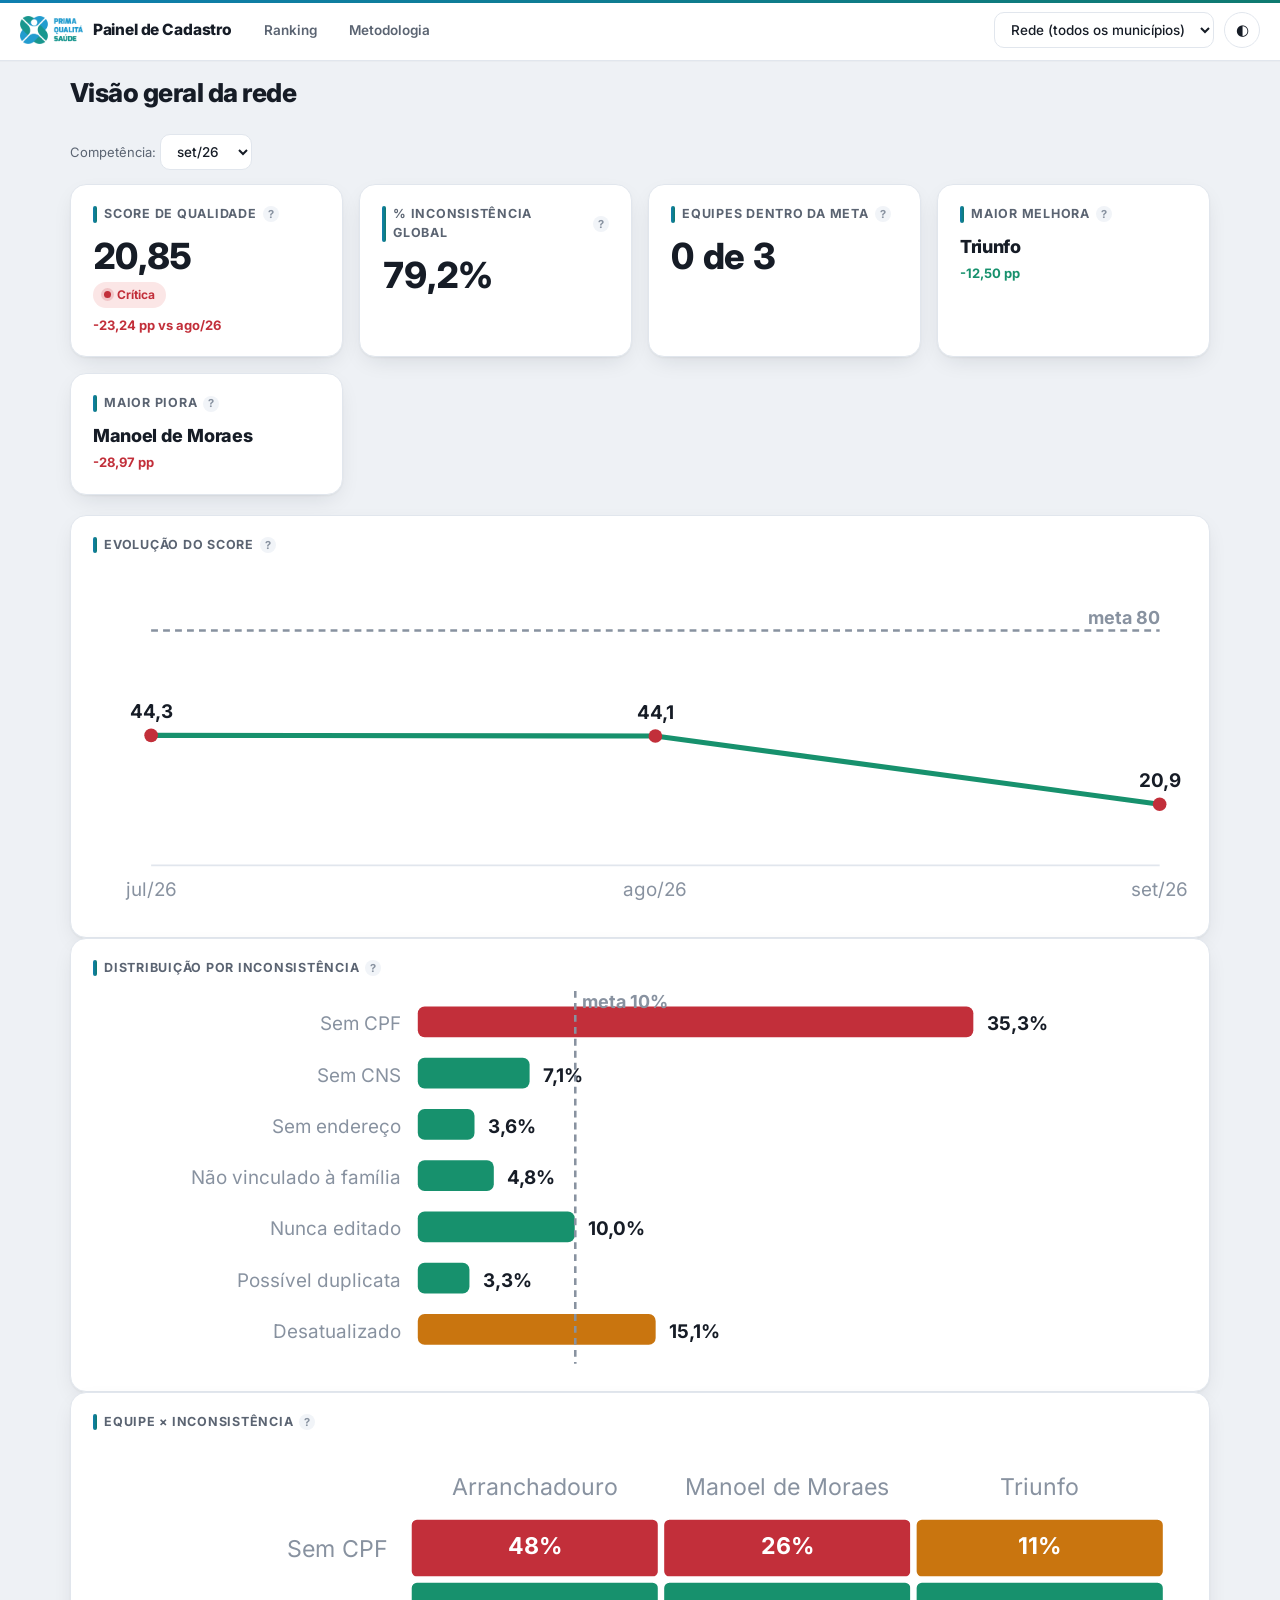
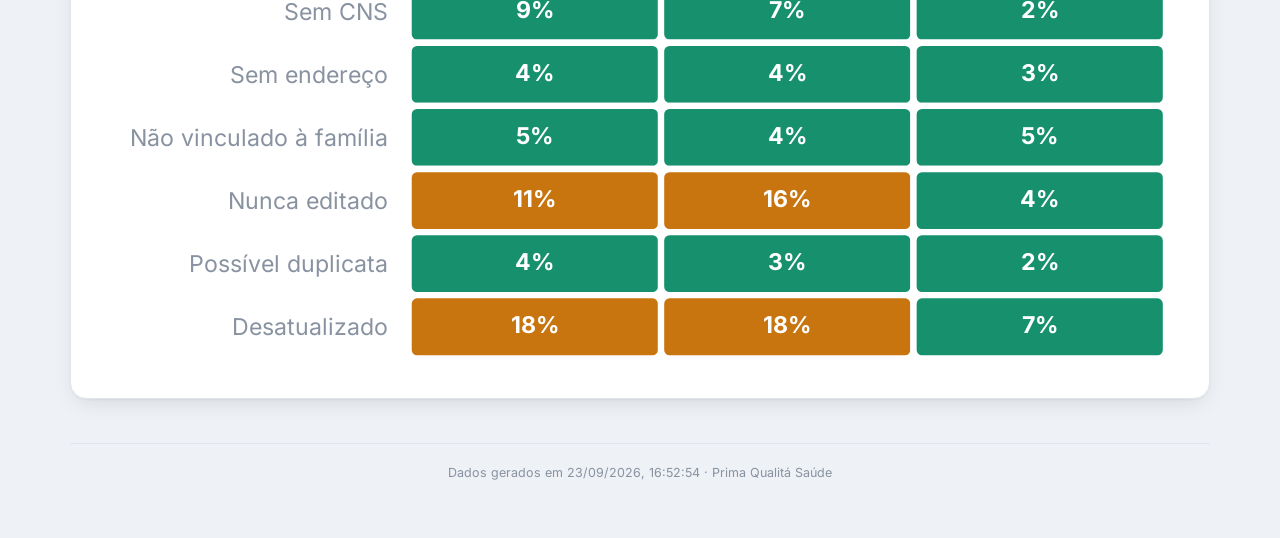
<file: site/index.html>
<!doctype html>
<html lang="pt-BR">
<head>
<meta charset="utf-8">
<meta name="viewport" content="width=device-width, initial-scale=1, viewport-fit=cover">
<title>Painel de Cadastro — Visão da rede</title>
<link rel="stylesheet" href="estilo.css">
</head>
<body>
<div id="app"></div>
<script type="application/json" id="dados-pagina">{"gerado_em": "2026-09-23T16:52:54", "metas": {"meta_inconsistencia_pct": 10, "meta_score": 80, "criticidade": {"adequada": 80, "atencao": 65}}, "indicadores": [{"id": "sem_cpf", "titulo": "Sem CPF", "descricao_curta": "Cadastro sem CPF válido preenchido.", "meta_pct": 10, "entra_no_score": true, "orientacao": "Abra o cadastro do cidadão e preencha o campo de CPF, conferindo o número com um documento oficial. Se o cidadão não tiver CPF, oriente a emissão gratuita pela Receita Federal (app ou site \"Meu CPF\") ou em um posto de atendimento antes de finalizar a correção."}, {"id": "sem_cns", "titulo": "Sem CNS", "descricao_curta": "Cadastro sem Cartão Nacional de Saúde (CNS) preenchido.", "meta_pct": 10, "entra_no_score": true, "orientacao": "Busque o Cartão Nacional de Saúde do cidadão pelo CPF ou pelo nome completo + data de nascimento e registre o número no cadastro. Se o cidadão nunca teve CNS emitido, oriente a solicitação em qualquer unidade de saúde ou pelo aplicativo Meu SUS Digital."}, {"id": "sem_endereco", "titulo": "Sem endereço", "descricao_curta": "Cadastro sem logradouro preenchido.", "meta_pct": 10, "entra_no_score": true, "orientacao": "Complete o logradouro, número e bairro do endereço residencial na próxima visita domiciliar ou contato com o cidadão, e confira se o CEP corresponde ao endereço informado."}, {"id": "sem_vinculo_familiar", "titulo": "Não vinculado à família", "descricao_curta": "Cadastro sem vínculo a uma família no sistema.", "meta_pct": 10, "entra_no_score": true, "orientacao": "Verifique se já existe um cadastro de família no mesmo endereço; se existir, vincule o cidadão a ela. Se não existir, crie o cadastro familiar completo e associe o cidadão como membro."}, {"id": "nunca_editado", "titulo": "Nunca editado", "descricao_curta": "Cadastro nunca foi revisado desde a criação (mesma data de criação e edição, ou sem data de edição registrada).", "meta_pct": 10, "entra_no_score": true, "orientacao": "Abra o cadastro, confira todos os campos com o cidadão (endereço, telefone, condições de saúde, vínculo familiar) e salve a edição — mesmo sem nenhuma mudança, isso registra que o cadastro foi revisado."}, {"id": "possivel_duplicata", "titulo": "Possível duplicata", "descricao_curta": "Cadastro que aparenta ser duplicado de outro (mesmo CPF, mesmo CNS, ou nome muito similar com a mesma data de nascimento).", "meta_pct": 10, "entra_no_score": true, "orientacao": "Abra a planilha de possíveis duplicatas da equipe, compare os cadastros do mesmo grupo e, se forem a mesma pessoa, mescle-os ou inative o mais antigo/incompleto, mantendo o mais atualizado. Confira o alerta de óbito/mudança de território antes de excluir ou inativar qualquer um deles."}, {"id": "desatualizado", "titulo": "Desatualizado", "descricao_curta": "Cadastro sem edição há mais de 24 meses em relação ao fim da competência.", "meta_pct": 10, "entra_no_score": true, "orientacao": "Contate o cidadão (visita domiciliar, telefone ou WhatsApp) para confirmar que os dados continuam corretos e registre uma edição no cadastro — isso também pesa no Score de Qualidade da equipe."}], "grupos": [{"id": "hipertensos", "titulo": "Hipertensos"}, {"id": "diabeticos", "titulo": "Diabéticos"}, {"id": "gestantes", "titulo": "Gestantes"}, {"id": "criancas_0_2", "titulo": "Crianças de 0 a 2 anos"}, {"id": "idosos_60_mais", "titulo": "Idosos de 60 anos ou mais"}], "condicoes": [{"id": "has", "titulo": "Hipertensão (HAS)", "taxa_esperada_min_pct": null, "taxa_esperada_nota": null}, {"id": "diabetes", "titulo": "Diabetes (DM)", "taxa_esperada_min_pct": null, "taxa_esperada_nota": null}, {"id": "alcool", "titulo": "Uso de álcool", "taxa_esperada_min_pct": null, "taxa_esperada_nota": null}, {"id": "drogas", "titulo": "Uso de drogas ilícitas", "taxa_esperada_min_pct": null, "taxa_esperada_nota": null}, {"id": "fumante", "titulo": "Fumante", "taxa_esperada_min_pct": null, "taxa_esperada_nota": null}, {"id": "doenca_respiratoria", "titulo": "Doença respiratória", "taxa_esperada_min_pct": null, "taxa_esperada_nota": null}, {"id": "doenca_cardiaca", "titulo": "Doença cardíaca", "taxa_esperada_min_pct": null, "taxa_esperada_nota": null}, {"id": "doenca_renal", "titulo": "Doença renal", "taxa_esperada_min_pct": null, "taxa_esperada_nota": null}, {"id": "doenca_mental", "titulo": "Doença mental", "taxa_esperada_min_pct": null, "taxa_esperada_nota": null}, {"id": "avc", "titulo": "AVC / Derrame", "taxa_esperada_min_pct": null, "taxa_esperada_nota": null}, {"id": "infarto", "titulo": "Infarto", "taxa_esperada_min_pct": null, "taxa_esperada_nota": null}, {"id": "cancer", "titulo": "Câncer", "taxa_esperada_min_pct": null, "taxa_esperada_nota": null}, {"id": "hanseniase", "titulo": "Hanseníase", "taxa_esperada_min_pct": null, "taxa_esperada_nota": null}, {"id": "tuberculose", "titulo": "Tuberculose", "taxa_esperada_min_pct": null, "taxa_esperada_nota": null}, {"id": "doenca_falciforme", "titulo": "Doença falciforme", "taxa_esperada_min_pct": null, "taxa_esperada_nota": null}, {"id": "internacao_12_meses", "titulo": "Internação nos últimos 12 meses", "taxa_esperada_min_pct": null, "taxa_esperada_nota": null}, {"id": "plantas_medicinais", "titulo": "Usa plantas medicinais", "taxa_esperada_min_pct": null, "taxa_esperada_nota": null}, {"id": "praticas_integrativas", "titulo": "Práticas integrativas e complementares", "taxa_esperada_min_pct": null, "taxa_esperada_nota": null}, {"id": "acamado", "titulo": "Acamado", "taxa_esperada_min_pct": null, "taxa_esperada_nota": null}, {"id": "domiciliado", "titulo": "Domiciliado", "taxa_esperada_min_pct": null, "taxa_esperada_nota": null}, {"id": "gestante", "titulo": "Gestante", "taxa_esperada_min_pct": 1.0, "taxa_esperada_nota": "Estimativa: ~1,5–2% da população total (DATASUS/SINASC)"}], "minimo_cadastros_para_alerta": 300, "municipios": [{"slug": "santa-maria-madalena", "municipio": "Santa Maria Madalena", "brasao": "assets/brasoes/santa_maria_madalena.jfif", "competencias": ["2026-07", "2026-08", "2026-09"], "equipes": [{"slug": "arranchadouro", "equipe": "Arranchadouro", "ine": null, "link_drive": null, "link_padlet": null, "serie": [{"competencia": "2026-07", "total_cadastrados": 5728, "score": 28.12, "dado_incompleto": true, "indicadores_ausentes": ["desatualizado", "nunca_editado", "sem_endereco"], "indicadores": [{"id": "sem_cpf", "valor": 2928, "ausente": false}, {"id": "sem_cns", "valor": 523, "ausente": false}, {"id": "sem_endereco", "ausente": true}, {"id": "sem_vinculo_familiar", "valor": 362, "ausente": false}, {"id": "nunca_editado", "ausente": true}, {"id": "possivel_duplicata", "valor": 304, "ausente": false}, {"id": "desatualizado", "ausente": true}]}, {"competencia": "2026-08", "total_cadastrados": 5752, "score": 28.2, "dado_incompleto": true, "indicadores_ausentes": ["desatualizado", "nunca_editado", "sem_endereco"], "indicadores": [{"id": "sem_cpf", "valor": 2890, "ausente": false}, {"id": "sem_cns", "valor": 548, "ausente": false}, {"id": "sem_endereco", "ausente": true}, {"id": "sem_vinculo_familiar", "valor": 365, "ausente": false}, {"id": "nunca_editado", "ausente": true}, {"id": "possivel_duplicata", "valor": 327, "ausente": false}, {"id": "desatualizado", "ausente": true}]}, {"competencia": "2026-09", "total_cadastrados": 5664, "score": 1.85, "dado_incompleto": false, "indicadores_ausentes": [], "indicadores": [{"id": "sem_cpf", "valor": 2715, "ausente": false}, {"id": "sem_cns", "valor": 521, "ausente": false}, {"id": "sem_endereco", "valor": 206, "ausente": false}, {"id": "sem_vinculo_familiar", "valor": 277, "ausente": false}, {"id": "nunca_editado", "valor": 615, "ausente": false}, {"id": "possivel_duplicata", "valor": 222, "ausente": false}, {"id": "desatualizado", "valor": 1003, "ausente": false}], "microareas": [{"microarea": "MICROAREA 13", "total_cadastrados": 1064, "indicadores": [{"id": "sem_cpf", "valor": 166, "ausente": false}, {"id": "sem_cns", "valor": 238, "ausente": false}, {"id": "sem_endereco", "valor": 1, "ausente": false}, {"id": "sem_vinculo_familiar", "valor": 4, "ausente": false}, {"id": "nunca_editado", "valor": 91, "ausente": false}, {"id": "possivel_duplicata", "valor": 40, "ausente": false}, {"id": "desatualizado", "valor": 0, "ausente": false}]}, {"microarea": "MICROÁREA 04", "total_cadastrados": 556, "indicadores": [{"id": "sem_cpf", "valor": 401, "ausente": false}, {"id": "sem_cns", "valor": 19, "ausente": false}, {"id": "sem_endereco", "valor": 84, "ausente": false}, {"id": "sem_vinculo_familiar", "valor": 110, "ausente": false}, {"id": "nunca_editado", "valor": 25, "ausente": false}, {"id": "possivel_duplicata", "valor": 47, "ausente": false}, {"id": "desatualizado", "valor": 0, "ausente": false}]}, {"microarea": "MICROÁREA 06", "total_cadastrados": 389, "indicadores": [{"id": "sem_cpf", "valor": 267, "ausente": false}, {"id": "sem_cns", "valor": 19, "ausente": false}, {"id": "sem_endereco", "valor": 5, "ausente": false}, {"id": "sem_vinculo_familiar", "valor": 11, "ausente": false}, {"id": "nunca_editado", "valor": 152, "ausente": false}, {"id": "possivel_duplicata", "valor": 11, "ausente": false}, {"id": "desatualizado", "valor": 122, "ausente": false}]}, {"microarea": "MICROÁREA 07", "total_cadastrados": 410, "indicadores": [{"id": "sem_cpf", "valor": 222, "ausente": false}, {"id": "sem_cns", "valor": 6, "ausente": false}, {"id": "sem_endereco", "valor": 4, "ausente": false}, {"id": "sem_vinculo_familiar", "valor": 10, "ausente": false}, {"id": "nunca_editado", "valor": 7, "ausente": false}, {"id": "possivel_duplicata", "valor": 12, "ausente": false}, {"id": "desatualizado", "valor": 7, "ausente": false}]}, {"microarea": "MICROÁREA 08", "total_cadastrados": 250, "indicadores": [{"id": "sem_cpf", "valor": 51, "ausente": false}, {"id": "sem_cns", "valor": 19, "ausente": false}, {"id": "sem_endereco", "valor": 1, "ausente": false}, {"id": "sem_vinculo_familiar", "valor": 4, "ausente": false}, {"id": "nunca_editado", "valor": 7, "ausente": false}, {"id": "possivel_duplicata", "valor": 8, "ausente": false}, {"id": "desatualizado", "valor": 0, "ausente": false}]}, {"microarea": "MICROÁREA 09", "total_cadastrados": 643, "indicadores": [{"id": "sem_cpf", "valor": 241, "ausente": false}, {"id": "sem_cns", "valor": 11, "ausente": false}, {"id": "sem_endereco", "valor": 13, "ausente": false}, {"id": "sem_vinculo_familiar", "valor": 18, "ausente": false}, {"id": "nunca_editado", "valor": 7, "ausente": false}, {"id": "possivel_duplicata", "valor": 19, "ausente": false}, {"id": "desatualizado", "valor": 0, "ausente": false}]}, {"microarea": "MICROÁREA 10", "total_cadastrados": 247, "indicadores": [{"id": "sem_cpf", "valor": 15, "ausente": false}, {"id": "sem_cns", "valor": 5, "ausente": false}, {"id": "sem_endereco", "valor": 7, "ausente": false}, {"id": "sem_vinculo_familiar", "valor": 9, "ausente": false}, {"id": "nunca_editado", "valor": 24, "ausente": false}, {"id": "possivel_duplicata", "valor": 10, "ausente": false}, {"id": "desatualizado", "valor": 5, "ausente": false}]}, {"microarea": "MICROÁREA 11", "total_cadastrados": 500, "indicadores": [{"id": "sem_cpf", "valor": 155, "ausente": false}, {"id": "sem_cns", "valor": 54, "ausente": false}, {"id": "sem_endereco", "valor": 3, "ausente": false}, {"id": "sem_vinculo_familiar", "valor": 3, "ausente": false}, {"id": "nunca_editado", "valor": 111, "ausente": false}, {"id": "possivel_duplicata", "valor": 18, "ausente": false}, {"id": "desatualizado", "valor": 262, "ausente": false}]}, {"microarea": "MICROÁREA 12", "total_cadastrados": 743, "indicadores": [{"id": "sem_cpf", "valor": 525, "ausente": false}, {"id": "sem_cns", "valor": 101, "ausente": false}, {"id": "sem_endereco", "valor": 8, "ausente": false}, {"id": "sem_vinculo_familiar", "valor": 12, "ausente": false}, {"id": "nunca_editado", "valor": 105, "ausente": false}, {"id": "possivel_duplicata", "valor": 21, "ausente": false}, {"id": "desatualizado", "valor": 561, "ausente": false}]}, {"microarea": "MICROÁREA 14", "total_cadastrados": 862, "indicadores": [{"id": "sem_cpf", "valor": 672, "ausente": false}, {"id": "sem_cns", "valor": 49, "ausente": false}, {"id": "sem_endereco", "valor": 80, "ausente": false}, {"id": "sem_vinculo_familiar", "valor": 96, "ausente": false}, {"id": "nunca_editado", "valor": 86, "ausente": false}, {"id": "possivel_duplicata", "valor": 36, "ausente": false}, {"id": "desatualizado", "valor": 46, "ausente": false}]}], "estado": {"limpos": 1915, "com_1": 2306, "com_2": 1173, "com_3_mais": 270, "media_inconsistencias": 0.981, "fora_area": 47, "total_bruto": 5711}, "faixa_etaria": [{"faixa": "<1", "indicador_id": "sem_cpf", "valor": 0, "total_cadastrados": 36}, {"faixa": "1-4", "indicador_id": "sem_cpf", "valor": 22, "total_cadastrados": 188}, {"faixa": "5-9", "indicador_id": "sem_cpf", "valor": 144, "total_cadastrados": 296}, {"faixa": "10-17", "indicador_id": "sem_cpf", "valor": 318, "total_cadastrados": 536}, {"faixa": "18-59", "indicador_id": "sem_cpf", "valor": 1512, "total_cadastrados": 3050}, {"faixa": "60+", "indicador_id": "sem_cpf", "valor": 717, "total_cadastrados": 1556}], "grupos": [{"id": "criancas_0_2", "total_grupo": 135, "metricas": [{"id": "falha_identificacao_vinculo", "valor": 48}, {"id": "sem_cns", "valor": 44}, {"id": "sem_cpf", "valor": 4}]}, {"id": "diabeticos", "total_grupo": 396, "metricas": [{"id": "falha_identificacao_vinculo", "valor": 171}, {"id": "sem_cns", "valor": 22}, {"id": "sem_cpf", "valor": 145}]}, {"id": "gestantes", "total_grupo": 18, "metricas": [{"id": "falha_identificacao_vinculo", "valor": 4}, {"id": "sem_cns", "valor": 1}, {"id": "sem_cpf", "valor": 3}]}, {"id": "hipertensos", "total_grupo": 1429, "metricas": [{"id": "falha_identificacao_vinculo", "valor": 699}, {"id": "sem_cns", "valor": 75}, {"id": "sem_cpf", "valor": 614}]}, {"id": "idosos_60_mais", "total_grupo": 1556, "metricas": [{"id": "falha_identificacao_vinculo", "valor": 843}, {"id": "sem_cns", "valor": 110}, {"id": "sem_cpf", "valor": 717}]}], "condicoes": [{"id": "has", "valor": 1429, "total_cadastrados": 5664}, {"id": "diabetes", "valor": 396, "total_cadastrados": 5664}, {"id": "alcool", "valor": 236, "total_cadastrados": 5664}, {"id": "drogas", "valor": 11, "total_cadastrados": 5664}, {"id": "fumante", "valor": 258, "total_cadastrados": 5664}, {"id": "doenca_respiratoria", "valor": 63, "total_cadastrados": 5664}, {"id": "doenca_cardiaca", "valor": 96, "total_cadastrados": 5664}, {"id": "doenca_renal", "valor": 32, "total_cadastrados": 5664}, {"id": "doenca_mental", "valor": 55, "total_cadastrados": 5664}, {"id": "avc", "valor": 51, "total_cadastrados": 5664}, {"id": "infarto", "valor": 34, "total_cadastrados": 5664}, {"id": "cancer", "valor": 79, "total_cadastrados": 5664}, {"id": "hanseniase", "valor": 1, "total_cadastrados": 5664}, {"id": "tuberculose", "valor": 1, "total_cadastrados": 5664}, {"id": "doenca_falciforme", "valor": 0, "total_cadastrados": 5664}, {"id": "internacao_12_meses", "valor": 0, "total_cadastrados": 5664}, {"id": "plantas_medicinais", "valor": 0, "total_cadastrados": 5664}, {"id": "praticas_integrativas", "valor": 0, "total_cadastrados": 5664}, {"id": "acamado", "valor": 27, "total_cadastrados": 5664}, {"id": "domiciliado", "valor": 33, "total_cadastrados": 5664}, {"id": "gestante", "valor": 18, "total_cadastrados": 5664}]}]}, {"slug": "manoel-de-moraes", "equipe": "Manoel de Moraes", "ine": null, "link_drive": null, "link_padlet": null, "serie": [{"competencia": "2026-07", "total_cadastrados": 1597, "score": 48.47, "dado_incompleto": true, "indicadores_ausentes": ["desatualizado", "nunca_editado", "sem_endereco"], "indicadores": [{"id": "sem_cpf", "valor": 526, "ausente": false}, {"id": "sem_cns", "valor": 117, "ausente": false}, {"id": "sem_endereco", "ausente": true}, {"id": "sem_vinculo_familiar", "valor": 94, "ausente": false}, {"id": "nunca_editado", "ausente": true}, {"id": "possivel_duplicata", "valor": 86, "ausente": false}, {"id": "desatualizado", "ausente": true}]}, {"competencia": "2026-08", "total_cadastrados": 1598, "score": 50.44, "dado_incompleto": true, "indicadores_ausentes": ["desatualizado", "nunca_editado", "sem_endereco"], "indicadores": [{"id": "sem_cpf", "valor": 500, "ausente": false}, {"id": "sem_cns", "valor": 118, "ausente": false}, {"id": "sem_endereco", "ausente": true}, {"id": "sem_vinculo_familiar", "valor": 87, "ausente": false}, {"id": "nunca_editado", "ausente": true}, {"id": "possivel_duplicata", "valor": 87, "ausente": false}, {"id": "desatualizado", "ausente": true}]}, {"competencia": "2026-09", "total_cadastrados": 1579, "score": 21.47, "dado_incompleto": false, "indicadores_ausentes": [], "indicadores": [{"id": "sem_cpf", "valor": 414, "ausente": false}, {"id": "sem_cns", "valor": 111, "ausente": false}, {"id": "sem_endereco", "valor": 59, "ausente": false}, {"id": "sem_vinculo_familiar", "valor": 63, "ausente": false}, {"id": "nunca_editado", "valor": 250, "ausente": false}, {"id": "possivel_duplicata", "valor": 54, "ausente": false}, {"id": "desatualizado", "valor": 289, "ausente": false}], "microareas": [{"microarea": "MICROÁREA 01", "total_cadastrados": 294, "indicadores": [{"id": "sem_cpf", "valor": 50, "ausente": false}, {"id": "sem_cns", "valor": 19, "ausente": false}, {"id": "sem_endereco", "valor": 9, "ausente": false}, {"id": "sem_vinculo_familiar", "valor": 10, "ausente": false}, {"id": "nunca_editado", "valor": 46, "ausente": false}, {"id": "possivel_duplicata", "valor": 23, "ausente": false}, {"id": "desatualizado", "valor": 35, "ausente": false}]}, {"microarea": "MICROÁREA 02", "total_cadastrados": 272, "indicadores": [{"id": "sem_cpf", "valor": 52, "ausente": false}, {"id": "sem_cns", "valor": 21, "ausente": false}, {"id": "sem_endereco", "valor": 11, "ausente": false}, {"id": "sem_vinculo_familiar", "valor": 11, "ausente": false}, {"id": "nunca_editado", "valor": 18, "ausente": false}, {"id": "possivel_duplicata", "valor": 6, "ausente": false}, {"id": "desatualizado", "valor": 3, "ausente": false}]}, {"microarea": "MICROÁREA 03", "total_cadastrados": 133, "indicadores": [{"id": "sem_cpf", "valor": 8, "ausente": false}, {"id": "sem_cns", "valor": 0, "ausente": false}, {"id": "sem_endereco", "valor": 0, "ausente": false}, {"id": "sem_vinculo_familiar", "valor": 1, "ausente": false}, {"id": "nunca_editado", "valor": 0, "ausente": false}, {"id": "possivel_duplicata", "valor": 1, "ausente": false}, {"id": "desatualizado", "valor": 0, "ausente": false}]}, {"microarea": "MICROÁREA 04", "total_cadastrados": 285, "indicadores": [{"id": "sem_cpf", "valor": 81, "ausente": false}, {"id": "sem_cns", "valor": 44, "ausente": false}, {"id": "sem_endereco", "valor": 39, "ausente": false}, {"id": "sem_vinculo_familiar", "valor": 41, "ausente": false}, {"id": "nunca_editado", "valor": 41, "ausente": false}, {"id": "possivel_duplicata", "valor": 16, "ausente": false}, {"id": "desatualizado", "valor": 76, "ausente": false}]}, {"microarea": "MICROÁREA 05", "total_cadastrados": 141, "indicadores": [{"id": "sem_cpf", "valor": 10, "ausente": false}, {"id": "sem_cns", "valor": 4, "ausente": false}, {"id": "sem_endereco", "valor": 0, "ausente": false}, {"id": "sem_vinculo_familiar", "valor": 0, "ausente": false}, {"id": "nunca_editado", "valor": 0, "ausente": false}, {"id": "possivel_duplicata", "valor": 0, "ausente": false}, {"id": "desatualizado", "valor": 0, "ausente": false}]}, {"microarea": "MICROÁREA 06", "total_cadastrados": 454, "indicadores": [{"id": "sem_cpf", "valor": 213, "ausente": false}, {"id": "sem_cns", "valor": 23, "ausente": false}, {"id": "sem_endereco", "valor": 0, "ausente": false}, {"id": "sem_vinculo_familiar", "valor": 0, "ausente": false}, {"id": "nunca_editado", "valor": 145, "ausente": false}, {"id": "possivel_duplicata", "valor": 8, "ausente": false}, {"id": "desatualizado", "valor": 175, "ausente": false}]}], "estado": {"limpos": 846, "com_1": 352, "com_2": 299, "com_3_mais": 82, "media_inconsistencias": 0.785, "fora_area": 3, "total_bruto": 1582}, "faixa_etaria": [{"faixa": "<1", "indicador_id": "sem_cpf", "valor": 0, "total_cadastrados": 13}, {"faixa": "1-4", "indicador_id": "sem_cpf", "valor": 2, "total_cadastrados": 53}, {"faixa": "5-9", "indicador_id": "sem_cpf", "valor": 14, "total_cadastrados": 90}, {"faixa": "10-17", "indicador_id": "sem_cpf", "valor": 48, "total_cadastrados": 140}, {"faixa": "18-59", "indicador_id": "sem_cpf", "valor": 261, "total_cadastrados": 870}, {"faixa": "60+", "indicador_id": "sem_cpf", "valor": 89, "total_cadastrados": 413}], "grupos": [{"id": "criancas_0_2", "total_grupo": 32, "metricas": [{"id": "falha_identificacao_vinculo", "valor": 7}, {"id": "sem_cns", "valor": 7}, {"id": "sem_cpf", "valor": 0}]}, {"id": "diabeticos", "total_grupo": 107, "metricas": [{"id": "falha_identificacao_vinculo", "valor": 16}, {"id": "sem_cns", "valor": 3}, {"id": "sem_cpf", "valor": 13}]}, {"id": "gestantes", "total_grupo": 6, "metricas": [{"id": "falha_identificacao_vinculo", "valor": 1}, {"id": "sem_cns", "valor": 1}, {"id": "sem_cpf", "valor": 0}]}, {"id": "hipertensos", "total_grupo": 353, "metricas": [{"id": "falha_identificacao_vinculo", "valor": 68}, {"id": "sem_cns", "valor": 9}, {"id": "sem_cpf", "valor": 58}]}, {"id": "idosos_60_mais", "total_grupo": 413, "metricas": [{"id": "falha_identificacao_vinculo", "valor": 114}, {"id": "sem_cns", "valor": 23}, {"id": "sem_cpf", "valor": 89}]}], "condicoes": [{"id": "has", "valor": 353, "total_cadastrados": 1579}, {"id": "diabetes", "valor": 107, "total_cadastrados": 1579}, {"id": "alcool", "valor": 39, "total_cadastrados": 1579}, {"id": "drogas", "valor": 4, "total_cadastrados": 1579}, {"id": "fumante", "valor": 75, "total_cadastrados": 1579}, {"id": "doenca_respiratoria", "valor": 30, "total_cadastrados": 1579}, {"id": "doenca_cardiaca", "valor": 23, "total_cadastrados": 1579}, {"id": "doenca_renal", "valor": 3, "total_cadastrados": 1579}, {"id": "doenca_mental", "valor": 21, "total_cadastrados": 1579}, {"id": "avc", "valor": 13, "total_cadastrados": 1579}, {"id": "infarto", "valor": 1, "total_cadastrados": 1579}, {"id": "cancer", "valor": 25, "total_cadastrados": 1579}, {"id": "hanseniase", "valor": 0, "total_cadastrados": 1579}, {"id": "tuberculose", "valor": 0, "total_cadastrados": 1579}, {"id": "doenca_falciforme", "valor": 0, "total_cadastrados": 1579}, {"id": "internacao_12_meses", "valor": 0, "total_cadastrados": 1579}, {"id": "plantas_medicinais", "valor": 0, "total_cadastrados": 1579}, {"id": "praticas_integrativas", "valor": 0, "total_cadastrados": 1579}, {"id": "acamado", "valor": 4, "total_cadastrados": 1579}, {"id": "domiciliado", "valor": 76, "total_cadastrados": 1579}, {"id": "gestante", "valor": 6, "total_cadastrados": 1579}]}]}, {"slug": "triunfo", "equipe": "Triunfo", "ine": null, "link_drive": null, "link_padlet": null, "serie": [{"competencia": "2026-07", "total_cadastrados": 2413, "score": 79.98, "dado_incompleto": true, "indicadores_ausentes": ["desatualizado", "nunca_editado", "sem_endereco"], "indicadores": [{"id": "sem_cpf", "valor": 322, "ausente": false}, {"id": "sem_cns", "valor": 67, "ausente": false}, {"id": "sem_endereco", "ausente": true}, {"id": "sem_vinculo_familiar", "valor": 41, "ausente": false}, {"id": "nunca_editado", "ausente": true}, {"id": "possivel_duplicata", "valor": 53, "ausente": false}, {"id": "desatualizado", "ausente": true}]}, {"competencia": "2026-08", "total_cadastrados": 2402, "score": 77.94, "dado_incompleto": true, "indicadores_ausentes": ["desatualizado", "nunca_editado", "sem_endereco"], "indicadores": [{"id": "sem_cpf", "valor": 299, "ausente": false}, {"id": "sem_cns", "valor": 58, "ausente": false}, {"id": "sem_endereco", "ausente": true}, {"id": "sem_vinculo_familiar", "valor": 120, "ausente": false}, {"id": "nunca_editado", "ausente": true}, {"id": "possivel_duplicata", "valor": 53, "ausente": false}, {"id": "desatualizado", "ausente": true}]}, {"competencia": "2026-09", "total_cadastrados": 2390, "score": 65.44, "dado_incompleto": false, "indicadores_ausentes": [], "indicadores": [{"id": "sem_cpf", "valor": 269, "ausente": false}, {"id": "sem_cns", "valor": 52, "ausente": false}, {"id": "sem_endereco", "valor": 82, "ausente": false}, {"id": "sem_vinculo_familiar", "valor": 125, "ausente": false}, {"id": "nunca_editado", "valor": 95, "ausente": false}, {"id": "possivel_duplicata", "valor": 40, "ausente": false}, {"id": "desatualizado", "valor": 163, "ausente": false}], "microareas": [{"microarea": "MICROÁREA 01", "total_cadastrados": 170, "indicadores": [{"id": "sem_cpf", "valor": 0, "ausente": false}, {"id": "sem_cns", "valor": 0, "ausente": false}, {"id": "sem_endereco", "valor": 0, "ausente": false}, {"id": "sem_vinculo_familiar", "valor": 0, "ausente": false}, {"id": "nunca_editado", "valor": 5, "ausente": false}, {"id": "possivel_duplicata", "valor": 5, "ausente": false}, {"id": "desatualizado", "valor": 0, "ausente": false}]}, {"microarea": "MICROÁREA 02", "total_cadastrados": 205, "indicadores": [{"id": "sem_cpf", "valor": 7, "ausente": false}, {"id": "sem_cns", "valor": 3, "ausente": false}, {"id": "sem_endereco", "valor": 4, "ausente": false}, {"id": "sem_vinculo_familiar", "valor": 7, "ausente": false}, {"id": "nunca_editado", "valor": 1, "ausente": false}, {"id": "possivel_duplicata", "valor": 3, "ausente": false}, {"id": "desatualizado", "valor": 6, "ausente": false}]}, {"microarea": "MICROÁREA 03", "total_cadastrados": 206, "indicadores": [{"id": "sem_cpf", "valor": 1, "ausente": false}, {"id": "sem_cns", "valor": 1, "ausente": false}, {"id": "sem_endereco", "valor": 0, "ausente": false}, {"id": "sem_vinculo_familiar", "valor": 5, "ausente": false}, {"id": "nunca_editado", "valor": 4, "ausente": false}, {"id": "possivel_duplicata", "valor": 6, "ausente": false}, {"id": "desatualizado", "valor": 0, "ausente": false}]}, {"microarea": "MICROÁREA 04", "total_cadastrados": 275, "indicadores": [{"id": "sem_cpf", "valor": 1, "ausente": false}, {"id": "sem_cns", "valor": 0, "ausente": false}, {"id": "sem_endereco", "valor": 7, "ausente": false}, {"id": "sem_vinculo_familiar", "valor": 10, "ausente": false}, {"id": "nunca_editado", "valor": 3, "ausente": false}, {"id": "possivel_duplicata", "valor": 2, "ausente": false}, {"id": "desatualizado", "valor": 0, "ausente": false}]}, {"microarea": "MICROÁREA 05", "total_cadastrados": 298, "indicadores": [{"id": "sem_cpf", "valor": 4, "ausente": false}, {"id": "sem_cns", "valor": 6, "ausente": false}, {"id": "sem_endereco", "valor": 0, "ausente": false}, {"id": "sem_vinculo_familiar", "valor": 1, "ausente": false}, {"id": "nunca_editado", "valor": 13, "ausente": false}, {"id": "possivel_duplicata", "valor": 6, "ausente": false}, {"id": "desatualizado", "valor": 0, "ausente": false}]}, {"microarea": "MICROÁREA 06", "total_cadastrados": 210, "indicadores": [{"id": "sem_cpf", "valor": 12, "ausente": false}, {"id": "sem_cns", "valor": 2, "ausente": false}, {"id": "sem_endereco", "valor": 5, "ausente": false}, {"id": "sem_vinculo_familiar", "valor": 5, "ausente": false}, {"id": "nunca_editado", "valor": 10, "ausente": false}, {"id": "possivel_duplicata", "valor": 8, "ausente": false}, {"id": "desatualizado", "valor": 14, "ausente": false}]}, {"microarea": "MICROÁREA 08", "total_cadastrados": 664, "indicadores": [{"id": "sem_cpf", "valor": 6, "ausente": false}, {"id": "sem_cns", "valor": 3, "ausente": false}, {"id": "sem_endereco", "valor": 0, "ausente": false}, {"id": "sem_vinculo_familiar", "valor": 1, "ausente": false}, {"id": "nunca_editado", "valor": 23, "ausente": false}, {"id": "possivel_duplicata", "valor": 5, "ausente": false}, {"id": "desatualizado", "valor": 11, "ausente": false}]}, {"microarea": "MICROÁREA 09", "total_cadastrados": 362, "indicadores": [{"id": "sem_cpf", "valor": 238, "ausente": false}, {"id": "sem_cns", "valor": 37, "ausente": false}, {"id": "sem_endereco", "valor": 66, "ausente": false}, {"id": "sem_vinculo_familiar", "valor": 96, "ausente": false}, {"id": "nunca_editado", "valor": 36, "ausente": false}, {"id": "possivel_duplicata", "valor": 5, "ausente": false}, {"id": "desatualizado", "valor": 132, "ausente": false}]}], "estado": {"limpos": 1935, "com_1": 203, "com_2": 150, "com_3_mais": 102, "media_inconsistencias": 0.346, "fora_area": 6, "total_bruto": 2396}, "faixa_etaria": [{"faixa": "<1", "indicador_id": "sem_cpf", "valor": 0, "total_cadastrados": 13}, {"faixa": "1-4", "indicador_id": "sem_cpf", "valor": 3, "total_cadastrados": 82}, {"faixa": "5-9", "indicador_id": "sem_cpf", "valor": 18, "total_cadastrados": 144}, {"faixa": "10-17", "indicador_id": "sem_cpf", "valor": 19, "total_cadastrados": 211}, {"faixa": "18-59", "indicador_id": "sem_cpf", "valor": 139, "total_cadastrados": 1272}, {"faixa": "60+", "indicador_id": "sem_cpf", "valor": 90, "total_cadastrados": 668}], "grupos": [{"id": "criancas_0_2", "total_grupo": 55, "metricas": [{"id": "falha_identificacao_vinculo", "valor": 10}, {"id": "sem_cns", "valor": 8}, {"id": "sem_cpf", "valor": 0}]}, {"id": "diabeticos", "total_grupo": 187, "metricas": [{"id": "falha_identificacao_vinculo", "valor": 7}, {"id": "sem_cns", "valor": 2}, {"id": "sem_cpf", "valor": 1}]}, {"id": "gestantes", "total_grupo": 4, "metricas": [{"id": "falha_identificacao_vinculo", "valor": 2}, {"id": "sem_cns", "valor": 2}, {"id": "sem_cpf", "valor": 0}]}, {"id": "hipertensos", "total_grupo": 571, "metricas": [{"id": "falha_identificacao_vinculo", "valor": 19}, {"id": "sem_cns", "valor": 8}, {"id": "sem_cpf", "valor": 5}]}, {"id": "idosos_60_mais", "total_grupo": 668, "metricas": [{"id": "falha_identificacao_vinculo", "valor": 109}, {"id": "sem_cns", "valor": 13}, {"id": "sem_cpf", "valor": 90}]}], "condicoes": [{"id": "has", "valor": 571, "total_cadastrados": 2390}, {"id": "diabetes", "valor": 187, "total_cadastrados": 2390}, {"id": "alcool", "valor": 142, "total_cadastrados": 2390}, {"id": "drogas", "valor": 3, "total_cadastrados": 2390}, {"id": "fumante", "valor": 92, "total_cadastrados": 2390}, {"id": "doenca_respiratoria", "valor": 27, "total_cadastrados": 2390}, {"id": "doenca_cardiaca", "valor": 31, "total_cadastrados": 2390}, {"id": "doenca_renal", "valor": 14, "total_cadastrados": 2390}, {"id": "doenca_mental", "valor": 27, "total_cadastrados": 2390}, {"id": "avc", "valor": 21, "total_cadastrados": 2390}, {"id": "infarto", "valor": 11, "total_cadastrados": 2390}, {"id": "cancer", "valor": 19, "total_cadastrados": 2390}, {"id": "hanseniase", "valor": 0, "total_cadastrados": 2390}, {"id": "tuberculose", "valor": 1, "total_cadastrados": 2390}, {"id": "doenca_falciforme", "valor": 0, "total_cadastrados": 2390}, {"id": "internacao_12_meses", "valor": 0, "total_cadastrados": 2390}, {"id": "plantas_medicinais", "valor": 0, "total_cadastrados": 2390}, {"id": "praticas_integrativas", "valor": 0, "total_cadastrados": 2390}, {"id": "acamado", "valor": 1, "total_cadastrados": 2390}, {"id": "domiciliado", "valor": 94, "total_cadastrados": 2390}, {"id": "gestante", "valor": 4, "total_cadastrados": 2390}]}]}]}]}</script>
<script type="application/json" id="rota-pagina">{"tipo": "rede", "prefixo": ""}</script>
<script src="app.js"></script>
</body>
</html>
</file>
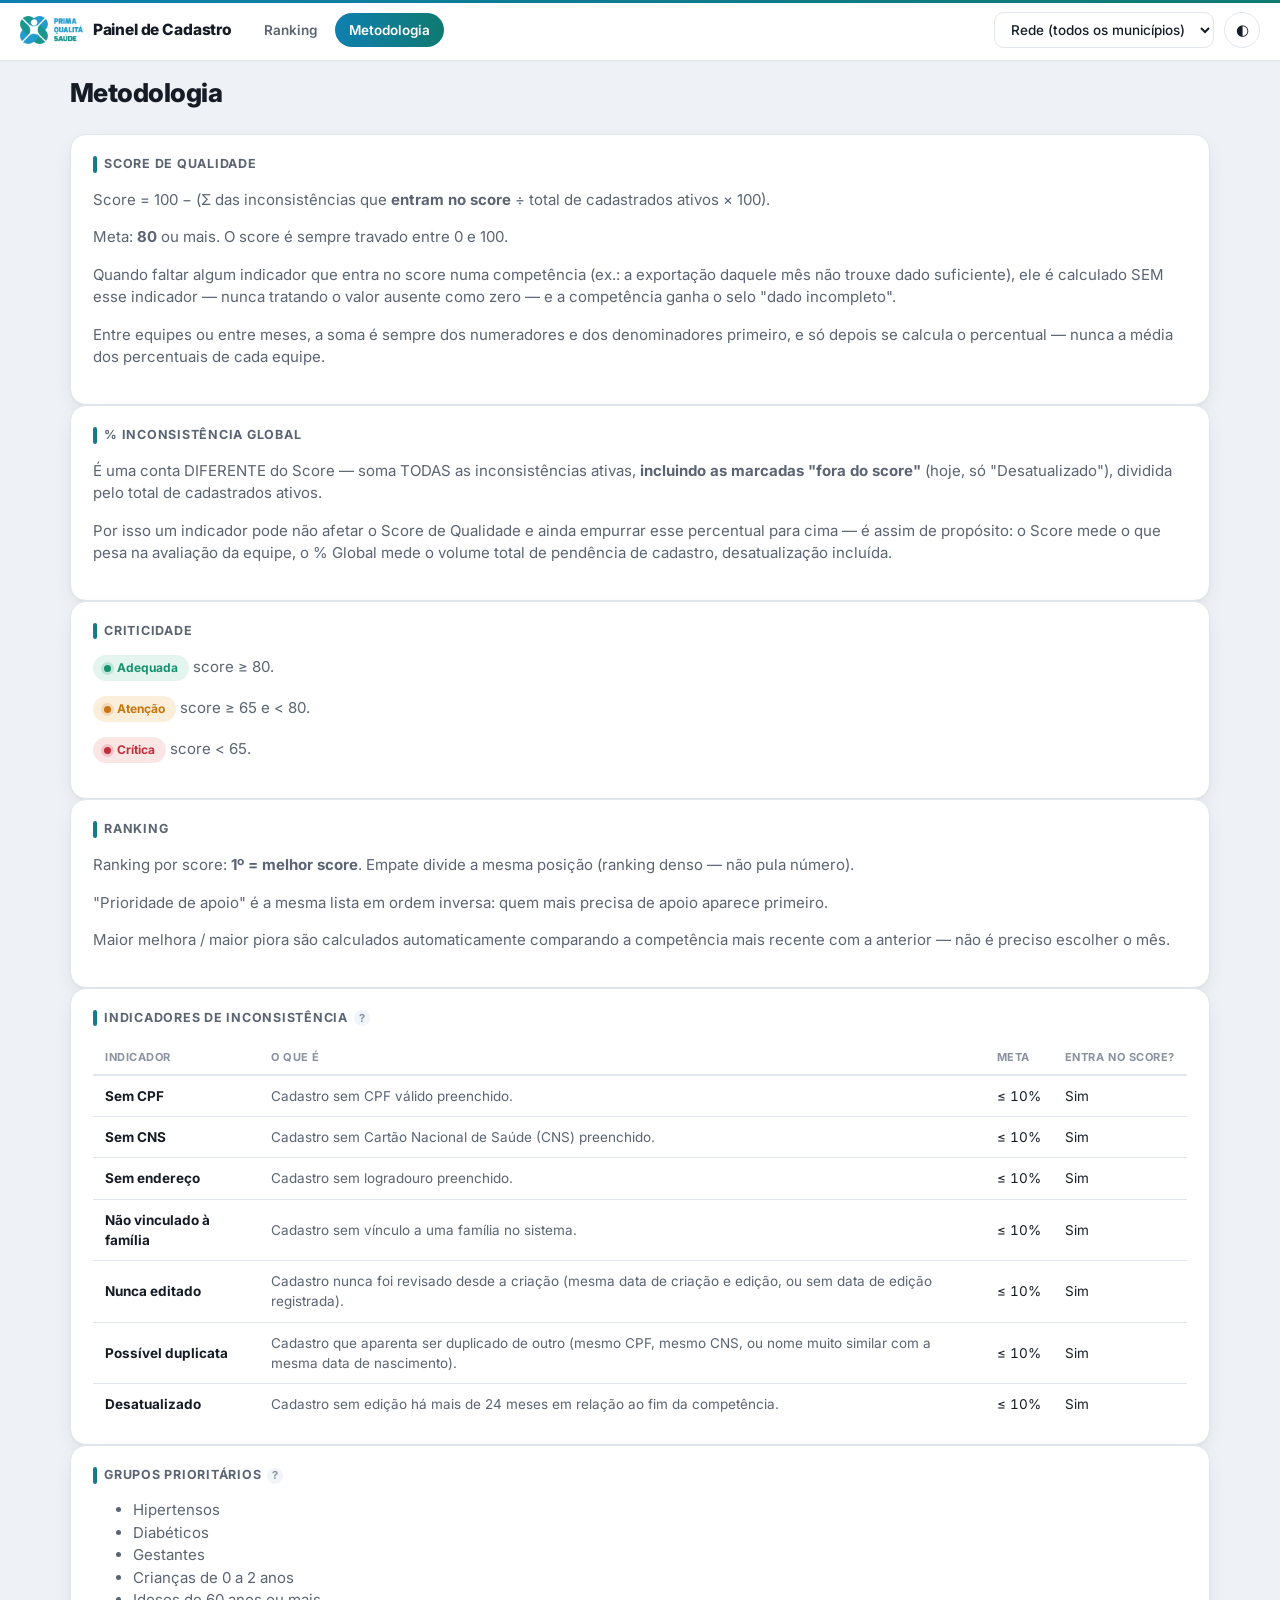
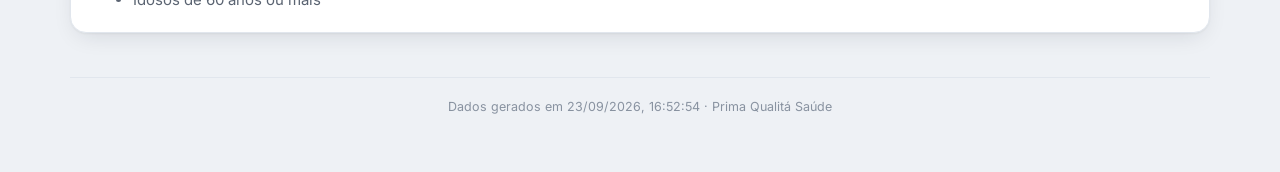
<file: site/metodologia/index.html>
<!doctype html>
<html lang="pt-BR">
<head>
<meta charset="utf-8">
<meta name="viewport" content="width=device-width, initial-scale=1, viewport-fit=cover">
<title>Painel de Cadastro — Metodologia</title>
<link rel="stylesheet" href="../estilo.css">
</head>
<body>
<div id="app"></div>
<script type="application/json" id="dados-pagina">{"gerado_em": "2026-09-23T16:52:54", "metas": {"meta_inconsistencia_pct": 10, "meta_score": 80, "criticidade": {"adequada": 80, "atencao": 65}}, "indicadores": [{"id": "sem_cpf", "titulo": "Sem CPF", "descricao_curta": "Cadastro sem CPF válido preenchido.", "meta_pct": 10, "entra_no_score": true, "orientacao": "Abra o cadastro do cidadão e preencha o campo de CPF, conferindo o número com um documento oficial. Se o cidadão não tiver CPF, oriente a emissão gratuita pela Receita Federal (app ou site \"Meu CPF\") ou em um posto de atendimento antes de finalizar a correção."}, {"id": "sem_cns", "titulo": "Sem CNS", "descricao_curta": "Cadastro sem Cartão Nacional de Saúde (CNS) preenchido.", "meta_pct": 10, "entra_no_score": true, "orientacao": "Busque o Cartão Nacional de Saúde do cidadão pelo CPF ou pelo nome completo + data de nascimento e registre o número no cadastro. Se o cidadão nunca teve CNS emitido, oriente a solicitação em qualquer unidade de saúde ou pelo aplicativo Meu SUS Digital."}, {"id": "sem_endereco", "titulo": "Sem endereço", "descricao_curta": "Cadastro sem logradouro preenchido.", "meta_pct": 10, "entra_no_score": true, "orientacao": "Complete o logradouro, número e bairro do endereço residencial na próxima visita domiciliar ou contato com o cidadão, e confira se o CEP corresponde ao endereço informado."}, {"id": "sem_vinculo_familiar", "titulo": "Não vinculado à família", "descricao_curta": "Cadastro sem vínculo a uma família no sistema.", "meta_pct": 10, "entra_no_score": true, "orientacao": "Verifique se já existe um cadastro de família no mesmo endereço; se existir, vincule o cidadão a ela. Se não existir, crie o cadastro familiar completo e associe o cidadão como membro."}, {"id": "nunca_editado", "titulo": "Nunca editado", "descricao_curta": "Cadastro nunca foi revisado desde a criação (mesma data de criação e edição, ou sem data de edição registrada).", "meta_pct": 10, "entra_no_score": true, "orientacao": "Abra o cadastro, confira todos os campos com o cidadão (endereço, telefone, condições de saúde, vínculo familiar) e salve a edição — mesmo sem nenhuma mudança, isso registra que o cadastro foi revisado."}, {"id": "possivel_duplicata", "titulo": "Possível duplicata", "descricao_curta": "Cadastro que aparenta ser duplicado de outro (mesmo CPF, mesmo CNS, ou nome muito similar com a mesma data de nascimento).", "meta_pct": 10, "entra_no_score": true, "orientacao": "Abra a planilha de possíveis duplicatas da equipe, compare os cadastros do mesmo grupo e, se forem a mesma pessoa, mescle-os ou inative o mais antigo/incompleto, mantendo o mais atualizado. Confira o alerta de óbito/mudança de território antes de excluir ou inativar qualquer um deles."}, {"id": "desatualizado", "titulo": "Desatualizado", "descricao_curta": "Cadastro sem edição há mais de 24 meses em relação ao fim da competência.", "meta_pct": 10, "entra_no_score": true, "orientacao": "Contate o cidadão (visita domiciliar, telefone ou WhatsApp) para confirmar que os dados continuam corretos e registre uma edição no cadastro — isso também pesa no Score de Qualidade da equipe."}], "grupos": [{"id": "hipertensos", "titulo": "Hipertensos"}, {"id": "diabeticos", "titulo": "Diabéticos"}, {"id": "gestantes", "titulo": "Gestantes"}, {"id": "criancas_0_2", "titulo": "Crianças de 0 a 2 anos"}, {"id": "idosos_60_mais", "titulo": "Idosos de 60 anos ou mais"}], "condicoes": [{"id": "has", "titulo": "Hipertensão (HAS)", "taxa_esperada_min_pct": null, "taxa_esperada_nota": null}, {"id": "diabetes", "titulo": "Diabetes (DM)", "taxa_esperada_min_pct": null, "taxa_esperada_nota": null}, {"id": "alcool", "titulo": "Uso de álcool", "taxa_esperada_min_pct": null, "taxa_esperada_nota": null}, {"id": "drogas", "titulo": "Uso de drogas ilícitas", "taxa_esperada_min_pct": null, "taxa_esperada_nota": null}, {"id": "fumante", "titulo": "Fumante", "taxa_esperada_min_pct": null, "taxa_esperada_nota": null}, {"id": "doenca_respiratoria", "titulo": "Doença respiratória", "taxa_esperada_min_pct": null, "taxa_esperada_nota": null}, {"id": "doenca_cardiaca", "titulo": "Doença cardíaca", "taxa_esperada_min_pct": null, "taxa_esperada_nota": null}, {"id": "doenca_renal", "titulo": "Doença renal", "taxa_esperada_min_pct": null, "taxa_esperada_nota": null}, {"id": "doenca_mental", "titulo": "Doença mental", "taxa_esperada_min_pct": null, "taxa_esperada_nota": null}, {"id": "avc", "titulo": "AVC / Derrame", "taxa_esperada_min_pct": null, "taxa_esperada_nota": null}, {"id": "infarto", "titulo": "Infarto", "taxa_esperada_min_pct": null, "taxa_esperada_nota": null}, {"id": "cancer", "titulo": "Câncer", "taxa_esperada_min_pct": null, "taxa_esperada_nota": null}, {"id": "hanseniase", "titulo": "Hanseníase", "taxa_esperada_min_pct": null, "taxa_esperada_nota": null}, {"id": "tuberculose", "titulo": "Tuberculose", "taxa_esperada_min_pct": null, "taxa_esperada_nota": null}, {"id": "doenca_falciforme", "titulo": "Doença falciforme", "taxa_esperada_min_pct": null, "taxa_esperada_nota": null}, {"id": "internacao_12_meses", "titulo": "Internação nos últimos 12 meses", "taxa_esperada_min_pct": null, "taxa_esperada_nota": null}, {"id": "plantas_medicinais", "titulo": "Usa plantas medicinais", "taxa_esperada_min_pct": null, "taxa_esperada_nota": null}, {"id": "praticas_integrativas", "titulo": "Práticas integrativas e complementares", "taxa_esperada_min_pct": null, "taxa_esperada_nota": null}, {"id": "acamado", "titulo": "Acamado", "taxa_esperada_min_pct": null, "taxa_esperada_nota": null}, {"id": "domiciliado", "titulo": "Domiciliado", "taxa_esperada_min_pct": null, "taxa_esperada_nota": null}, {"id": "gestante", "titulo": "Gestante", "taxa_esperada_min_pct": 1.0, "taxa_esperada_nota": "Estimativa: ~1,5–2% da população total (DATASUS/SINASC)"}], "minimo_cadastros_para_alerta": 300, "municipios": [{"slug": "santa-maria-madalena", "municipio": "Santa Maria Madalena", "brasao": "assets/brasoes/santa_maria_madalena.jfif", "competencias": ["2026-07", "2026-08", "2026-09"], "equipes": [{"slug": "arranchadouro", "equipe": "Arranchadouro", "ine": null, "link_drive": null, "link_padlet": null, "serie": [{"competencia": "2026-07", "total_cadastrados": 5728, "score": 28.12, "dado_incompleto": true, "indicadores_ausentes": ["desatualizado", "nunca_editado", "sem_endereco"], "indicadores": [{"id": "sem_cpf", "valor": 2928, "ausente": false}, {"id": "sem_cns", "valor": 523, "ausente": false}, {"id": "sem_endereco", "ausente": true}, {"id": "sem_vinculo_familiar", "valor": 362, "ausente": false}, {"id": "nunca_editado", "ausente": true}, {"id": "possivel_duplicata", "valor": 304, "ausente": false}, {"id": "desatualizado", "ausente": true}]}, {"competencia": "2026-08", "total_cadastrados": 5752, "score": 28.2, "dado_incompleto": true, "indicadores_ausentes": ["desatualizado", "nunca_editado", "sem_endereco"], "indicadores": [{"id": "sem_cpf", "valor": 2890, "ausente": false}, {"id": "sem_cns", "valor": 548, "ausente": false}, {"id": "sem_endereco", "ausente": true}, {"id": "sem_vinculo_familiar", "valor": 365, "ausente": false}, {"id": "nunca_editado", "ausente": true}, {"id": "possivel_duplicata", "valor": 327, "ausente": false}, {"id": "desatualizado", "ausente": true}]}, {"competencia": "2026-09", "total_cadastrados": 5664, "score": 1.85, "dado_incompleto": false, "indicadores_ausentes": [], "indicadores": [{"id": "sem_cpf", "valor": 2715, "ausente": false}, {"id": "sem_cns", "valor": 521, "ausente": false}, {"id": "sem_endereco", "valor": 206, "ausente": false}, {"id": "sem_vinculo_familiar", "valor": 277, "ausente": false}, {"id": "nunca_editado", "valor": 615, "ausente": false}, {"id": "possivel_duplicata", "valor": 222, "ausente": false}, {"id": "desatualizado", "valor": 1003, "ausente": false}], "microareas": [{"microarea": "MICROAREA 13", "total_cadastrados": 1064, "indicadores": [{"id": "sem_cpf", "valor": 166, "ausente": false}, {"id": "sem_cns", "valor": 238, "ausente": false}, {"id": "sem_endereco", "valor": 1, "ausente": false}, {"id": "sem_vinculo_familiar", "valor": 4, "ausente": false}, {"id": "nunca_editado", "valor": 91, "ausente": false}, {"id": "possivel_duplicata", "valor": 40, "ausente": false}, {"id": "desatualizado", "valor": 0, "ausente": false}]}, {"microarea": "MICROÁREA 04", "total_cadastrados": 556, "indicadores": [{"id": "sem_cpf", "valor": 401, "ausente": false}, {"id": "sem_cns", "valor": 19, "ausente": false}, {"id": "sem_endereco", "valor": 84, "ausente": false}, {"id": "sem_vinculo_familiar", "valor": 110, "ausente": false}, {"id": "nunca_editado", "valor": 25, "ausente": false}, {"id": "possivel_duplicata", "valor": 47, "ausente": false}, {"id": "desatualizado", "valor": 0, "ausente": false}]}, {"microarea": "MICROÁREA 06", "total_cadastrados": 389, "indicadores": [{"id": "sem_cpf", "valor": 267, "ausente": false}, {"id": "sem_cns", "valor": 19, "ausente": false}, {"id": "sem_endereco", "valor": 5, "ausente": false}, {"id": "sem_vinculo_familiar", "valor": 11, "ausente": false}, {"id": "nunca_editado", "valor": 152, "ausente": false}, {"id": "possivel_duplicata", "valor": 11, "ausente": false}, {"id": "desatualizado", "valor": 122, "ausente": false}]}, {"microarea": "MICROÁREA 07", "total_cadastrados": 410, "indicadores": [{"id": "sem_cpf", "valor": 222, "ausente": false}, {"id": "sem_cns", "valor": 6, "ausente": false}, {"id": "sem_endereco", "valor": 4, "ausente": false}, {"id": "sem_vinculo_familiar", "valor": 10, "ausente": false}, {"id": "nunca_editado", "valor": 7, "ausente": false}, {"id": "possivel_duplicata", "valor": 12, "ausente": false}, {"id": "desatualizado", "valor": 7, "ausente": false}]}, {"microarea": "MICROÁREA 08", "total_cadastrados": 250, "indicadores": [{"id": "sem_cpf", "valor": 51, "ausente": false}, {"id": "sem_cns", "valor": 19, "ausente": false}, {"id": "sem_endereco", "valor": 1, "ausente": false}, {"id": "sem_vinculo_familiar", "valor": 4, "ausente": false}, {"id": "nunca_editado", "valor": 7, "ausente": false}, {"id": "possivel_duplicata", "valor": 8, "ausente": false}, {"id": "desatualizado", "valor": 0, "ausente": false}]}, {"microarea": "MICROÁREA 09", "total_cadastrados": 643, "indicadores": [{"id": "sem_cpf", "valor": 241, "ausente": false}, {"id": "sem_cns", "valor": 11, "ausente": false}, {"id": "sem_endereco", "valor": 13, "ausente": false}, {"id": "sem_vinculo_familiar", "valor": 18, "ausente": false}, {"id": "nunca_editado", "valor": 7, "ausente": false}, {"id": "possivel_duplicata", "valor": 19, "ausente": false}, {"id": "desatualizado", "valor": 0, "ausente": false}]}, {"microarea": "MICROÁREA 10", "total_cadastrados": 247, "indicadores": [{"id": "sem_cpf", "valor": 15, "ausente": false}, {"id": "sem_cns", "valor": 5, "ausente": false}, {"id": "sem_endereco", "valor": 7, "ausente": false}, {"id": "sem_vinculo_familiar", "valor": 9, "ausente": false}, {"id": "nunca_editado", "valor": 24, "ausente": false}, {"id": "possivel_duplicata", "valor": 10, "ausente": false}, {"id": "desatualizado", "valor": 5, "ausente": false}]}, {"microarea": "MICROÁREA 11", "total_cadastrados": 500, "indicadores": [{"id": "sem_cpf", "valor": 155, "ausente": false}, {"id": "sem_cns", "valor": 54, "ausente": false}, {"id": "sem_endereco", "valor": 3, "ausente": false}, {"id": "sem_vinculo_familiar", "valor": 3, "ausente": false}, {"id": "nunca_editado", "valor": 111, "ausente": false}, {"id": "possivel_duplicata", "valor": 18, "ausente": false}, {"id": "desatualizado", "valor": 262, "ausente": false}]}, {"microarea": "MICROÁREA 12", "total_cadastrados": 743, "indicadores": [{"id": "sem_cpf", "valor": 525, "ausente": false}, {"id": "sem_cns", "valor": 101, "ausente": false}, {"id": "sem_endereco", "valor": 8, "ausente": false}, {"id": "sem_vinculo_familiar", "valor": 12, "ausente": false}, {"id": "nunca_editado", "valor": 105, "ausente": false}, {"id": "possivel_duplicata", "valor": 21, "ausente": false}, {"id": "desatualizado", "valor": 561, "ausente": false}]}, {"microarea": "MICROÁREA 14", "total_cadastrados": 862, "indicadores": [{"id": "sem_cpf", "valor": 672, "ausente": false}, {"id": "sem_cns", "valor": 49, "ausente": false}, {"id": "sem_endereco", "valor": 80, "ausente": false}, {"id": "sem_vinculo_familiar", "valor": 96, "ausente": false}, {"id": "nunca_editado", "valor": 86, "ausente": false}, {"id": "possivel_duplicata", "valor": 36, "ausente": false}, {"id": "desatualizado", "valor": 46, "ausente": false}]}], "estado": {"limpos": 1915, "com_1": 2306, "com_2": 1173, "com_3_mais": 270, "media_inconsistencias": 0.981, "fora_area": 47, "total_bruto": 5711}, "faixa_etaria": [{"faixa": "<1", "indicador_id": "sem_cpf", "valor": 0, "total_cadastrados": 36}, {"faixa": "1-4", "indicador_id": "sem_cpf", "valor": 22, "total_cadastrados": 188}, {"faixa": "5-9", "indicador_id": "sem_cpf", "valor": 144, "total_cadastrados": 296}, {"faixa": "10-17", "indicador_id": "sem_cpf", "valor": 318, "total_cadastrados": 536}, {"faixa": "18-59", "indicador_id": "sem_cpf", "valor": 1512, "total_cadastrados": 3050}, {"faixa": "60+", "indicador_id": "sem_cpf", "valor": 717, "total_cadastrados": 1556}], "grupos": [{"id": "criancas_0_2", "total_grupo": 135, "metricas": [{"id": "falha_identificacao_vinculo", "valor": 48}, {"id": "sem_cns", "valor": 44}, {"id": "sem_cpf", "valor": 4}]}, {"id": "diabeticos", "total_grupo": 396, "metricas": [{"id": "falha_identificacao_vinculo", "valor": 171}, {"id": "sem_cns", "valor": 22}, {"id": "sem_cpf", "valor": 145}]}, {"id": "gestantes", "total_grupo": 18, "metricas": [{"id": "falha_identificacao_vinculo", "valor": 4}, {"id": "sem_cns", "valor": 1}, {"id": "sem_cpf", "valor": 3}]}, {"id": "hipertensos", "total_grupo": 1429, "metricas": [{"id": "falha_identificacao_vinculo", "valor": 699}, {"id": "sem_cns", "valor": 75}, {"id": "sem_cpf", "valor": 614}]}, {"id": "idosos_60_mais", "total_grupo": 1556, "metricas": [{"id": "falha_identificacao_vinculo", "valor": 843}, {"id": "sem_cns", "valor": 110}, {"id": "sem_cpf", "valor": 717}]}], "condicoes": [{"id": "has", "valor": 1429, "total_cadastrados": 5664}, {"id": "diabetes", "valor": 396, "total_cadastrados": 5664}, {"id": "alcool", "valor": 236, "total_cadastrados": 5664}, {"id": "drogas", "valor": 11, "total_cadastrados": 5664}, {"id": "fumante", "valor": 258, "total_cadastrados": 5664}, {"id": "doenca_respiratoria", "valor": 63, "total_cadastrados": 5664}, {"id": "doenca_cardiaca", "valor": 96, "total_cadastrados": 5664}, {"id": "doenca_renal", "valor": 32, "total_cadastrados": 5664}, {"id": "doenca_mental", "valor": 55, "total_cadastrados": 5664}, {"id": "avc", "valor": 51, "total_cadastrados": 5664}, {"id": "infarto", "valor": 34, "total_cadastrados": 5664}, {"id": "cancer", "valor": 79, "total_cadastrados": 5664}, {"id": "hanseniase", "valor": 1, "total_cadastrados": 5664}, {"id": "tuberculose", "valor": 1, "total_cadastrados": 5664}, {"id": "doenca_falciforme", "valor": 0, "total_cadastrados": 5664}, {"id": "internacao_12_meses", "valor": 0, "total_cadastrados": 5664}, {"id": "plantas_medicinais", "valor": 0, "total_cadastrados": 5664}, {"id": "praticas_integrativas", "valor": 0, "total_cadastrados": 5664}, {"id": "acamado", "valor": 27, "total_cadastrados": 5664}, {"id": "domiciliado", "valor": 33, "total_cadastrados": 5664}, {"id": "gestante", "valor": 18, "total_cadastrados": 5664}]}]}, {"slug": "manoel-de-moraes", "equipe": "Manoel de Moraes", "ine": null, "link_drive": null, "link_padlet": null, "serie": [{"competencia": "2026-07", "total_cadastrados": 1597, "score": 48.47, "dado_incompleto": true, "indicadores_ausentes": ["desatualizado", "nunca_editado", "sem_endereco"], "indicadores": [{"id": "sem_cpf", "valor": 526, "ausente": false}, {"id": "sem_cns", "valor": 117, "ausente": false}, {"id": "sem_endereco", "ausente": true}, {"id": "sem_vinculo_familiar", "valor": 94, "ausente": false}, {"id": "nunca_editado", "ausente": true}, {"id": "possivel_duplicata", "valor": 86, "ausente": false}, {"id": "desatualizado", "ausente": true}]}, {"competencia": "2026-08", "total_cadastrados": 1598, "score": 50.44, "dado_incompleto": true, "indicadores_ausentes": ["desatualizado", "nunca_editado", "sem_endereco"], "indicadores": [{"id": "sem_cpf", "valor": 500, "ausente": false}, {"id": "sem_cns", "valor": 118, "ausente": false}, {"id": "sem_endereco", "ausente": true}, {"id": "sem_vinculo_familiar", "valor": 87, "ausente": false}, {"id": "nunca_editado", "ausente": true}, {"id": "possivel_duplicata", "valor": 87, "ausente": false}, {"id": "desatualizado", "ausente": true}]}, {"competencia": "2026-09", "total_cadastrados": 1579, "score": 21.47, "dado_incompleto": false, "indicadores_ausentes": [], "indicadores": [{"id": "sem_cpf", "valor": 414, "ausente": false}, {"id": "sem_cns", "valor": 111, "ausente": false}, {"id": "sem_endereco", "valor": 59, "ausente": false}, {"id": "sem_vinculo_familiar", "valor": 63, "ausente": false}, {"id": "nunca_editado", "valor": 250, "ausente": false}, {"id": "possivel_duplicata", "valor": 54, "ausente": false}, {"id": "desatualizado", "valor": 289, "ausente": false}], "microareas": [{"microarea": "MICROÁREA 01", "total_cadastrados": 294, "indicadores": [{"id": "sem_cpf", "valor": 50, "ausente": false}, {"id": "sem_cns", "valor": 19, "ausente": false}, {"id": "sem_endereco", "valor": 9, "ausente": false}, {"id": "sem_vinculo_familiar", "valor": 10, "ausente": false}, {"id": "nunca_editado", "valor": 46, "ausente": false}, {"id": "possivel_duplicata", "valor": 23, "ausente": false}, {"id": "desatualizado", "valor": 35, "ausente": false}]}, {"microarea": "MICROÁREA 02", "total_cadastrados": 272, "indicadores": [{"id": "sem_cpf", "valor": 52, "ausente": false}, {"id": "sem_cns", "valor": 21, "ausente": false}, {"id": "sem_endereco", "valor": 11, "ausente": false}, {"id": "sem_vinculo_familiar", "valor": 11, "ausente": false}, {"id": "nunca_editado", "valor": 18, "ausente": false}, {"id": "possivel_duplicata", "valor": 6, "ausente": false}, {"id": "desatualizado", "valor": 3, "ausente": false}]}, {"microarea": "MICROÁREA 03", "total_cadastrados": 133, "indicadores": [{"id": "sem_cpf", "valor": 8, "ausente": false}, {"id": "sem_cns", "valor": 0, "ausente": false}, {"id": "sem_endereco", "valor": 0, "ausente": false}, {"id": "sem_vinculo_familiar", "valor": 1, "ausente": false}, {"id": "nunca_editado", "valor": 0, "ausente": false}, {"id": "possivel_duplicata", "valor": 1, "ausente": false}, {"id": "desatualizado", "valor": 0, "ausente": false}]}, {"microarea": "MICROÁREA 04", "total_cadastrados": 285, "indicadores": [{"id": "sem_cpf", "valor": 81, "ausente": false}, {"id": "sem_cns", "valor": 44, "ausente": false}, {"id": "sem_endereco", "valor": 39, "ausente": false}, {"id": "sem_vinculo_familiar", "valor": 41, "ausente": false}, {"id": "nunca_editado", "valor": 41, "ausente": false}, {"id": "possivel_duplicata", "valor": 16, "ausente": false}, {"id": "desatualizado", "valor": 76, "ausente": false}]}, {"microarea": "MICROÁREA 05", "total_cadastrados": 141, "indicadores": [{"id": "sem_cpf", "valor": 10, "ausente": false}, {"id": "sem_cns", "valor": 4, "ausente": false}, {"id": "sem_endereco", "valor": 0, "ausente": false}, {"id": "sem_vinculo_familiar", "valor": 0, "ausente": false}, {"id": "nunca_editado", "valor": 0, "ausente": false}, {"id": "possivel_duplicata", "valor": 0, "ausente": false}, {"id": "desatualizado", "valor": 0, "ausente": false}]}, {"microarea": "MICROÁREA 06", "total_cadastrados": 454, "indicadores": [{"id": "sem_cpf", "valor": 213, "ausente": false}, {"id": "sem_cns", "valor": 23, "ausente": false}, {"id": "sem_endereco", "valor": 0, "ausente": false}, {"id": "sem_vinculo_familiar", "valor": 0, "ausente": false}, {"id": "nunca_editado", "valor": 145, "ausente": false}, {"id": "possivel_duplicata", "valor": 8, "ausente": false}, {"id": "desatualizado", "valor": 175, "ausente": false}]}], "estado": {"limpos": 846, "com_1": 352, "com_2": 299, "com_3_mais": 82, "media_inconsistencias": 0.785, "fora_area": 3, "total_bruto": 1582}, "faixa_etaria": [{"faixa": "<1", "indicador_id": "sem_cpf", "valor": 0, "total_cadastrados": 13}, {"faixa": "1-4", "indicador_id": "sem_cpf", "valor": 2, "total_cadastrados": 53}, {"faixa": "5-9", "indicador_id": "sem_cpf", "valor": 14, "total_cadastrados": 90}, {"faixa": "10-17", "indicador_id": "sem_cpf", "valor": 48, "total_cadastrados": 140}, {"faixa": "18-59", "indicador_id": "sem_cpf", "valor": 261, "total_cadastrados": 870}, {"faixa": "60+", "indicador_id": "sem_cpf", "valor": 89, "total_cadastrados": 413}], "grupos": [{"id": "criancas_0_2", "total_grupo": 32, "metricas": [{"id": "falha_identificacao_vinculo", "valor": 7}, {"id": "sem_cns", "valor": 7}, {"id": "sem_cpf", "valor": 0}]}, {"id": "diabeticos", "total_grupo": 107, "metricas": [{"id": "falha_identificacao_vinculo", "valor": 16}, {"id": "sem_cns", "valor": 3}, {"id": "sem_cpf", "valor": 13}]}, {"id": "gestantes", "total_grupo": 6, "metricas": [{"id": "falha_identificacao_vinculo", "valor": 1}, {"id": "sem_cns", "valor": 1}, {"id": "sem_cpf", "valor": 0}]}, {"id": "hipertensos", "total_grupo": 353, "metricas": [{"id": "falha_identificacao_vinculo", "valor": 68}, {"id": "sem_cns", "valor": 9}, {"id": "sem_cpf", "valor": 58}]}, {"id": "idosos_60_mais", "total_grupo": 413, "metricas": [{"id": "falha_identificacao_vinculo", "valor": 114}, {"id": "sem_cns", "valor": 23}, {"id": "sem_cpf", "valor": 89}]}], "condicoes": [{"id": "has", "valor": 353, "total_cadastrados": 1579}, {"id": "diabetes", "valor": 107, "total_cadastrados": 1579}, {"id": "alcool", "valor": 39, "total_cadastrados": 1579}, {"id": "drogas", "valor": 4, "total_cadastrados": 1579}, {"id": "fumante", "valor": 75, "total_cadastrados": 1579}, {"id": "doenca_respiratoria", "valor": 30, "total_cadastrados": 1579}, {"id": "doenca_cardiaca", "valor": 23, "total_cadastrados": 1579}, {"id": "doenca_renal", "valor": 3, "total_cadastrados": 1579}, {"id": "doenca_mental", "valor": 21, "total_cadastrados": 1579}, {"id": "avc", "valor": 13, "total_cadastrados": 1579}, {"id": "infarto", "valor": 1, "total_cadastrados": 1579}, {"id": "cancer", "valor": 25, "total_cadastrados": 1579}, {"id": "hanseniase", "valor": 0, "total_cadastrados": 1579}, {"id": "tuberculose", "valor": 0, "total_cadastrados": 1579}, {"id": "doenca_falciforme", "valor": 0, "total_cadastrados": 1579}, {"id": "internacao_12_meses", "valor": 0, "total_cadastrados": 1579}, {"id": "plantas_medicinais", "valor": 0, "total_cadastrados": 1579}, {"id": "praticas_integrativas", "valor": 0, "total_cadastrados": 1579}, {"id": "acamado", "valor": 4, "total_cadastrados": 1579}, {"id": "domiciliado", "valor": 76, "total_cadastrados": 1579}, {"id": "gestante", "valor": 6, "total_cadastrados": 1579}]}]}, {"slug": "triunfo", "equipe": "Triunfo", "ine": null, "link_drive": null, "link_padlet": null, "serie": [{"competencia": "2026-07", "total_cadastrados": 2413, "score": 79.98, "dado_incompleto": true, "indicadores_ausentes": ["desatualizado", "nunca_editado", "sem_endereco"], "indicadores": [{"id": "sem_cpf", "valor": 322, "ausente": false}, {"id": "sem_cns", "valor": 67, "ausente": false}, {"id": "sem_endereco", "ausente": true}, {"id": "sem_vinculo_familiar", "valor": 41, "ausente": false}, {"id": "nunca_editado", "ausente": true}, {"id": "possivel_duplicata", "valor": 53, "ausente": false}, {"id": "desatualizado", "ausente": true}]}, {"competencia": "2026-08", "total_cadastrados": 2402, "score": 77.94, "dado_incompleto": true, "indicadores_ausentes": ["desatualizado", "nunca_editado", "sem_endereco"], "indicadores": [{"id": "sem_cpf", "valor": 299, "ausente": false}, {"id": "sem_cns", "valor": 58, "ausente": false}, {"id": "sem_endereco", "ausente": true}, {"id": "sem_vinculo_familiar", "valor": 120, "ausente": false}, {"id": "nunca_editado", "ausente": true}, {"id": "possivel_duplicata", "valor": 53, "ausente": false}, {"id": "desatualizado", "ausente": true}]}, {"competencia": "2026-09", "total_cadastrados": 2390, "score": 65.44, "dado_incompleto": false, "indicadores_ausentes": [], "indicadores": [{"id": "sem_cpf", "valor": 269, "ausente": false}, {"id": "sem_cns", "valor": 52, "ausente": false}, {"id": "sem_endereco", "valor": 82, "ausente": false}, {"id": "sem_vinculo_familiar", "valor": 125, "ausente": false}, {"id": "nunca_editado", "valor": 95, "ausente": false}, {"id": "possivel_duplicata", "valor": 40, "ausente": false}, {"id": "desatualizado", "valor": 163, "ausente": false}], "microareas": [{"microarea": "MICROÁREA 01", "total_cadastrados": 170, "indicadores": [{"id": "sem_cpf", "valor": 0, "ausente": false}, {"id": "sem_cns", "valor": 0, "ausente": false}, {"id": "sem_endereco", "valor": 0, "ausente": false}, {"id": "sem_vinculo_familiar", "valor": 0, "ausente": false}, {"id": "nunca_editado", "valor": 5, "ausente": false}, {"id": "possivel_duplicata", "valor": 5, "ausente": false}, {"id": "desatualizado", "valor": 0, "ausente": false}]}, {"microarea": "MICROÁREA 02", "total_cadastrados": 205, "indicadores": [{"id": "sem_cpf", "valor": 7, "ausente": false}, {"id": "sem_cns", "valor": 3, "ausente": false}, {"id": "sem_endereco", "valor": 4, "ausente": false}, {"id": "sem_vinculo_familiar", "valor": 7, "ausente": false}, {"id": "nunca_editado", "valor": 1, "ausente": false}, {"id": "possivel_duplicata", "valor": 3, "ausente": false}, {"id": "desatualizado", "valor": 6, "ausente": false}]}, {"microarea": "MICROÁREA 03", "total_cadastrados": 206, "indicadores": [{"id": "sem_cpf", "valor": 1, "ausente": false}, {"id": "sem_cns", "valor": 1, "ausente": false}, {"id": "sem_endereco", "valor": 0, "ausente": false}, {"id": "sem_vinculo_familiar", "valor": 5, "ausente": false}, {"id": "nunca_editado", "valor": 4, "ausente": false}, {"id": "possivel_duplicata", "valor": 6, "ausente": false}, {"id": "desatualizado", "valor": 0, "ausente": false}]}, {"microarea": "MICROÁREA 04", "total_cadastrados": 275, "indicadores": [{"id": "sem_cpf", "valor": 1, "ausente": false}, {"id": "sem_cns", "valor": 0, "ausente": false}, {"id": "sem_endereco", "valor": 7, "ausente": false}, {"id": "sem_vinculo_familiar", "valor": 10, "ausente": false}, {"id": "nunca_editado", "valor": 3, "ausente": false}, {"id": "possivel_duplicata", "valor": 2, "ausente": false}, {"id": "desatualizado", "valor": 0, "ausente": false}]}, {"microarea": "MICROÁREA 05", "total_cadastrados": 298, "indicadores": [{"id": "sem_cpf", "valor": 4, "ausente": false}, {"id": "sem_cns", "valor": 6, "ausente": false}, {"id": "sem_endereco", "valor": 0, "ausente": false}, {"id": "sem_vinculo_familiar", "valor": 1, "ausente": false}, {"id": "nunca_editado", "valor": 13, "ausente": false}, {"id": "possivel_duplicata", "valor": 6, "ausente": false}, {"id": "desatualizado", "valor": 0, "ausente": false}]}, {"microarea": "MICROÁREA 06", "total_cadastrados": 210, "indicadores": [{"id": "sem_cpf", "valor": 12, "ausente": false}, {"id": "sem_cns", "valor": 2, "ausente": false}, {"id": "sem_endereco", "valor": 5, "ausente": false}, {"id": "sem_vinculo_familiar", "valor": 5, "ausente": false}, {"id": "nunca_editado", "valor": 10, "ausente": false}, {"id": "possivel_duplicata", "valor": 8, "ausente": false}, {"id": "desatualizado", "valor": 14, "ausente": false}]}, {"microarea": "MICROÁREA 08", "total_cadastrados": 664, "indicadores": [{"id": "sem_cpf", "valor": 6, "ausente": false}, {"id": "sem_cns", "valor": 3, "ausente": false}, {"id": "sem_endereco", "valor": 0, "ausente": false}, {"id": "sem_vinculo_familiar", "valor": 1, "ausente": false}, {"id": "nunca_editado", "valor": 23, "ausente": false}, {"id": "possivel_duplicata", "valor": 5, "ausente": false}, {"id": "desatualizado", "valor": 11, "ausente": false}]}, {"microarea": "MICROÁREA 09", "total_cadastrados": 362, "indicadores": [{"id": "sem_cpf", "valor": 238, "ausente": false}, {"id": "sem_cns", "valor": 37, "ausente": false}, {"id": "sem_endereco", "valor": 66, "ausente": false}, {"id": "sem_vinculo_familiar", "valor": 96, "ausente": false}, {"id": "nunca_editado", "valor": 36, "ausente": false}, {"id": "possivel_duplicata", "valor": 5, "ausente": false}, {"id": "desatualizado", "valor": 132, "ausente": false}]}], "estado": {"limpos": 1935, "com_1": 203, "com_2": 150, "com_3_mais": 102, "media_inconsistencias": 0.346, "fora_area": 6, "total_bruto": 2396}, "faixa_etaria": [{"faixa": "<1", "indicador_id": "sem_cpf", "valor": 0, "total_cadastrados": 13}, {"faixa": "1-4", "indicador_id": "sem_cpf", "valor": 3, "total_cadastrados": 82}, {"faixa": "5-9", "indicador_id": "sem_cpf", "valor": 18, "total_cadastrados": 144}, {"faixa": "10-17", "indicador_id": "sem_cpf", "valor": 19, "total_cadastrados": 211}, {"faixa": "18-59", "indicador_id": "sem_cpf", "valor": 139, "total_cadastrados": 1272}, {"faixa": "60+", "indicador_id": "sem_cpf", "valor": 90, "total_cadastrados": 668}], "grupos": [{"id": "criancas_0_2", "total_grupo": 55, "metricas": [{"id": "falha_identificacao_vinculo", "valor": 10}, {"id": "sem_cns", "valor": 8}, {"id": "sem_cpf", "valor": 0}]}, {"id": "diabeticos", "total_grupo": 187, "metricas": [{"id": "falha_identificacao_vinculo", "valor": 7}, {"id": "sem_cns", "valor": 2}, {"id": "sem_cpf", "valor": 1}]}, {"id": "gestantes", "total_grupo": 4, "metricas": [{"id": "falha_identificacao_vinculo", "valor": 2}, {"id": "sem_cns", "valor": 2}, {"id": "sem_cpf", "valor": 0}]}, {"id": "hipertensos", "total_grupo": 571, "metricas": [{"id": "falha_identificacao_vinculo", "valor": 19}, {"id": "sem_cns", "valor": 8}, {"id": "sem_cpf", "valor": 5}]}, {"id": "idosos_60_mais", "total_grupo": 668, "metricas": [{"id": "falha_identificacao_vinculo", "valor": 109}, {"id": "sem_cns", "valor": 13}, {"id": "sem_cpf", "valor": 90}]}], "condicoes": [{"id": "has", "valor": 571, "total_cadastrados": 2390}, {"id": "diabetes", "valor": 187, "total_cadastrados": 2390}, {"id": "alcool", "valor": 142, "total_cadastrados": 2390}, {"id": "drogas", "valor": 3, "total_cadastrados": 2390}, {"id": "fumante", "valor": 92, "total_cadastrados": 2390}, {"id": "doenca_respiratoria", "valor": 27, "total_cadastrados": 2390}, {"id": "doenca_cardiaca", "valor": 31, "total_cadastrados": 2390}, {"id": "doenca_renal", "valor": 14, "total_cadastrados": 2390}, {"id": "doenca_mental", "valor": 27, "total_cadastrados": 2390}, {"id": "avc", "valor": 21, "total_cadastrados": 2390}, {"id": "infarto", "valor": 11, "total_cadastrados": 2390}, {"id": "cancer", "valor": 19, "total_cadastrados": 2390}, {"id": "hanseniase", "valor": 0, "total_cadastrados": 2390}, {"id": "tuberculose", "valor": 1, "total_cadastrados": 2390}, {"id": "doenca_falciforme", "valor": 0, "total_cadastrados": 2390}, {"id": "internacao_12_meses", "valor": 0, "total_cadastrados": 2390}, {"id": "plantas_medicinais", "valor": 0, "total_cadastrados": 2390}, {"id": "praticas_integrativas", "valor": 0, "total_cadastrados": 2390}, {"id": "acamado", "valor": 1, "total_cadastrados": 2390}, {"id": "domiciliado", "valor": 94, "total_cadastrados": 2390}, {"id": "gestante", "valor": 4, "total_cadastrados": 2390}]}]}]}]}</script>
<script type="application/json" id="rota-pagina">{"tipo": "metodologia", "prefixo": "../"}</script>
<script src="../app.js"></script>
</body>
</html>
</file>
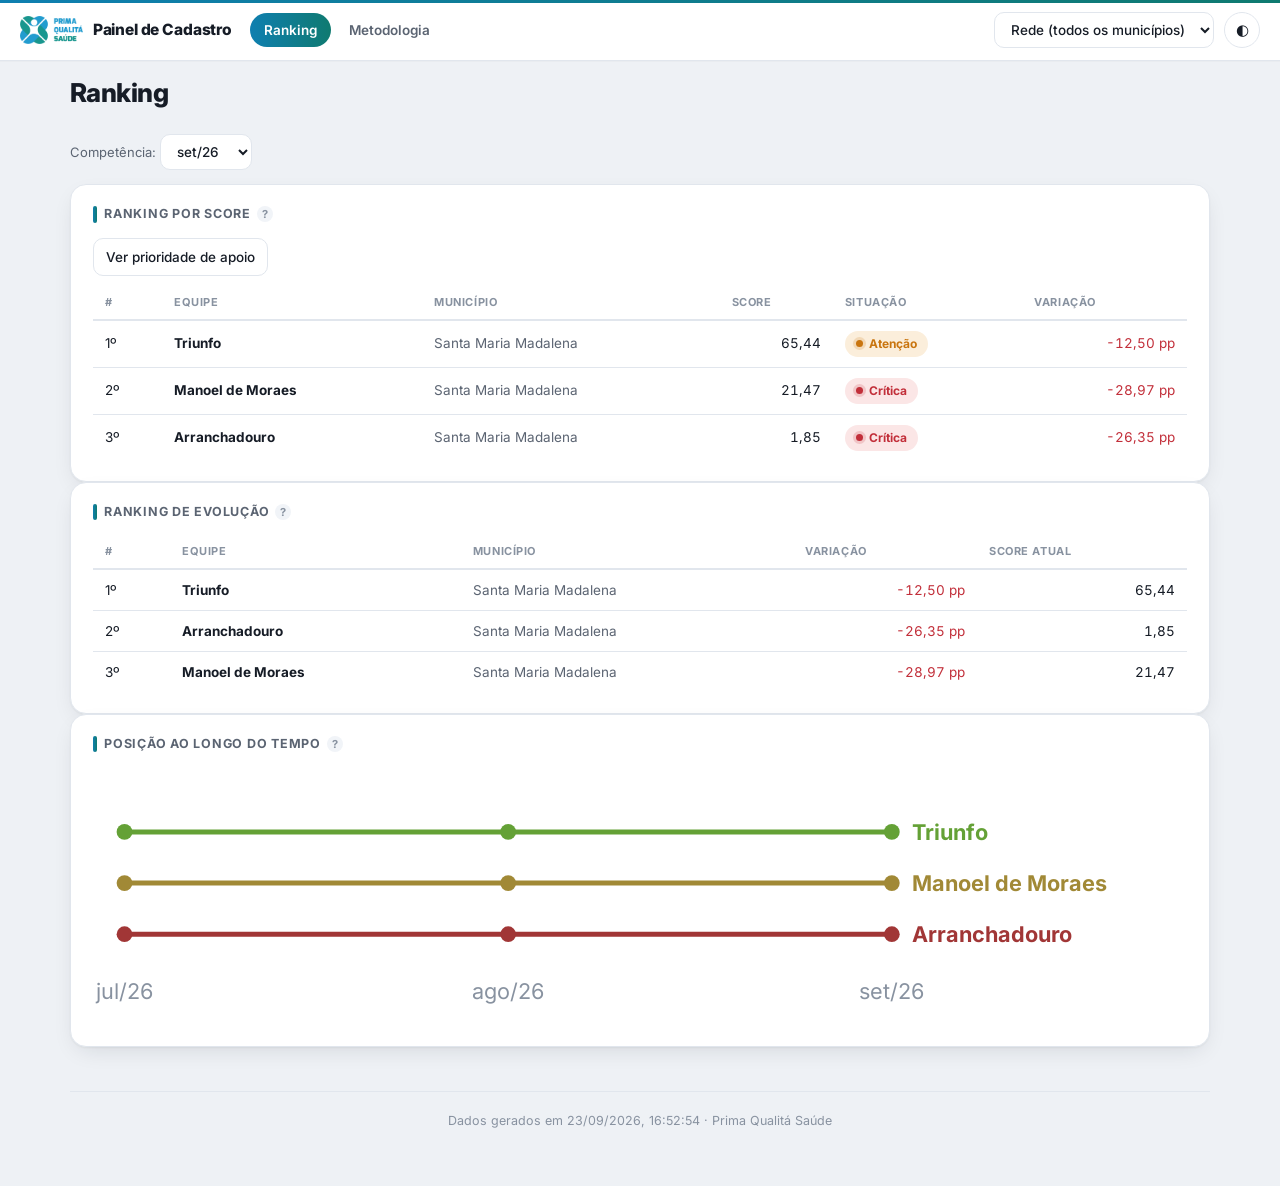
<file: site/ranking/index.html>
<!doctype html>
<html lang="pt-BR">
<head>
<meta charset="utf-8">
<meta name="viewport" content="width=device-width, initial-scale=1, viewport-fit=cover">
<title>Painel de Cadastro — Ranking</title>
<link rel="stylesheet" href="../estilo.css">
</head>
<body>
<div id="app"></div>
<script type="application/json" id="dados-pagina">{"gerado_em": "2026-09-23T16:52:54", "metas": {"meta_inconsistencia_pct": 10, "meta_score": 80, "criticidade": {"adequada": 80, "atencao": 65}}, "indicadores": [{"id": "sem_cpf", "titulo": "Sem CPF", "descricao_curta": "Cadastro sem CPF válido preenchido.", "meta_pct": 10, "entra_no_score": true, "orientacao": "Abra o cadastro do cidadão e preencha o campo de CPF, conferindo o número com um documento oficial. Se o cidadão não tiver CPF, oriente a emissão gratuita pela Receita Federal (app ou site \"Meu CPF\") ou em um posto de atendimento antes de finalizar a correção."}, {"id": "sem_cns", "titulo": "Sem CNS", "descricao_curta": "Cadastro sem Cartão Nacional de Saúde (CNS) preenchido.", "meta_pct": 10, "entra_no_score": true, "orientacao": "Busque o Cartão Nacional de Saúde do cidadão pelo CPF ou pelo nome completo + data de nascimento e registre o número no cadastro. Se o cidadão nunca teve CNS emitido, oriente a solicitação em qualquer unidade de saúde ou pelo aplicativo Meu SUS Digital."}, {"id": "sem_endereco", "titulo": "Sem endereço", "descricao_curta": "Cadastro sem logradouro preenchido.", "meta_pct": 10, "entra_no_score": true, "orientacao": "Complete o logradouro, número e bairro do endereço residencial na próxima visita domiciliar ou contato com o cidadão, e confira se o CEP corresponde ao endereço informado."}, {"id": "sem_vinculo_familiar", "titulo": "Não vinculado à família", "descricao_curta": "Cadastro sem vínculo a uma família no sistema.", "meta_pct": 10, "entra_no_score": true, "orientacao": "Verifique se já existe um cadastro de família no mesmo endereço; se existir, vincule o cidadão a ela. Se não existir, crie o cadastro familiar completo e associe o cidadão como membro."}, {"id": "nunca_editado", "titulo": "Nunca editado", "descricao_curta": "Cadastro nunca foi revisado desde a criação (mesma data de criação e edição, ou sem data de edição registrada).", "meta_pct": 10, "entra_no_score": true, "orientacao": "Abra o cadastro, confira todos os campos com o cidadão (endereço, telefone, condições de saúde, vínculo familiar) e salve a edição — mesmo sem nenhuma mudança, isso registra que o cadastro foi revisado."}, {"id": "possivel_duplicata", "titulo": "Possível duplicata", "descricao_curta": "Cadastro que aparenta ser duplicado de outro (mesmo CPF, mesmo CNS, ou nome muito similar com a mesma data de nascimento).", "meta_pct": 10, "entra_no_score": true, "orientacao": "Abra a planilha de possíveis duplicatas da equipe, compare os cadastros do mesmo grupo e, se forem a mesma pessoa, mescle-os ou inative o mais antigo/incompleto, mantendo o mais atualizado. Confira o alerta de óbito/mudança de território antes de excluir ou inativar qualquer um deles."}, {"id": "desatualizado", "titulo": "Desatualizado", "descricao_curta": "Cadastro sem edição há mais de 24 meses em relação ao fim da competência.", "meta_pct": 10, "entra_no_score": true, "orientacao": "Contate o cidadão (visita domiciliar, telefone ou WhatsApp) para confirmar que os dados continuam corretos e registre uma edição no cadastro — isso também pesa no Score de Qualidade da equipe."}], "grupos": [{"id": "hipertensos", "titulo": "Hipertensos"}, {"id": "diabeticos", "titulo": "Diabéticos"}, {"id": "gestantes", "titulo": "Gestantes"}, {"id": "criancas_0_2", "titulo": "Crianças de 0 a 2 anos"}, {"id": "idosos_60_mais", "titulo": "Idosos de 60 anos ou mais"}], "condicoes": [{"id": "has", "titulo": "Hipertensão (HAS)", "taxa_esperada_min_pct": null, "taxa_esperada_nota": null}, {"id": "diabetes", "titulo": "Diabetes (DM)", "taxa_esperada_min_pct": null, "taxa_esperada_nota": null}, {"id": "alcool", "titulo": "Uso de álcool", "taxa_esperada_min_pct": null, "taxa_esperada_nota": null}, {"id": "drogas", "titulo": "Uso de drogas ilícitas", "taxa_esperada_min_pct": null, "taxa_esperada_nota": null}, {"id": "fumante", "titulo": "Fumante", "taxa_esperada_min_pct": null, "taxa_esperada_nota": null}, {"id": "doenca_respiratoria", "titulo": "Doença respiratória", "taxa_esperada_min_pct": null, "taxa_esperada_nota": null}, {"id": "doenca_cardiaca", "titulo": "Doença cardíaca", "taxa_esperada_min_pct": null, "taxa_esperada_nota": null}, {"id": "doenca_renal", "titulo": "Doença renal", "taxa_esperada_min_pct": null, "taxa_esperada_nota": null}, {"id": "doenca_mental", "titulo": "Doença mental", "taxa_esperada_min_pct": null, "taxa_esperada_nota": null}, {"id": "avc", "titulo": "AVC / Derrame", "taxa_esperada_min_pct": null, "taxa_esperada_nota": null}, {"id": "infarto", "titulo": "Infarto", "taxa_esperada_min_pct": null, "taxa_esperada_nota": null}, {"id": "cancer", "titulo": "Câncer", "taxa_esperada_min_pct": null, "taxa_esperada_nota": null}, {"id": "hanseniase", "titulo": "Hanseníase", "taxa_esperada_min_pct": null, "taxa_esperada_nota": null}, {"id": "tuberculose", "titulo": "Tuberculose", "taxa_esperada_min_pct": null, "taxa_esperada_nota": null}, {"id": "doenca_falciforme", "titulo": "Doença falciforme", "taxa_esperada_min_pct": null, "taxa_esperada_nota": null}, {"id": "internacao_12_meses", "titulo": "Internação nos últimos 12 meses", "taxa_esperada_min_pct": null, "taxa_esperada_nota": null}, {"id": "plantas_medicinais", "titulo": "Usa plantas medicinais", "taxa_esperada_min_pct": null, "taxa_esperada_nota": null}, {"id": "praticas_integrativas", "titulo": "Práticas integrativas e complementares", "taxa_esperada_min_pct": null, "taxa_esperada_nota": null}, {"id": "acamado", "titulo": "Acamado", "taxa_esperada_min_pct": null, "taxa_esperada_nota": null}, {"id": "domiciliado", "titulo": "Domiciliado", "taxa_esperada_min_pct": null, "taxa_esperada_nota": null}, {"id": "gestante", "titulo": "Gestante", "taxa_esperada_min_pct": 1.0, "taxa_esperada_nota": "Estimativa: ~1,5–2% da população total (DATASUS/SINASC)"}], "minimo_cadastros_para_alerta": 300, "municipios": [{"slug": "santa-maria-madalena", "municipio": "Santa Maria Madalena", "brasao": "assets/brasoes/santa_maria_madalena.jfif", "competencias": ["2026-07", "2026-08", "2026-09"], "equipes": [{"slug": "arranchadouro", "equipe": "Arranchadouro", "ine": null, "link_drive": null, "link_padlet": null, "serie": [{"competencia": "2026-07", "total_cadastrados": 5728, "score": 28.12, "dado_incompleto": true, "indicadores_ausentes": ["desatualizado", "nunca_editado", "sem_endereco"], "indicadores": [{"id": "sem_cpf", "valor": 2928, "ausente": false}, {"id": "sem_cns", "valor": 523, "ausente": false}, {"id": "sem_endereco", "ausente": true}, {"id": "sem_vinculo_familiar", "valor": 362, "ausente": false}, {"id": "nunca_editado", "ausente": true}, {"id": "possivel_duplicata", "valor": 304, "ausente": false}, {"id": "desatualizado", "ausente": true}]}, {"competencia": "2026-08", "total_cadastrados": 5752, "score": 28.2, "dado_incompleto": true, "indicadores_ausentes": ["desatualizado", "nunca_editado", "sem_endereco"], "indicadores": [{"id": "sem_cpf", "valor": 2890, "ausente": false}, {"id": "sem_cns", "valor": 548, "ausente": false}, {"id": "sem_endereco", "ausente": true}, {"id": "sem_vinculo_familiar", "valor": 365, "ausente": false}, {"id": "nunca_editado", "ausente": true}, {"id": "possivel_duplicata", "valor": 327, "ausente": false}, {"id": "desatualizado", "ausente": true}]}, {"competencia": "2026-09", "total_cadastrados": 5664, "score": 1.85, "dado_incompleto": false, "indicadores_ausentes": [], "indicadores": [{"id": "sem_cpf", "valor": 2715, "ausente": false}, {"id": "sem_cns", "valor": 521, "ausente": false}, {"id": "sem_endereco", "valor": 206, "ausente": false}, {"id": "sem_vinculo_familiar", "valor": 277, "ausente": false}, {"id": "nunca_editado", "valor": 615, "ausente": false}, {"id": "possivel_duplicata", "valor": 222, "ausente": false}, {"id": "desatualizado", "valor": 1003, "ausente": false}], "microareas": [{"microarea": "MICROAREA 13", "total_cadastrados": 1064, "indicadores": [{"id": "sem_cpf", "valor": 166, "ausente": false}, {"id": "sem_cns", "valor": 238, "ausente": false}, {"id": "sem_endereco", "valor": 1, "ausente": false}, {"id": "sem_vinculo_familiar", "valor": 4, "ausente": false}, {"id": "nunca_editado", "valor": 91, "ausente": false}, {"id": "possivel_duplicata", "valor": 40, "ausente": false}, {"id": "desatualizado", "valor": 0, "ausente": false}]}, {"microarea": "MICROÁREA 04", "total_cadastrados": 556, "indicadores": [{"id": "sem_cpf", "valor": 401, "ausente": false}, {"id": "sem_cns", "valor": 19, "ausente": false}, {"id": "sem_endereco", "valor": 84, "ausente": false}, {"id": "sem_vinculo_familiar", "valor": 110, "ausente": false}, {"id": "nunca_editado", "valor": 25, "ausente": false}, {"id": "possivel_duplicata", "valor": 47, "ausente": false}, {"id": "desatualizado", "valor": 0, "ausente": false}]}, {"microarea": "MICROÁREA 06", "total_cadastrados": 389, "indicadores": [{"id": "sem_cpf", "valor": 267, "ausente": false}, {"id": "sem_cns", "valor": 19, "ausente": false}, {"id": "sem_endereco", "valor": 5, "ausente": false}, {"id": "sem_vinculo_familiar", "valor": 11, "ausente": false}, {"id": "nunca_editado", "valor": 152, "ausente": false}, {"id": "possivel_duplicata", "valor": 11, "ausente": false}, {"id": "desatualizado", "valor": 122, "ausente": false}]}, {"microarea": "MICROÁREA 07", "total_cadastrados": 410, "indicadores": [{"id": "sem_cpf", "valor": 222, "ausente": false}, {"id": "sem_cns", "valor": 6, "ausente": false}, {"id": "sem_endereco", "valor": 4, "ausente": false}, {"id": "sem_vinculo_familiar", "valor": 10, "ausente": false}, {"id": "nunca_editado", "valor": 7, "ausente": false}, {"id": "possivel_duplicata", "valor": 12, "ausente": false}, {"id": "desatualizado", "valor": 7, "ausente": false}]}, {"microarea": "MICROÁREA 08", "total_cadastrados": 250, "indicadores": [{"id": "sem_cpf", "valor": 51, "ausente": false}, {"id": "sem_cns", "valor": 19, "ausente": false}, {"id": "sem_endereco", "valor": 1, "ausente": false}, {"id": "sem_vinculo_familiar", "valor": 4, "ausente": false}, {"id": "nunca_editado", "valor": 7, "ausente": false}, {"id": "possivel_duplicata", "valor": 8, "ausente": false}, {"id": "desatualizado", "valor": 0, "ausente": false}]}, {"microarea": "MICROÁREA 09", "total_cadastrados": 643, "indicadores": [{"id": "sem_cpf", "valor": 241, "ausente": false}, {"id": "sem_cns", "valor": 11, "ausente": false}, {"id": "sem_endereco", "valor": 13, "ausente": false}, {"id": "sem_vinculo_familiar", "valor": 18, "ausente": false}, {"id": "nunca_editado", "valor": 7, "ausente": false}, {"id": "possivel_duplicata", "valor": 19, "ausente": false}, {"id": "desatualizado", "valor": 0, "ausente": false}]}, {"microarea": "MICROÁREA 10", "total_cadastrados": 247, "indicadores": [{"id": "sem_cpf", "valor": 15, "ausente": false}, {"id": "sem_cns", "valor": 5, "ausente": false}, {"id": "sem_endereco", "valor": 7, "ausente": false}, {"id": "sem_vinculo_familiar", "valor": 9, "ausente": false}, {"id": "nunca_editado", "valor": 24, "ausente": false}, {"id": "possivel_duplicata", "valor": 10, "ausente": false}, {"id": "desatualizado", "valor": 5, "ausente": false}]}, {"microarea": "MICROÁREA 11", "total_cadastrados": 500, "indicadores": [{"id": "sem_cpf", "valor": 155, "ausente": false}, {"id": "sem_cns", "valor": 54, "ausente": false}, {"id": "sem_endereco", "valor": 3, "ausente": false}, {"id": "sem_vinculo_familiar", "valor": 3, "ausente": false}, {"id": "nunca_editado", "valor": 111, "ausente": false}, {"id": "possivel_duplicata", "valor": 18, "ausente": false}, {"id": "desatualizado", "valor": 262, "ausente": false}]}, {"microarea": "MICROÁREA 12", "total_cadastrados": 743, "indicadores": [{"id": "sem_cpf", "valor": 525, "ausente": false}, {"id": "sem_cns", "valor": 101, "ausente": false}, {"id": "sem_endereco", "valor": 8, "ausente": false}, {"id": "sem_vinculo_familiar", "valor": 12, "ausente": false}, {"id": "nunca_editado", "valor": 105, "ausente": false}, {"id": "possivel_duplicata", "valor": 21, "ausente": false}, {"id": "desatualizado", "valor": 561, "ausente": false}]}, {"microarea": "MICROÁREA 14", "total_cadastrados": 862, "indicadores": [{"id": "sem_cpf", "valor": 672, "ausente": false}, {"id": "sem_cns", "valor": 49, "ausente": false}, {"id": "sem_endereco", "valor": 80, "ausente": false}, {"id": "sem_vinculo_familiar", "valor": 96, "ausente": false}, {"id": "nunca_editado", "valor": 86, "ausente": false}, {"id": "possivel_duplicata", "valor": 36, "ausente": false}, {"id": "desatualizado", "valor": 46, "ausente": false}]}], "estado": {"limpos": 1915, "com_1": 2306, "com_2": 1173, "com_3_mais": 270, "media_inconsistencias": 0.981, "fora_area": 47, "total_bruto": 5711}, "faixa_etaria": [{"faixa": "<1", "indicador_id": "sem_cpf", "valor": 0, "total_cadastrados": 36}, {"faixa": "1-4", "indicador_id": "sem_cpf", "valor": 22, "total_cadastrados": 188}, {"faixa": "5-9", "indicador_id": "sem_cpf", "valor": 144, "total_cadastrados": 296}, {"faixa": "10-17", "indicador_id": "sem_cpf", "valor": 318, "total_cadastrados": 536}, {"faixa": "18-59", "indicador_id": "sem_cpf", "valor": 1512, "total_cadastrados": 3050}, {"faixa": "60+", "indicador_id": "sem_cpf", "valor": 717, "total_cadastrados": 1556}], "grupos": [{"id": "criancas_0_2", "total_grupo": 135, "metricas": [{"id": "falha_identificacao_vinculo", "valor": 48}, {"id": "sem_cns", "valor": 44}, {"id": "sem_cpf", "valor": 4}]}, {"id": "diabeticos", "total_grupo": 396, "metricas": [{"id": "falha_identificacao_vinculo", "valor": 171}, {"id": "sem_cns", "valor": 22}, {"id": "sem_cpf", "valor": 145}]}, {"id": "gestantes", "total_grupo": 18, "metricas": [{"id": "falha_identificacao_vinculo", "valor": 4}, {"id": "sem_cns", "valor": 1}, {"id": "sem_cpf", "valor": 3}]}, {"id": "hipertensos", "total_grupo": 1429, "metricas": [{"id": "falha_identificacao_vinculo", "valor": 699}, {"id": "sem_cns", "valor": 75}, {"id": "sem_cpf", "valor": 614}]}, {"id": "idosos_60_mais", "total_grupo": 1556, "metricas": [{"id": "falha_identificacao_vinculo", "valor": 843}, {"id": "sem_cns", "valor": 110}, {"id": "sem_cpf", "valor": 717}]}], "condicoes": [{"id": "has", "valor": 1429, "total_cadastrados": 5664}, {"id": "diabetes", "valor": 396, "total_cadastrados": 5664}, {"id": "alcool", "valor": 236, "total_cadastrados": 5664}, {"id": "drogas", "valor": 11, "total_cadastrados": 5664}, {"id": "fumante", "valor": 258, "total_cadastrados": 5664}, {"id": "doenca_respiratoria", "valor": 63, "total_cadastrados": 5664}, {"id": "doenca_cardiaca", "valor": 96, "total_cadastrados": 5664}, {"id": "doenca_renal", "valor": 32, "total_cadastrados": 5664}, {"id": "doenca_mental", "valor": 55, "total_cadastrados": 5664}, {"id": "avc", "valor": 51, "total_cadastrados": 5664}, {"id": "infarto", "valor": 34, "total_cadastrados": 5664}, {"id": "cancer", "valor": 79, "total_cadastrados": 5664}, {"id": "hanseniase", "valor": 1, "total_cadastrados": 5664}, {"id": "tuberculose", "valor": 1, "total_cadastrados": 5664}, {"id": "doenca_falciforme", "valor": 0, "total_cadastrados": 5664}, {"id": "internacao_12_meses", "valor": 0, "total_cadastrados": 5664}, {"id": "plantas_medicinais", "valor": 0, "total_cadastrados": 5664}, {"id": "praticas_integrativas", "valor": 0, "total_cadastrados": 5664}, {"id": "acamado", "valor": 27, "total_cadastrados": 5664}, {"id": "domiciliado", "valor": 33, "total_cadastrados": 5664}, {"id": "gestante", "valor": 18, "total_cadastrados": 5664}]}]}, {"slug": "manoel-de-moraes", "equipe": "Manoel de Moraes", "ine": null, "link_drive": null, "link_padlet": null, "serie": [{"competencia": "2026-07", "total_cadastrados": 1597, "score": 48.47, "dado_incompleto": true, "indicadores_ausentes": ["desatualizado", "nunca_editado", "sem_endereco"], "indicadores": [{"id": "sem_cpf", "valor": 526, "ausente": false}, {"id": "sem_cns", "valor": 117, "ausente": false}, {"id": "sem_endereco", "ausente": true}, {"id": "sem_vinculo_familiar", "valor": 94, "ausente": false}, {"id": "nunca_editado", "ausente": true}, {"id": "possivel_duplicata", "valor": 86, "ausente": false}, {"id": "desatualizado", "ausente": true}]}, {"competencia": "2026-08", "total_cadastrados": 1598, "score": 50.44, "dado_incompleto": true, "indicadores_ausentes": ["desatualizado", "nunca_editado", "sem_endereco"], "indicadores": [{"id": "sem_cpf", "valor": 500, "ausente": false}, {"id": "sem_cns", "valor": 118, "ausente": false}, {"id": "sem_endereco", "ausente": true}, {"id": "sem_vinculo_familiar", "valor": 87, "ausente": false}, {"id": "nunca_editado", "ausente": true}, {"id": "possivel_duplicata", "valor": 87, "ausente": false}, {"id": "desatualizado", "ausente": true}]}, {"competencia": "2026-09", "total_cadastrados": 1579, "score": 21.47, "dado_incompleto": false, "indicadores_ausentes": [], "indicadores": [{"id": "sem_cpf", "valor": 414, "ausente": false}, {"id": "sem_cns", "valor": 111, "ausente": false}, {"id": "sem_endereco", "valor": 59, "ausente": false}, {"id": "sem_vinculo_familiar", "valor": 63, "ausente": false}, {"id": "nunca_editado", "valor": 250, "ausente": false}, {"id": "possivel_duplicata", "valor": 54, "ausente": false}, {"id": "desatualizado", "valor": 289, "ausente": false}], "microareas": [{"microarea": "MICROÁREA 01", "total_cadastrados": 294, "indicadores": [{"id": "sem_cpf", "valor": 50, "ausente": false}, {"id": "sem_cns", "valor": 19, "ausente": false}, {"id": "sem_endereco", "valor": 9, "ausente": false}, {"id": "sem_vinculo_familiar", "valor": 10, "ausente": false}, {"id": "nunca_editado", "valor": 46, "ausente": false}, {"id": "possivel_duplicata", "valor": 23, "ausente": false}, {"id": "desatualizado", "valor": 35, "ausente": false}]}, {"microarea": "MICROÁREA 02", "total_cadastrados": 272, "indicadores": [{"id": "sem_cpf", "valor": 52, "ausente": false}, {"id": "sem_cns", "valor": 21, "ausente": false}, {"id": "sem_endereco", "valor": 11, "ausente": false}, {"id": "sem_vinculo_familiar", "valor": 11, "ausente": false}, {"id": "nunca_editado", "valor": 18, "ausente": false}, {"id": "possivel_duplicata", "valor": 6, "ausente": false}, {"id": "desatualizado", "valor": 3, "ausente": false}]}, {"microarea": "MICROÁREA 03", "total_cadastrados": 133, "indicadores": [{"id": "sem_cpf", "valor": 8, "ausente": false}, {"id": "sem_cns", "valor": 0, "ausente": false}, {"id": "sem_endereco", "valor": 0, "ausente": false}, {"id": "sem_vinculo_familiar", "valor": 1, "ausente": false}, {"id": "nunca_editado", "valor": 0, "ausente": false}, {"id": "possivel_duplicata", "valor": 1, "ausente": false}, {"id": "desatualizado", "valor": 0, "ausente": false}]}, {"microarea": "MICROÁREA 04", "total_cadastrados": 285, "indicadores": [{"id": "sem_cpf", "valor": 81, "ausente": false}, {"id": "sem_cns", "valor": 44, "ausente": false}, {"id": "sem_endereco", "valor": 39, "ausente": false}, {"id": "sem_vinculo_familiar", "valor": 41, "ausente": false}, {"id": "nunca_editado", "valor": 41, "ausente": false}, {"id": "possivel_duplicata", "valor": 16, "ausente": false}, {"id": "desatualizado", "valor": 76, "ausente": false}]}, {"microarea": "MICROÁREA 05", "total_cadastrados": 141, "indicadores": [{"id": "sem_cpf", "valor": 10, "ausente": false}, {"id": "sem_cns", "valor": 4, "ausente": false}, {"id": "sem_endereco", "valor": 0, "ausente": false}, {"id": "sem_vinculo_familiar", "valor": 0, "ausente": false}, {"id": "nunca_editado", "valor": 0, "ausente": false}, {"id": "possivel_duplicata", "valor": 0, "ausente": false}, {"id": "desatualizado", "valor": 0, "ausente": false}]}, {"microarea": "MICROÁREA 06", "total_cadastrados": 454, "indicadores": [{"id": "sem_cpf", "valor": 213, "ausente": false}, {"id": "sem_cns", "valor": 23, "ausente": false}, {"id": "sem_endereco", "valor": 0, "ausente": false}, {"id": "sem_vinculo_familiar", "valor": 0, "ausente": false}, {"id": "nunca_editado", "valor": 145, "ausente": false}, {"id": "possivel_duplicata", "valor": 8, "ausente": false}, {"id": "desatualizado", "valor": 175, "ausente": false}]}], "estado": {"limpos": 846, "com_1": 352, "com_2": 299, "com_3_mais": 82, "media_inconsistencias": 0.785, "fora_area": 3, "total_bruto": 1582}, "faixa_etaria": [{"faixa": "<1", "indicador_id": "sem_cpf", "valor": 0, "total_cadastrados": 13}, {"faixa": "1-4", "indicador_id": "sem_cpf", "valor": 2, "total_cadastrados": 53}, {"faixa": "5-9", "indicador_id": "sem_cpf", "valor": 14, "total_cadastrados": 90}, {"faixa": "10-17", "indicador_id": "sem_cpf", "valor": 48, "total_cadastrados": 140}, {"faixa": "18-59", "indicador_id": "sem_cpf", "valor": 261, "total_cadastrados": 870}, {"faixa": "60+", "indicador_id": "sem_cpf", "valor": 89, "total_cadastrados": 413}], "grupos": [{"id": "criancas_0_2", "total_grupo": 32, "metricas": [{"id": "falha_identificacao_vinculo", "valor": 7}, {"id": "sem_cns", "valor": 7}, {"id": "sem_cpf", "valor": 0}]}, {"id": "diabeticos", "total_grupo": 107, "metricas": [{"id": "falha_identificacao_vinculo", "valor": 16}, {"id": "sem_cns", "valor": 3}, {"id": "sem_cpf", "valor": 13}]}, {"id": "gestantes", "total_grupo": 6, "metricas": [{"id": "falha_identificacao_vinculo", "valor": 1}, {"id": "sem_cns", "valor": 1}, {"id": "sem_cpf", "valor": 0}]}, {"id": "hipertensos", "total_grupo": 353, "metricas": [{"id": "falha_identificacao_vinculo", "valor": 68}, {"id": "sem_cns", "valor": 9}, {"id": "sem_cpf", "valor": 58}]}, {"id": "idosos_60_mais", "total_grupo": 413, "metricas": [{"id": "falha_identificacao_vinculo", "valor": 114}, {"id": "sem_cns", "valor": 23}, {"id": "sem_cpf", "valor": 89}]}], "condicoes": [{"id": "has", "valor": 353, "total_cadastrados": 1579}, {"id": "diabetes", "valor": 107, "total_cadastrados": 1579}, {"id": "alcool", "valor": 39, "total_cadastrados": 1579}, {"id": "drogas", "valor": 4, "total_cadastrados": 1579}, {"id": "fumante", "valor": 75, "total_cadastrados": 1579}, {"id": "doenca_respiratoria", "valor": 30, "total_cadastrados": 1579}, {"id": "doenca_cardiaca", "valor": 23, "total_cadastrados": 1579}, {"id": "doenca_renal", "valor": 3, "total_cadastrados": 1579}, {"id": "doenca_mental", "valor": 21, "total_cadastrados": 1579}, {"id": "avc", "valor": 13, "total_cadastrados": 1579}, {"id": "infarto", "valor": 1, "total_cadastrados": 1579}, {"id": "cancer", "valor": 25, "total_cadastrados": 1579}, {"id": "hanseniase", "valor": 0, "total_cadastrados": 1579}, {"id": "tuberculose", "valor": 0, "total_cadastrados": 1579}, {"id": "doenca_falciforme", "valor": 0, "total_cadastrados": 1579}, {"id": "internacao_12_meses", "valor": 0, "total_cadastrados": 1579}, {"id": "plantas_medicinais", "valor": 0, "total_cadastrados": 1579}, {"id": "praticas_integrativas", "valor": 0, "total_cadastrados": 1579}, {"id": "acamado", "valor": 4, "total_cadastrados": 1579}, {"id": "domiciliado", "valor": 76, "total_cadastrados": 1579}, {"id": "gestante", "valor": 6, "total_cadastrados": 1579}]}]}, {"slug": "triunfo", "equipe": "Triunfo", "ine": null, "link_drive": null, "link_padlet": null, "serie": [{"competencia": "2026-07", "total_cadastrados": 2413, "score": 79.98, "dado_incompleto": true, "indicadores_ausentes": ["desatualizado", "nunca_editado", "sem_endereco"], "indicadores": [{"id": "sem_cpf", "valor": 322, "ausente": false}, {"id": "sem_cns", "valor": 67, "ausente": false}, {"id": "sem_endereco", "ausente": true}, {"id": "sem_vinculo_familiar", "valor": 41, "ausente": false}, {"id": "nunca_editado", "ausente": true}, {"id": "possivel_duplicata", "valor": 53, "ausente": false}, {"id": "desatualizado", "ausente": true}]}, {"competencia": "2026-08", "total_cadastrados": 2402, "score": 77.94, "dado_incompleto": true, "indicadores_ausentes": ["desatualizado", "nunca_editado", "sem_endereco"], "indicadores": [{"id": "sem_cpf", "valor": 299, "ausente": false}, {"id": "sem_cns", "valor": 58, "ausente": false}, {"id": "sem_endereco", "ausente": true}, {"id": "sem_vinculo_familiar", "valor": 120, "ausente": false}, {"id": "nunca_editado", "ausente": true}, {"id": "possivel_duplicata", "valor": 53, "ausente": false}, {"id": "desatualizado", "ausente": true}]}, {"competencia": "2026-09", "total_cadastrados": 2390, "score": 65.44, "dado_incompleto": false, "indicadores_ausentes": [], "indicadores": [{"id": "sem_cpf", "valor": 269, "ausente": false}, {"id": "sem_cns", "valor": 52, "ausente": false}, {"id": "sem_endereco", "valor": 82, "ausente": false}, {"id": "sem_vinculo_familiar", "valor": 125, "ausente": false}, {"id": "nunca_editado", "valor": 95, "ausente": false}, {"id": "possivel_duplicata", "valor": 40, "ausente": false}, {"id": "desatualizado", "valor": 163, "ausente": false}], "microareas": [{"microarea": "MICROÁREA 01", "total_cadastrados": 170, "indicadores": [{"id": "sem_cpf", "valor": 0, "ausente": false}, {"id": "sem_cns", "valor": 0, "ausente": false}, {"id": "sem_endereco", "valor": 0, "ausente": false}, {"id": "sem_vinculo_familiar", "valor": 0, "ausente": false}, {"id": "nunca_editado", "valor": 5, "ausente": false}, {"id": "possivel_duplicata", "valor": 5, "ausente": false}, {"id": "desatualizado", "valor": 0, "ausente": false}]}, {"microarea": "MICROÁREA 02", "total_cadastrados": 205, "indicadores": [{"id": "sem_cpf", "valor": 7, "ausente": false}, {"id": "sem_cns", "valor": 3, "ausente": false}, {"id": "sem_endereco", "valor": 4, "ausente": false}, {"id": "sem_vinculo_familiar", "valor": 7, "ausente": false}, {"id": "nunca_editado", "valor": 1, "ausente": false}, {"id": "possivel_duplicata", "valor": 3, "ausente": false}, {"id": "desatualizado", "valor": 6, "ausente": false}]}, {"microarea": "MICROÁREA 03", "total_cadastrados": 206, "indicadores": [{"id": "sem_cpf", "valor": 1, "ausente": false}, {"id": "sem_cns", "valor": 1, "ausente": false}, {"id": "sem_endereco", "valor": 0, "ausente": false}, {"id": "sem_vinculo_familiar", "valor": 5, "ausente": false}, {"id": "nunca_editado", "valor": 4, "ausente": false}, {"id": "possivel_duplicata", "valor": 6, "ausente": false}, {"id": "desatualizado", "valor": 0, "ausente": false}]}, {"microarea": "MICROÁREA 04", "total_cadastrados": 275, "indicadores": [{"id": "sem_cpf", "valor": 1, "ausente": false}, {"id": "sem_cns", "valor": 0, "ausente": false}, {"id": "sem_endereco", "valor": 7, "ausente": false}, {"id": "sem_vinculo_familiar", "valor": 10, "ausente": false}, {"id": "nunca_editado", "valor": 3, "ausente": false}, {"id": "possivel_duplicata", "valor": 2, "ausente": false}, {"id": "desatualizado", "valor": 0, "ausente": false}]}, {"microarea": "MICROÁREA 05", "total_cadastrados": 298, "indicadores": [{"id": "sem_cpf", "valor": 4, "ausente": false}, {"id": "sem_cns", "valor": 6, "ausente": false}, {"id": "sem_endereco", "valor": 0, "ausente": false}, {"id": "sem_vinculo_familiar", "valor": 1, "ausente": false}, {"id": "nunca_editado", "valor": 13, "ausente": false}, {"id": "possivel_duplicata", "valor": 6, "ausente": false}, {"id": "desatualizado", "valor": 0, "ausente": false}]}, {"microarea": "MICROÁREA 06", "total_cadastrados": 210, "indicadores": [{"id": "sem_cpf", "valor": 12, "ausente": false}, {"id": "sem_cns", "valor": 2, "ausente": false}, {"id": "sem_endereco", "valor": 5, "ausente": false}, {"id": "sem_vinculo_familiar", "valor": 5, "ausente": false}, {"id": "nunca_editado", "valor": 10, "ausente": false}, {"id": "possivel_duplicata", "valor": 8, "ausente": false}, {"id": "desatualizado", "valor": 14, "ausente": false}]}, {"microarea": "MICROÁREA 08", "total_cadastrados": 664, "indicadores": [{"id": "sem_cpf", "valor": 6, "ausente": false}, {"id": "sem_cns", "valor": 3, "ausente": false}, {"id": "sem_endereco", "valor": 0, "ausente": false}, {"id": "sem_vinculo_familiar", "valor": 1, "ausente": false}, {"id": "nunca_editado", "valor": 23, "ausente": false}, {"id": "possivel_duplicata", "valor": 5, "ausente": false}, {"id": "desatualizado", "valor": 11, "ausente": false}]}, {"microarea": "MICROÁREA 09", "total_cadastrados": 362, "indicadores": [{"id": "sem_cpf", "valor": 238, "ausente": false}, {"id": "sem_cns", "valor": 37, "ausente": false}, {"id": "sem_endereco", "valor": 66, "ausente": false}, {"id": "sem_vinculo_familiar", "valor": 96, "ausente": false}, {"id": "nunca_editado", "valor": 36, "ausente": false}, {"id": "possivel_duplicata", "valor": 5, "ausente": false}, {"id": "desatualizado", "valor": 132, "ausente": false}]}], "estado": {"limpos": 1935, "com_1": 203, "com_2": 150, "com_3_mais": 102, "media_inconsistencias": 0.346, "fora_area": 6, "total_bruto": 2396}, "faixa_etaria": [{"faixa": "<1", "indicador_id": "sem_cpf", "valor": 0, "total_cadastrados": 13}, {"faixa": "1-4", "indicador_id": "sem_cpf", "valor": 3, "total_cadastrados": 82}, {"faixa": "5-9", "indicador_id": "sem_cpf", "valor": 18, "total_cadastrados": 144}, {"faixa": "10-17", "indicador_id": "sem_cpf", "valor": 19, "total_cadastrados": 211}, {"faixa": "18-59", "indicador_id": "sem_cpf", "valor": 139, "total_cadastrados": 1272}, {"faixa": "60+", "indicador_id": "sem_cpf", "valor": 90, "total_cadastrados": 668}], "grupos": [{"id": "criancas_0_2", "total_grupo": 55, "metricas": [{"id": "falha_identificacao_vinculo", "valor": 10}, {"id": "sem_cns", "valor": 8}, {"id": "sem_cpf", "valor": 0}]}, {"id": "diabeticos", "total_grupo": 187, "metricas": [{"id": "falha_identificacao_vinculo", "valor": 7}, {"id": "sem_cns", "valor": 2}, {"id": "sem_cpf", "valor": 1}]}, {"id": "gestantes", "total_grupo": 4, "metricas": [{"id": "falha_identificacao_vinculo", "valor": 2}, {"id": "sem_cns", "valor": 2}, {"id": "sem_cpf", "valor": 0}]}, {"id": "hipertensos", "total_grupo": 571, "metricas": [{"id": "falha_identificacao_vinculo", "valor": 19}, {"id": "sem_cns", "valor": 8}, {"id": "sem_cpf", "valor": 5}]}, {"id": "idosos_60_mais", "total_grupo": 668, "metricas": [{"id": "falha_identificacao_vinculo", "valor": 109}, {"id": "sem_cns", "valor": 13}, {"id": "sem_cpf", "valor": 90}]}], "condicoes": [{"id": "has", "valor": 571, "total_cadastrados": 2390}, {"id": "diabetes", "valor": 187, "total_cadastrados": 2390}, {"id": "alcool", "valor": 142, "total_cadastrados": 2390}, {"id": "drogas", "valor": 3, "total_cadastrados": 2390}, {"id": "fumante", "valor": 92, "total_cadastrados": 2390}, {"id": "doenca_respiratoria", "valor": 27, "total_cadastrados": 2390}, {"id": "doenca_cardiaca", "valor": 31, "total_cadastrados": 2390}, {"id": "doenca_renal", "valor": 14, "total_cadastrados": 2390}, {"id": "doenca_mental", "valor": 27, "total_cadastrados": 2390}, {"id": "avc", "valor": 21, "total_cadastrados": 2390}, {"id": "infarto", "valor": 11, "total_cadastrados": 2390}, {"id": "cancer", "valor": 19, "total_cadastrados": 2390}, {"id": "hanseniase", "valor": 0, "total_cadastrados": 2390}, {"id": "tuberculose", "valor": 1, "total_cadastrados": 2390}, {"id": "doenca_falciforme", "valor": 0, "total_cadastrados": 2390}, {"id": "internacao_12_meses", "valor": 0, "total_cadastrados": 2390}, {"id": "plantas_medicinais", "valor": 0, "total_cadastrados": 2390}, {"id": "praticas_integrativas", "valor": 0, "total_cadastrados": 2390}, {"id": "acamado", "valor": 1, "total_cadastrados": 2390}, {"id": "domiciliado", "valor": 94, "total_cadastrados": 2390}, {"id": "gestante", "valor": 4, "total_cadastrados": 2390}]}]}]}]}</script>
<script type="application/json" id="rota-pagina">{"tipo": "ranking", "prefixo": "../"}</script>
<script src="../app.js"></script>
</body>
</html>
</file>
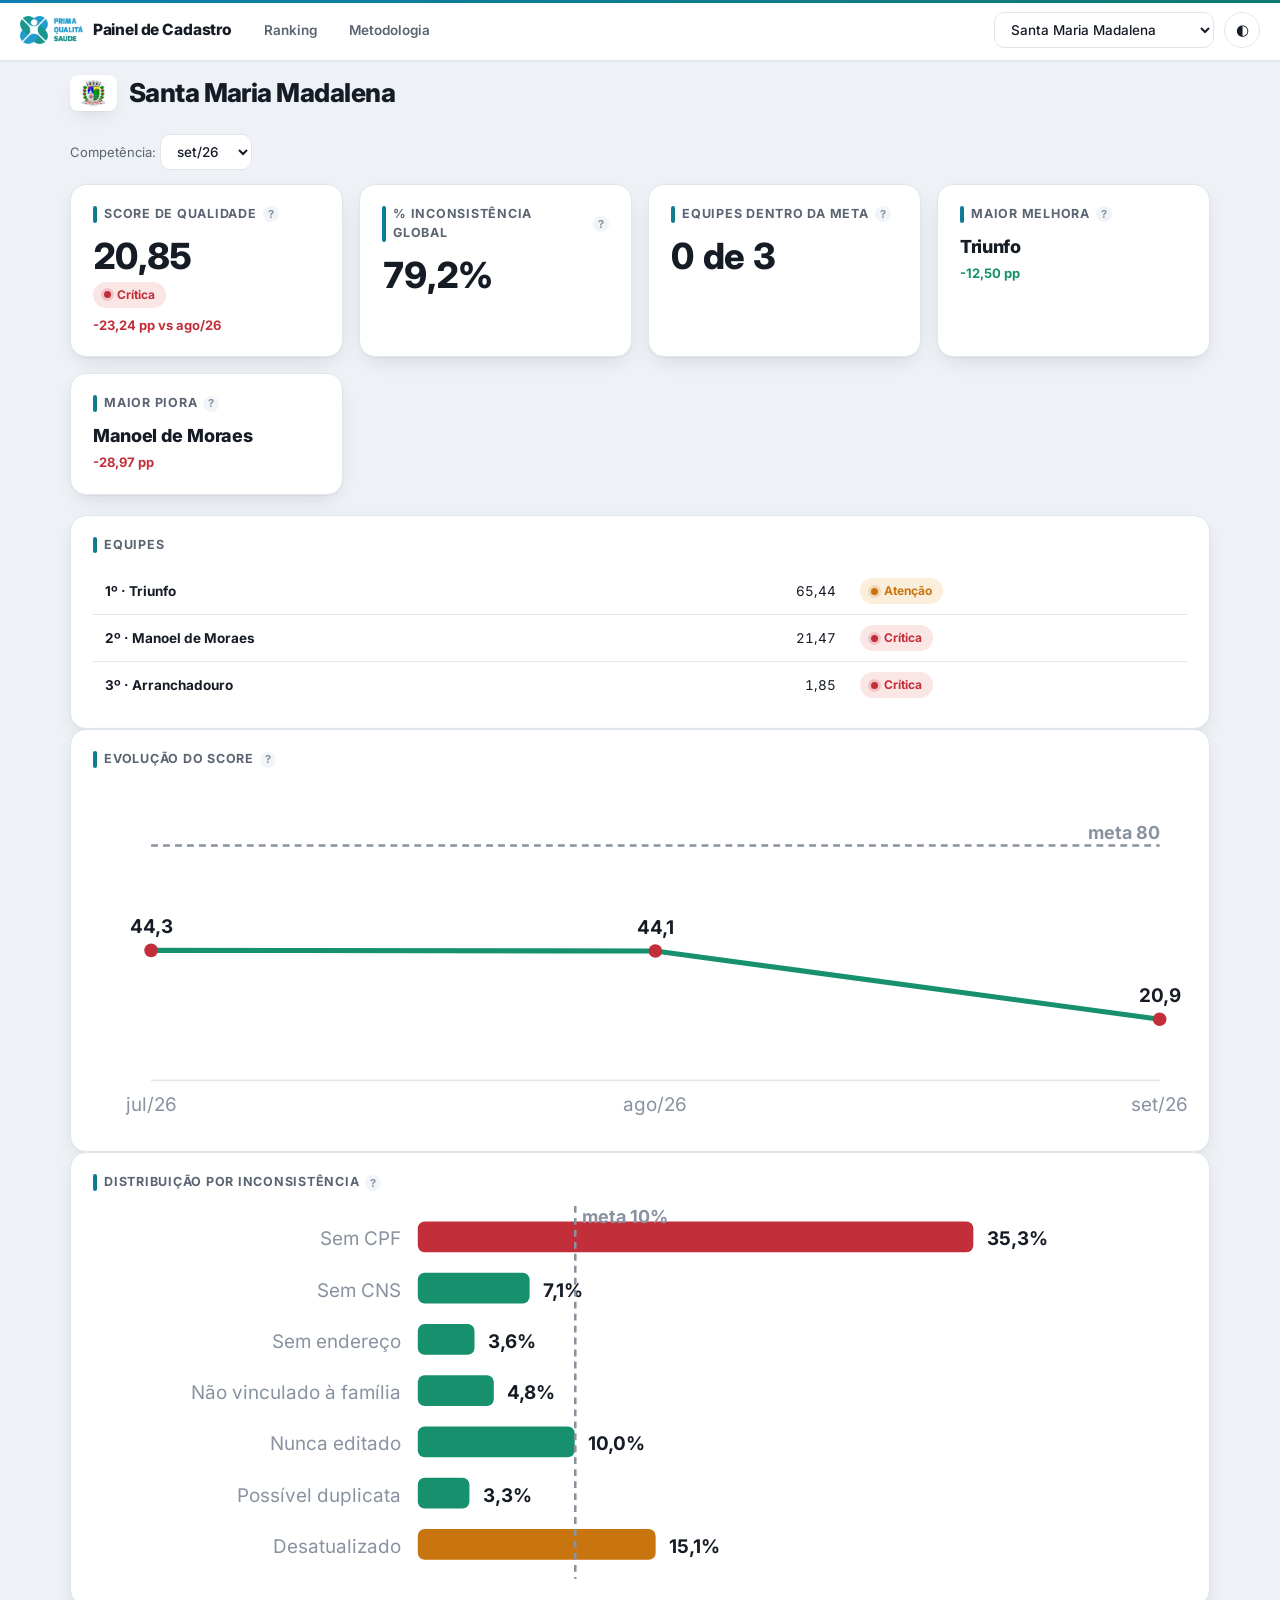
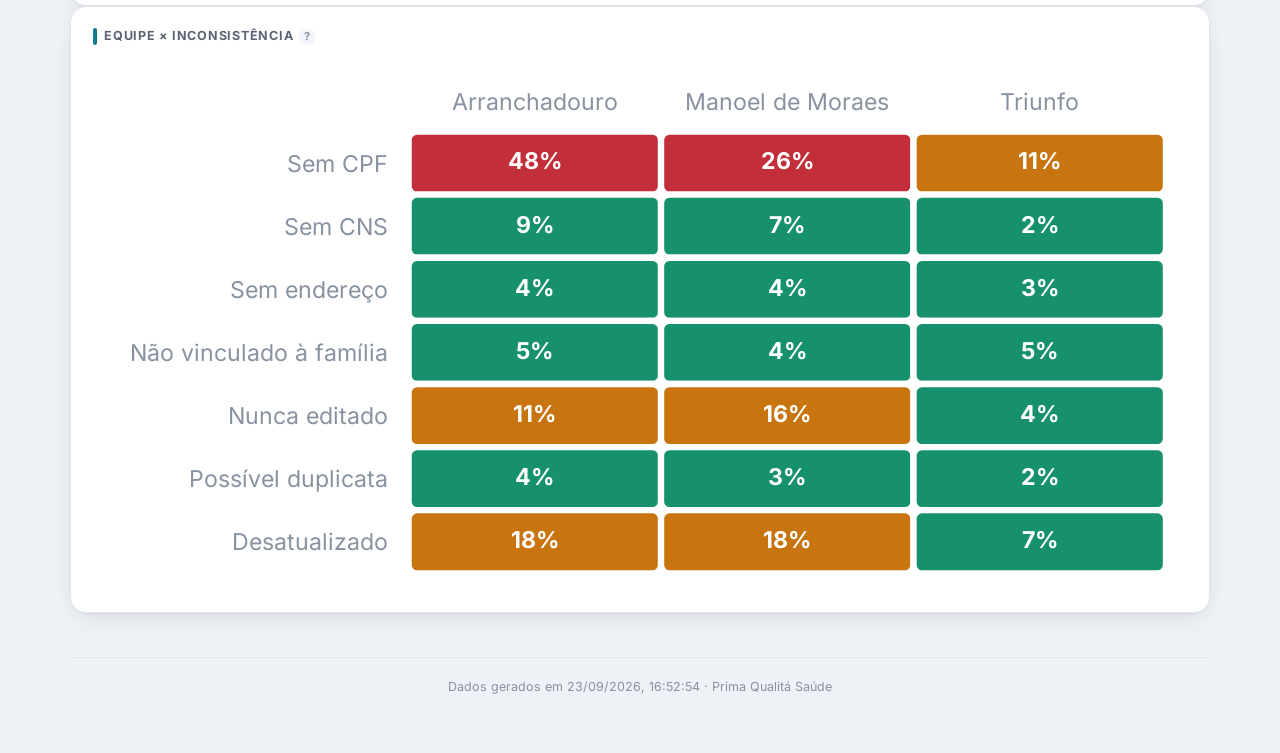
<file: site/santa-maria-madalena/index.html>
<!doctype html>
<html lang="pt-BR">
<head>
<meta charset="utf-8">
<meta name="viewport" content="width=device-width, initial-scale=1, viewport-fit=cover">
<title>Painel de Cadastro — Santa Maria Madalena</title>
<link rel="stylesheet" href="../estilo.css">
</head>
<body>
<div id="app"></div>
<script type="application/json" id="dados-pagina">{"gerado_em": "2026-09-23T16:52:54", "metas": {"meta_inconsistencia_pct": 10, "meta_score": 80, "criticidade": {"adequada": 80, "atencao": 65}}, "indicadores": [{"id": "sem_cpf", "titulo": "Sem CPF", "descricao_curta": "Cadastro sem CPF válido preenchido.", "meta_pct": 10, "entra_no_score": true, "orientacao": "Abra o cadastro do cidadão e preencha o campo de CPF, conferindo o número com um documento oficial. Se o cidadão não tiver CPF, oriente a emissão gratuita pela Receita Federal (app ou site \"Meu CPF\") ou em um posto de atendimento antes de finalizar a correção."}, {"id": "sem_cns", "titulo": "Sem CNS", "descricao_curta": "Cadastro sem Cartão Nacional de Saúde (CNS) preenchido.", "meta_pct": 10, "entra_no_score": true, "orientacao": "Busque o Cartão Nacional de Saúde do cidadão pelo CPF ou pelo nome completo + data de nascimento e registre o número no cadastro. Se o cidadão nunca teve CNS emitido, oriente a solicitação em qualquer unidade de saúde ou pelo aplicativo Meu SUS Digital."}, {"id": "sem_endereco", "titulo": "Sem endereço", "descricao_curta": "Cadastro sem logradouro preenchido.", "meta_pct": 10, "entra_no_score": true, "orientacao": "Complete o logradouro, número e bairro do endereço residencial na próxima visita domiciliar ou contato com o cidadão, e confira se o CEP corresponde ao endereço informado."}, {"id": "sem_vinculo_familiar", "titulo": "Não vinculado à família", "descricao_curta": "Cadastro sem vínculo a uma família no sistema.", "meta_pct": 10, "entra_no_score": true, "orientacao": "Verifique se já existe um cadastro de família no mesmo endereço; se existir, vincule o cidadão a ela. Se não existir, crie o cadastro familiar completo e associe o cidadão como membro."}, {"id": "nunca_editado", "titulo": "Nunca editado", "descricao_curta": "Cadastro nunca foi revisado desde a criação (mesma data de criação e edição, ou sem data de edição registrada).", "meta_pct": 10, "entra_no_score": true, "orientacao": "Abra o cadastro, confira todos os campos com o cidadão (endereço, telefone, condições de saúde, vínculo familiar) e salve a edição — mesmo sem nenhuma mudança, isso registra que o cadastro foi revisado."}, {"id": "possivel_duplicata", "titulo": "Possível duplicata", "descricao_curta": "Cadastro que aparenta ser duplicado de outro (mesmo CPF, mesmo CNS, ou nome muito similar com a mesma data de nascimento).", "meta_pct": 10, "entra_no_score": true, "orientacao": "Abra a planilha de possíveis duplicatas da equipe, compare os cadastros do mesmo grupo e, se forem a mesma pessoa, mescle-os ou inative o mais antigo/incompleto, mantendo o mais atualizado. Confira o alerta de óbito/mudança de território antes de excluir ou inativar qualquer um deles."}, {"id": "desatualizado", "titulo": "Desatualizado", "descricao_curta": "Cadastro sem edição há mais de 24 meses em relação ao fim da competência.", "meta_pct": 10, "entra_no_score": true, "orientacao": "Contate o cidadão (visita domiciliar, telefone ou WhatsApp) para confirmar que os dados continuam corretos e registre uma edição no cadastro — isso também pesa no Score de Qualidade da equipe."}], "grupos": [{"id": "hipertensos", "titulo": "Hipertensos"}, {"id": "diabeticos", "titulo": "Diabéticos"}, {"id": "gestantes", "titulo": "Gestantes"}, {"id": "criancas_0_2", "titulo": "Crianças de 0 a 2 anos"}, {"id": "idosos_60_mais", "titulo": "Idosos de 60 anos ou mais"}], "condicoes": [{"id": "has", "titulo": "Hipertensão (HAS)", "taxa_esperada_min_pct": null, "taxa_esperada_nota": null}, {"id": "diabetes", "titulo": "Diabetes (DM)", "taxa_esperada_min_pct": null, "taxa_esperada_nota": null}, {"id": "alcool", "titulo": "Uso de álcool", "taxa_esperada_min_pct": null, "taxa_esperada_nota": null}, {"id": "drogas", "titulo": "Uso de drogas ilícitas", "taxa_esperada_min_pct": null, "taxa_esperada_nota": null}, {"id": "fumante", "titulo": "Fumante", "taxa_esperada_min_pct": null, "taxa_esperada_nota": null}, {"id": "doenca_respiratoria", "titulo": "Doença respiratória", "taxa_esperada_min_pct": null, "taxa_esperada_nota": null}, {"id": "doenca_cardiaca", "titulo": "Doença cardíaca", "taxa_esperada_min_pct": null, "taxa_esperada_nota": null}, {"id": "doenca_renal", "titulo": "Doença renal", "taxa_esperada_min_pct": null, "taxa_esperada_nota": null}, {"id": "doenca_mental", "titulo": "Doença mental", "taxa_esperada_min_pct": null, "taxa_esperada_nota": null}, {"id": "avc", "titulo": "AVC / Derrame", "taxa_esperada_min_pct": null, "taxa_esperada_nota": null}, {"id": "infarto", "titulo": "Infarto", "taxa_esperada_min_pct": null, "taxa_esperada_nota": null}, {"id": "cancer", "titulo": "Câncer", "taxa_esperada_min_pct": null, "taxa_esperada_nota": null}, {"id": "hanseniase", "titulo": "Hanseníase", "taxa_esperada_min_pct": null, "taxa_esperada_nota": null}, {"id": "tuberculose", "titulo": "Tuberculose", "taxa_esperada_min_pct": null, "taxa_esperada_nota": null}, {"id": "doenca_falciforme", "titulo": "Doença falciforme", "taxa_esperada_min_pct": null, "taxa_esperada_nota": null}, {"id": "internacao_12_meses", "titulo": "Internação nos últimos 12 meses", "taxa_esperada_min_pct": null, "taxa_esperada_nota": null}, {"id": "plantas_medicinais", "titulo": "Usa plantas medicinais", "taxa_esperada_min_pct": null, "taxa_esperada_nota": null}, {"id": "praticas_integrativas", "titulo": "Práticas integrativas e complementares", "taxa_esperada_min_pct": null, "taxa_esperada_nota": null}, {"id": "acamado", "titulo": "Acamado", "taxa_esperada_min_pct": null, "taxa_esperada_nota": null}, {"id": "domiciliado", "titulo": "Domiciliado", "taxa_esperada_min_pct": null, "taxa_esperada_nota": null}, {"id": "gestante", "titulo": "Gestante", "taxa_esperada_min_pct": 1.0, "taxa_esperada_nota": "Estimativa: ~1,5–2% da população total (DATASUS/SINASC)"}], "minimo_cadastros_para_alerta": 300, "municipios": [{"slug": "santa-maria-madalena", "municipio": "Santa Maria Madalena", "brasao": "assets/brasoes/santa_maria_madalena.jfif", "competencias": ["2026-07", "2026-08", "2026-09"], "equipes": [{"slug": "arranchadouro", "equipe": "Arranchadouro", "ine": null, "link_drive": null, "link_padlet": null, "serie": [{"competencia": "2026-07", "total_cadastrados": 5728, "score": 28.12, "dado_incompleto": true, "indicadores_ausentes": ["desatualizado", "nunca_editado", "sem_endereco"], "indicadores": [{"id": "sem_cpf", "valor": 2928, "ausente": false}, {"id": "sem_cns", "valor": 523, "ausente": false}, {"id": "sem_endereco", "ausente": true}, {"id": "sem_vinculo_familiar", "valor": 362, "ausente": false}, {"id": "nunca_editado", "ausente": true}, {"id": "possivel_duplicata", "valor": 304, "ausente": false}, {"id": "desatualizado", "ausente": true}]}, {"competencia": "2026-08", "total_cadastrados": 5752, "score": 28.2, "dado_incompleto": true, "indicadores_ausentes": ["desatualizado", "nunca_editado", "sem_endereco"], "indicadores": [{"id": "sem_cpf", "valor": 2890, "ausente": false}, {"id": "sem_cns", "valor": 548, "ausente": false}, {"id": "sem_endereco", "ausente": true}, {"id": "sem_vinculo_familiar", "valor": 365, "ausente": false}, {"id": "nunca_editado", "ausente": true}, {"id": "possivel_duplicata", "valor": 327, "ausente": false}, {"id": "desatualizado", "ausente": true}]}, {"competencia": "2026-09", "total_cadastrados": 5664, "score": 1.85, "dado_incompleto": false, "indicadores_ausentes": [], "indicadores": [{"id": "sem_cpf", "valor": 2715, "ausente": false}, {"id": "sem_cns", "valor": 521, "ausente": false}, {"id": "sem_endereco", "valor": 206, "ausente": false}, {"id": "sem_vinculo_familiar", "valor": 277, "ausente": false}, {"id": "nunca_editado", "valor": 615, "ausente": false}, {"id": "possivel_duplicata", "valor": 222, "ausente": false}, {"id": "desatualizado", "valor": 1003, "ausente": false}], "microareas": [{"microarea": "MICROAREA 13", "total_cadastrados": 1064, "indicadores": [{"id": "sem_cpf", "valor": 166, "ausente": false}, {"id": "sem_cns", "valor": 238, "ausente": false}, {"id": "sem_endereco", "valor": 1, "ausente": false}, {"id": "sem_vinculo_familiar", "valor": 4, "ausente": false}, {"id": "nunca_editado", "valor": 91, "ausente": false}, {"id": "possivel_duplicata", "valor": 40, "ausente": false}, {"id": "desatualizado", "valor": 0, "ausente": false}]}, {"microarea": "MICROÁREA 04", "total_cadastrados": 556, "indicadores": [{"id": "sem_cpf", "valor": 401, "ausente": false}, {"id": "sem_cns", "valor": 19, "ausente": false}, {"id": "sem_endereco", "valor": 84, "ausente": false}, {"id": "sem_vinculo_familiar", "valor": 110, "ausente": false}, {"id": "nunca_editado", "valor": 25, "ausente": false}, {"id": "possivel_duplicata", "valor": 47, "ausente": false}, {"id": "desatualizado", "valor": 0, "ausente": false}]}, {"microarea": "MICROÁREA 06", "total_cadastrados": 389, "indicadores": [{"id": "sem_cpf", "valor": 267, "ausente": false}, {"id": "sem_cns", "valor": 19, "ausente": false}, {"id": "sem_endereco", "valor": 5, "ausente": false}, {"id": "sem_vinculo_familiar", "valor": 11, "ausente": false}, {"id": "nunca_editado", "valor": 152, "ausente": false}, {"id": "possivel_duplicata", "valor": 11, "ausente": false}, {"id": "desatualizado", "valor": 122, "ausente": false}]}, {"microarea": "MICROÁREA 07", "total_cadastrados": 410, "indicadores": [{"id": "sem_cpf", "valor": 222, "ausente": false}, {"id": "sem_cns", "valor": 6, "ausente": false}, {"id": "sem_endereco", "valor": 4, "ausente": false}, {"id": "sem_vinculo_familiar", "valor": 10, "ausente": false}, {"id": "nunca_editado", "valor": 7, "ausente": false}, {"id": "possivel_duplicata", "valor": 12, "ausente": false}, {"id": "desatualizado", "valor": 7, "ausente": false}]}, {"microarea": "MICROÁREA 08", "total_cadastrados": 250, "indicadores": [{"id": "sem_cpf", "valor": 51, "ausente": false}, {"id": "sem_cns", "valor": 19, "ausente": false}, {"id": "sem_endereco", "valor": 1, "ausente": false}, {"id": "sem_vinculo_familiar", "valor": 4, "ausente": false}, {"id": "nunca_editado", "valor": 7, "ausente": false}, {"id": "possivel_duplicata", "valor": 8, "ausente": false}, {"id": "desatualizado", "valor": 0, "ausente": false}]}, {"microarea": "MICROÁREA 09", "total_cadastrados": 643, "indicadores": [{"id": "sem_cpf", "valor": 241, "ausente": false}, {"id": "sem_cns", "valor": 11, "ausente": false}, {"id": "sem_endereco", "valor": 13, "ausente": false}, {"id": "sem_vinculo_familiar", "valor": 18, "ausente": false}, {"id": "nunca_editado", "valor": 7, "ausente": false}, {"id": "possivel_duplicata", "valor": 19, "ausente": false}, {"id": "desatualizado", "valor": 0, "ausente": false}]}, {"microarea": "MICROÁREA 10", "total_cadastrados": 247, "indicadores": [{"id": "sem_cpf", "valor": 15, "ausente": false}, {"id": "sem_cns", "valor": 5, "ausente": false}, {"id": "sem_endereco", "valor": 7, "ausente": false}, {"id": "sem_vinculo_familiar", "valor": 9, "ausente": false}, {"id": "nunca_editado", "valor": 24, "ausente": false}, {"id": "possivel_duplicata", "valor": 10, "ausente": false}, {"id": "desatualizado", "valor": 5, "ausente": false}]}, {"microarea": "MICROÁREA 11", "total_cadastrados": 500, "indicadores": [{"id": "sem_cpf", "valor": 155, "ausente": false}, {"id": "sem_cns", "valor": 54, "ausente": false}, {"id": "sem_endereco", "valor": 3, "ausente": false}, {"id": "sem_vinculo_familiar", "valor": 3, "ausente": false}, {"id": "nunca_editado", "valor": 111, "ausente": false}, {"id": "possivel_duplicata", "valor": 18, "ausente": false}, {"id": "desatualizado", "valor": 262, "ausente": false}]}, {"microarea": "MICROÁREA 12", "total_cadastrados": 743, "indicadores": [{"id": "sem_cpf", "valor": 525, "ausente": false}, {"id": "sem_cns", "valor": 101, "ausente": false}, {"id": "sem_endereco", "valor": 8, "ausente": false}, {"id": "sem_vinculo_familiar", "valor": 12, "ausente": false}, {"id": "nunca_editado", "valor": 105, "ausente": false}, {"id": "possivel_duplicata", "valor": 21, "ausente": false}, {"id": "desatualizado", "valor": 561, "ausente": false}]}, {"microarea": "MICROÁREA 14", "total_cadastrados": 862, "indicadores": [{"id": "sem_cpf", "valor": 672, "ausente": false}, {"id": "sem_cns", "valor": 49, "ausente": false}, {"id": "sem_endereco", "valor": 80, "ausente": false}, {"id": "sem_vinculo_familiar", "valor": 96, "ausente": false}, {"id": "nunca_editado", "valor": 86, "ausente": false}, {"id": "possivel_duplicata", "valor": 36, "ausente": false}, {"id": "desatualizado", "valor": 46, "ausente": false}]}], "estado": {"limpos": 1915, "com_1": 2306, "com_2": 1173, "com_3_mais": 270, "media_inconsistencias": 0.981, "fora_area": 47, "total_bruto": 5711}, "faixa_etaria": [{"faixa": "<1", "indicador_id": "sem_cpf", "valor": 0, "total_cadastrados": 36}, {"faixa": "1-4", "indicador_id": "sem_cpf", "valor": 22, "total_cadastrados": 188}, {"faixa": "5-9", "indicador_id": "sem_cpf", "valor": 144, "total_cadastrados": 296}, {"faixa": "10-17", "indicador_id": "sem_cpf", "valor": 318, "total_cadastrados": 536}, {"faixa": "18-59", "indicador_id": "sem_cpf", "valor": 1512, "total_cadastrados": 3050}, {"faixa": "60+", "indicador_id": "sem_cpf", "valor": 717, "total_cadastrados": 1556}], "grupos": [{"id": "criancas_0_2", "total_grupo": 135, "metricas": [{"id": "falha_identificacao_vinculo", "valor": 48}, {"id": "sem_cns", "valor": 44}, {"id": "sem_cpf", "valor": 4}]}, {"id": "diabeticos", "total_grupo": 396, "metricas": [{"id": "falha_identificacao_vinculo", "valor": 171}, {"id": "sem_cns", "valor": 22}, {"id": "sem_cpf", "valor": 145}]}, {"id": "gestantes", "total_grupo": 18, "metricas": [{"id": "falha_identificacao_vinculo", "valor": 4}, {"id": "sem_cns", "valor": 1}, {"id": "sem_cpf", "valor": 3}]}, {"id": "hipertensos", "total_grupo": 1429, "metricas": [{"id": "falha_identificacao_vinculo", "valor": 699}, {"id": "sem_cns", "valor": 75}, {"id": "sem_cpf", "valor": 614}]}, {"id": "idosos_60_mais", "total_grupo": 1556, "metricas": [{"id": "falha_identificacao_vinculo", "valor": 843}, {"id": "sem_cns", "valor": 110}, {"id": "sem_cpf", "valor": 717}]}], "condicoes": [{"id": "has", "valor": 1429, "total_cadastrados": 5664}, {"id": "diabetes", "valor": 396, "total_cadastrados": 5664}, {"id": "alcool", "valor": 236, "total_cadastrados": 5664}, {"id": "drogas", "valor": 11, "total_cadastrados": 5664}, {"id": "fumante", "valor": 258, "total_cadastrados": 5664}, {"id": "doenca_respiratoria", "valor": 63, "total_cadastrados": 5664}, {"id": "doenca_cardiaca", "valor": 96, "total_cadastrados": 5664}, {"id": "doenca_renal", "valor": 32, "total_cadastrados": 5664}, {"id": "doenca_mental", "valor": 55, "total_cadastrados": 5664}, {"id": "avc", "valor": 51, "total_cadastrados": 5664}, {"id": "infarto", "valor": 34, "total_cadastrados": 5664}, {"id": "cancer", "valor": 79, "total_cadastrados": 5664}, {"id": "hanseniase", "valor": 1, "total_cadastrados": 5664}, {"id": "tuberculose", "valor": 1, "total_cadastrados": 5664}, {"id": "doenca_falciforme", "valor": 0, "total_cadastrados": 5664}, {"id": "internacao_12_meses", "valor": 0, "total_cadastrados": 5664}, {"id": "plantas_medicinais", "valor": 0, "total_cadastrados": 5664}, {"id": "praticas_integrativas", "valor": 0, "total_cadastrados": 5664}, {"id": "acamado", "valor": 27, "total_cadastrados": 5664}, {"id": "domiciliado", "valor": 33, "total_cadastrados": 5664}, {"id": "gestante", "valor": 18, "total_cadastrados": 5664}]}]}, {"slug": "manoel-de-moraes", "equipe": "Manoel de Moraes", "ine": null, "link_drive": null, "link_padlet": null, "serie": [{"competencia": "2026-07", "total_cadastrados": 1597, "score": 48.47, "dado_incompleto": true, "indicadores_ausentes": ["desatualizado", "nunca_editado", "sem_endereco"], "indicadores": [{"id": "sem_cpf", "valor": 526, "ausente": false}, {"id": "sem_cns", "valor": 117, "ausente": false}, {"id": "sem_endereco", "ausente": true}, {"id": "sem_vinculo_familiar", "valor": 94, "ausente": false}, {"id": "nunca_editado", "ausente": true}, {"id": "possivel_duplicata", "valor": 86, "ausente": false}, {"id": "desatualizado", "ausente": true}]}, {"competencia": "2026-08", "total_cadastrados": 1598, "score": 50.44, "dado_incompleto": true, "indicadores_ausentes": ["desatualizado", "nunca_editado", "sem_endereco"], "indicadores": [{"id": "sem_cpf", "valor": 500, "ausente": false}, {"id": "sem_cns", "valor": 118, "ausente": false}, {"id": "sem_endereco", "ausente": true}, {"id": "sem_vinculo_familiar", "valor": 87, "ausente": false}, {"id": "nunca_editado", "ausente": true}, {"id": "possivel_duplicata", "valor": 87, "ausente": false}, {"id": "desatualizado", "ausente": true}]}, {"competencia": "2026-09", "total_cadastrados": 1579, "score": 21.47, "dado_incompleto": false, "indicadores_ausentes": [], "indicadores": [{"id": "sem_cpf", "valor": 414, "ausente": false}, {"id": "sem_cns", "valor": 111, "ausente": false}, {"id": "sem_endereco", "valor": 59, "ausente": false}, {"id": "sem_vinculo_familiar", "valor": 63, "ausente": false}, {"id": "nunca_editado", "valor": 250, "ausente": false}, {"id": "possivel_duplicata", "valor": 54, "ausente": false}, {"id": "desatualizado", "valor": 289, "ausente": false}], "microareas": [{"microarea": "MICROÁREA 01", "total_cadastrados": 294, "indicadores": [{"id": "sem_cpf", "valor": 50, "ausente": false}, {"id": "sem_cns", "valor": 19, "ausente": false}, {"id": "sem_endereco", "valor": 9, "ausente": false}, {"id": "sem_vinculo_familiar", "valor": 10, "ausente": false}, {"id": "nunca_editado", "valor": 46, "ausente": false}, {"id": "possivel_duplicata", "valor": 23, "ausente": false}, {"id": "desatualizado", "valor": 35, "ausente": false}]}, {"microarea": "MICROÁREA 02", "total_cadastrados": 272, "indicadores": [{"id": "sem_cpf", "valor": 52, "ausente": false}, {"id": "sem_cns", "valor": 21, "ausente": false}, {"id": "sem_endereco", "valor": 11, "ausente": false}, {"id": "sem_vinculo_familiar", "valor": 11, "ausente": false}, {"id": "nunca_editado", "valor": 18, "ausente": false}, {"id": "possivel_duplicata", "valor": 6, "ausente": false}, {"id": "desatualizado", "valor": 3, "ausente": false}]}, {"microarea": "MICROÁREA 03", "total_cadastrados": 133, "indicadores": [{"id": "sem_cpf", "valor": 8, "ausente": false}, {"id": "sem_cns", "valor": 0, "ausente": false}, {"id": "sem_endereco", "valor": 0, "ausente": false}, {"id": "sem_vinculo_familiar", "valor": 1, "ausente": false}, {"id": "nunca_editado", "valor": 0, "ausente": false}, {"id": "possivel_duplicata", "valor": 1, "ausente": false}, {"id": "desatualizado", "valor": 0, "ausente": false}]}, {"microarea": "MICROÁREA 04", "total_cadastrados": 285, "indicadores": [{"id": "sem_cpf", "valor": 81, "ausente": false}, {"id": "sem_cns", "valor": 44, "ausente": false}, {"id": "sem_endereco", "valor": 39, "ausente": false}, {"id": "sem_vinculo_familiar", "valor": 41, "ausente": false}, {"id": "nunca_editado", "valor": 41, "ausente": false}, {"id": "possivel_duplicata", "valor": 16, "ausente": false}, {"id": "desatualizado", "valor": 76, "ausente": false}]}, {"microarea": "MICROÁREA 05", "total_cadastrados": 141, "indicadores": [{"id": "sem_cpf", "valor": 10, "ausente": false}, {"id": "sem_cns", "valor": 4, "ausente": false}, {"id": "sem_endereco", "valor": 0, "ausente": false}, {"id": "sem_vinculo_familiar", "valor": 0, "ausente": false}, {"id": "nunca_editado", "valor": 0, "ausente": false}, {"id": "possivel_duplicata", "valor": 0, "ausente": false}, {"id": "desatualizado", "valor": 0, "ausente": false}]}, {"microarea": "MICROÁREA 06", "total_cadastrados": 454, "indicadores": [{"id": "sem_cpf", "valor": 213, "ausente": false}, {"id": "sem_cns", "valor": 23, "ausente": false}, {"id": "sem_endereco", "valor": 0, "ausente": false}, {"id": "sem_vinculo_familiar", "valor": 0, "ausente": false}, {"id": "nunca_editado", "valor": 145, "ausente": false}, {"id": "possivel_duplicata", "valor": 8, "ausente": false}, {"id": "desatualizado", "valor": 175, "ausente": false}]}], "estado": {"limpos": 846, "com_1": 352, "com_2": 299, "com_3_mais": 82, "media_inconsistencias": 0.785, "fora_area": 3, "total_bruto": 1582}, "faixa_etaria": [{"faixa": "<1", "indicador_id": "sem_cpf", "valor": 0, "total_cadastrados": 13}, {"faixa": "1-4", "indicador_id": "sem_cpf", "valor": 2, "total_cadastrados": 53}, {"faixa": "5-9", "indicador_id": "sem_cpf", "valor": 14, "total_cadastrados": 90}, {"faixa": "10-17", "indicador_id": "sem_cpf", "valor": 48, "total_cadastrados": 140}, {"faixa": "18-59", "indicador_id": "sem_cpf", "valor": 261, "total_cadastrados": 870}, {"faixa": "60+", "indicador_id": "sem_cpf", "valor": 89, "total_cadastrados": 413}], "grupos": [{"id": "criancas_0_2", "total_grupo": 32, "metricas": [{"id": "falha_identificacao_vinculo", "valor": 7}, {"id": "sem_cns", "valor": 7}, {"id": "sem_cpf", "valor": 0}]}, {"id": "diabeticos", "total_grupo": 107, "metricas": [{"id": "falha_identificacao_vinculo", "valor": 16}, {"id": "sem_cns", "valor": 3}, {"id": "sem_cpf", "valor": 13}]}, {"id": "gestantes", "total_grupo": 6, "metricas": [{"id": "falha_identificacao_vinculo", "valor": 1}, {"id": "sem_cns", "valor": 1}, {"id": "sem_cpf", "valor": 0}]}, {"id": "hipertensos", "total_grupo": 353, "metricas": [{"id": "falha_identificacao_vinculo", "valor": 68}, {"id": "sem_cns", "valor": 9}, {"id": "sem_cpf", "valor": 58}]}, {"id": "idosos_60_mais", "total_grupo": 413, "metricas": [{"id": "falha_identificacao_vinculo", "valor": 114}, {"id": "sem_cns", "valor": 23}, {"id": "sem_cpf", "valor": 89}]}], "condicoes": [{"id": "has", "valor": 353, "total_cadastrados": 1579}, {"id": "diabetes", "valor": 107, "total_cadastrados": 1579}, {"id": "alcool", "valor": 39, "total_cadastrados": 1579}, {"id": "drogas", "valor": 4, "total_cadastrados": 1579}, {"id": "fumante", "valor": 75, "total_cadastrados": 1579}, {"id": "doenca_respiratoria", "valor": 30, "total_cadastrados": 1579}, {"id": "doenca_cardiaca", "valor": 23, "total_cadastrados": 1579}, {"id": "doenca_renal", "valor": 3, "total_cadastrados": 1579}, {"id": "doenca_mental", "valor": 21, "total_cadastrados": 1579}, {"id": "avc", "valor": 13, "total_cadastrados": 1579}, {"id": "infarto", "valor": 1, "total_cadastrados": 1579}, {"id": "cancer", "valor": 25, "total_cadastrados": 1579}, {"id": "hanseniase", "valor": 0, "total_cadastrados": 1579}, {"id": "tuberculose", "valor": 0, "total_cadastrados": 1579}, {"id": "doenca_falciforme", "valor": 0, "total_cadastrados": 1579}, {"id": "internacao_12_meses", "valor": 0, "total_cadastrados": 1579}, {"id": "plantas_medicinais", "valor": 0, "total_cadastrados": 1579}, {"id": "praticas_integrativas", "valor": 0, "total_cadastrados": 1579}, {"id": "acamado", "valor": 4, "total_cadastrados": 1579}, {"id": "domiciliado", "valor": 76, "total_cadastrados": 1579}, {"id": "gestante", "valor": 6, "total_cadastrados": 1579}]}]}, {"slug": "triunfo", "equipe": "Triunfo", "ine": null, "link_drive": null, "link_padlet": null, "serie": [{"competencia": "2026-07", "total_cadastrados": 2413, "score": 79.98, "dado_incompleto": true, "indicadores_ausentes": ["desatualizado", "nunca_editado", "sem_endereco"], "indicadores": [{"id": "sem_cpf", "valor": 322, "ausente": false}, {"id": "sem_cns", "valor": 67, "ausente": false}, {"id": "sem_endereco", "ausente": true}, {"id": "sem_vinculo_familiar", "valor": 41, "ausente": false}, {"id": "nunca_editado", "ausente": true}, {"id": "possivel_duplicata", "valor": 53, "ausente": false}, {"id": "desatualizado", "ausente": true}]}, {"competencia": "2026-08", "total_cadastrados": 2402, "score": 77.94, "dado_incompleto": true, "indicadores_ausentes": ["desatualizado", "nunca_editado", "sem_endereco"], "indicadores": [{"id": "sem_cpf", "valor": 299, "ausente": false}, {"id": "sem_cns", "valor": 58, "ausente": false}, {"id": "sem_endereco", "ausente": true}, {"id": "sem_vinculo_familiar", "valor": 120, "ausente": false}, {"id": "nunca_editado", "ausente": true}, {"id": "possivel_duplicata", "valor": 53, "ausente": false}, {"id": "desatualizado", "ausente": true}]}, {"competencia": "2026-09", "total_cadastrados": 2390, "score": 65.44, "dado_incompleto": false, "indicadores_ausentes": [], "indicadores": [{"id": "sem_cpf", "valor": 269, "ausente": false}, {"id": "sem_cns", "valor": 52, "ausente": false}, {"id": "sem_endereco", "valor": 82, "ausente": false}, {"id": "sem_vinculo_familiar", "valor": 125, "ausente": false}, {"id": "nunca_editado", "valor": 95, "ausente": false}, {"id": "possivel_duplicata", "valor": 40, "ausente": false}, {"id": "desatualizado", "valor": 163, "ausente": false}], "microareas": [{"microarea": "MICROÁREA 01", "total_cadastrados": 170, "indicadores": [{"id": "sem_cpf", "valor": 0, "ausente": false}, {"id": "sem_cns", "valor": 0, "ausente": false}, {"id": "sem_endereco", "valor": 0, "ausente": false}, {"id": "sem_vinculo_familiar", "valor": 0, "ausente": false}, {"id": "nunca_editado", "valor": 5, "ausente": false}, {"id": "possivel_duplicata", "valor": 5, "ausente": false}, {"id": "desatualizado", "valor": 0, "ausente": false}]}, {"microarea": "MICROÁREA 02", "total_cadastrados": 205, "indicadores": [{"id": "sem_cpf", "valor": 7, "ausente": false}, {"id": "sem_cns", "valor": 3, "ausente": false}, {"id": "sem_endereco", "valor": 4, "ausente": false}, {"id": "sem_vinculo_familiar", "valor": 7, "ausente": false}, {"id": "nunca_editado", "valor": 1, "ausente": false}, {"id": "possivel_duplicata", "valor": 3, "ausente": false}, {"id": "desatualizado", "valor": 6, "ausente": false}]}, {"microarea": "MICROÁREA 03", "total_cadastrados": 206, "indicadores": [{"id": "sem_cpf", "valor": 1, "ausente": false}, {"id": "sem_cns", "valor": 1, "ausente": false}, {"id": "sem_endereco", "valor": 0, "ausente": false}, {"id": "sem_vinculo_familiar", "valor": 5, "ausente": false}, {"id": "nunca_editado", "valor": 4, "ausente": false}, {"id": "possivel_duplicata", "valor": 6, "ausente": false}, {"id": "desatualizado", "valor": 0, "ausente": false}]}, {"microarea": "MICROÁREA 04", "total_cadastrados": 275, "indicadores": [{"id": "sem_cpf", "valor": 1, "ausente": false}, {"id": "sem_cns", "valor": 0, "ausente": false}, {"id": "sem_endereco", "valor": 7, "ausente": false}, {"id": "sem_vinculo_familiar", "valor": 10, "ausente": false}, {"id": "nunca_editado", "valor": 3, "ausente": false}, {"id": "possivel_duplicata", "valor": 2, "ausente": false}, {"id": "desatualizado", "valor": 0, "ausente": false}]}, {"microarea": "MICROÁREA 05", "total_cadastrados": 298, "indicadores": [{"id": "sem_cpf", "valor": 4, "ausente": false}, {"id": "sem_cns", "valor": 6, "ausente": false}, {"id": "sem_endereco", "valor": 0, "ausente": false}, {"id": "sem_vinculo_familiar", "valor": 1, "ausente": false}, {"id": "nunca_editado", "valor": 13, "ausente": false}, {"id": "possivel_duplicata", "valor": 6, "ausente": false}, {"id": "desatualizado", "valor": 0, "ausente": false}]}, {"microarea": "MICROÁREA 06", "total_cadastrados": 210, "indicadores": [{"id": "sem_cpf", "valor": 12, "ausente": false}, {"id": "sem_cns", "valor": 2, "ausente": false}, {"id": "sem_endereco", "valor": 5, "ausente": false}, {"id": "sem_vinculo_familiar", "valor": 5, "ausente": false}, {"id": "nunca_editado", "valor": 10, "ausente": false}, {"id": "possivel_duplicata", "valor": 8, "ausente": false}, {"id": "desatualizado", "valor": 14, "ausente": false}]}, {"microarea": "MICROÁREA 08", "total_cadastrados": 664, "indicadores": [{"id": "sem_cpf", "valor": 6, "ausente": false}, {"id": "sem_cns", "valor": 3, "ausente": false}, {"id": "sem_endereco", "valor": 0, "ausente": false}, {"id": "sem_vinculo_familiar", "valor": 1, "ausente": false}, {"id": "nunca_editado", "valor": 23, "ausente": false}, {"id": "possivel_duplicata", "valor": 5, "ausente": false}, {"id": "desatualizado", "valor": 11, "ausente": false}]}, {"microarea": "MICROÁREA 09", "total_cadastrados": 362, "indicadores": [{"id": "sem_cpf", "valor": 238, "ausente": false}, {"id": "sem_cns", "valor": 37, "ausente": false}, {"id": "sem_endereco", "valor": 66, "ausente": false}, {"id": "sem_vinculo_familiar", "valor": 96, "ausente": false}, {"id": "nunca_editado", "valor": 36, "ausente": false}, {"id": "possivel_duplicata", "valor": 5, "ausente": false}, {"id": "desatualizado", "valor": 132, "ausente": false}]}], "estado": {"limpos": 1935, "com_1": 203, "com_2": 150, "com_3_mais": 102, "media_inconsistencias": 0.346, "fora_area": 6, "total_bruto": 2396}, "faixa_etaria": [{"faixa": "<1", "indicador_id": "sem_cpf", "valor": 0, "total_cadastrados": 13}, {"faixa": "1-4", "indicador_id": "sem_cpf", "valor": 3, "total_cadastrados": 82}, {"faixa": "5-9", "indicador_id": "sem_cpf", "valor": 18, "total_cadastrados": 144}, {"faixa": "10-17", "indicador_id": "sem_cpf", "valor": 19, "total_cadastrados": 211}, {"faixa": "18-59", "indicador_id": "sem_cpf", "valor": 139, "total_cadastrados": 1272}, {"faixa": "60+", "indicador_id": "sem_cpf", "valor": 90, "total_cadastrados": 668}], "grupos": [{"id": "criancas_0_2", "total_grupo": 55, "metricas": [{"id": "falha_identificacao_vinculo", "valor": 10}, {"id": "sem_cns", "valor": 8}, {"id": "sem_cpf", "valor": 0}]}, {"id": "diabeticos", "total_grupo": 187, "metricas": [{"id": "falha_identificacao_vinculo", "valor": 7}, {"id": "sem_cns", "valor": 2}, {"id": "sem_cpf", "valor": 1}]}, {"id": "gestantes", "total_grupo": 4, "metricas": [{"id": "falha_identificacao_vinculo", "valor": 2}, {"id": "sem_cns", "valor": 2}, {"id": "sem_cpf", "valor": 0}]}, {"id": "hipertensos", "total_grupo": 571, "metricas": [{"id": "falha_identificacao_vinculo", "valor": 19}, {"id": "sem_cns", "valor": 8}, {"id": "sem_cpf", "valor": 5}]}, {"id": "idosos_60_mais", "total_grupo": 668, "metricas": [{"id": "falha_identificacao_vinculo", "valor": 109}, {"id": "sem_cns", "valor": 13}, {"id": "sem_cpf", "valor": 90}]}], "condicoes": [{"id": "has", "valor": 571, "total_cadastrados": 2390}, {"id": "diabetes", "valor": 187, "total_cadastrados": 2390}, {"id": "alcool", "valor": 142, "total_cadastrados": 2390}, {"id": "drogas", "valor": 3, "total_cadastrados": 2390}, {"id": "fumante", "valor": 92, "total_cadastrados": 2390}, {"id": "doenca_respiratoria", "valor": 27, "total_cadastrados": 2390}, {"id": "doenca_cardiaca", "valor": 31, "total_cadastrados": 2390}, {"id": "doenca_renal", "valor": 14, "total_cadastrados": 2390}, {"id": "doenca_mental", "valor": 27, "total_cadastrados": 2390}, {"id": "avc", "valor": 21, "total_cadastrados": 2390}, {"id": "infarto", "valor": 11, "total_cadastrados": 2390}, {"id": "cancer", "valor": 19, "total_cadastrados": 2390}, {"id": "hanseniase", "valor": 0, "total_cadastrados": 2390}, {"id": "tuberculose", "valor": 1, "total_cadastrados": 2390}, {"id": "doenca_falciforme", "valor": 0, "total_cadastrados": 2390}, {"id": "internacao_12_meses", "valor": 0, "total_cadastrados": 2390}, {"id": "plantas_medicinais", "valor": 0, "total_cadastrados": 2390}, {"id": "praticas_integrativas", "valor": 0, "total_cadastrados": 2390}, {"id": "acamado", "valor": 1, "total_cadastrados": 2390}, {"id": "domiciliado", "valor": 94, "total_cadastrados": 2390}, {"id": "gestante", "valor": 4, "total_cadastrados": 2390}]}]}]}]}</script>
<script type="application/json" id="rota-pagina">{"tipo": "municipio", "municipio": "santa-maria-madalena", "prefixo": "../"}</script>
<script src="../app.js"></script>
</body>
</html>
</file>
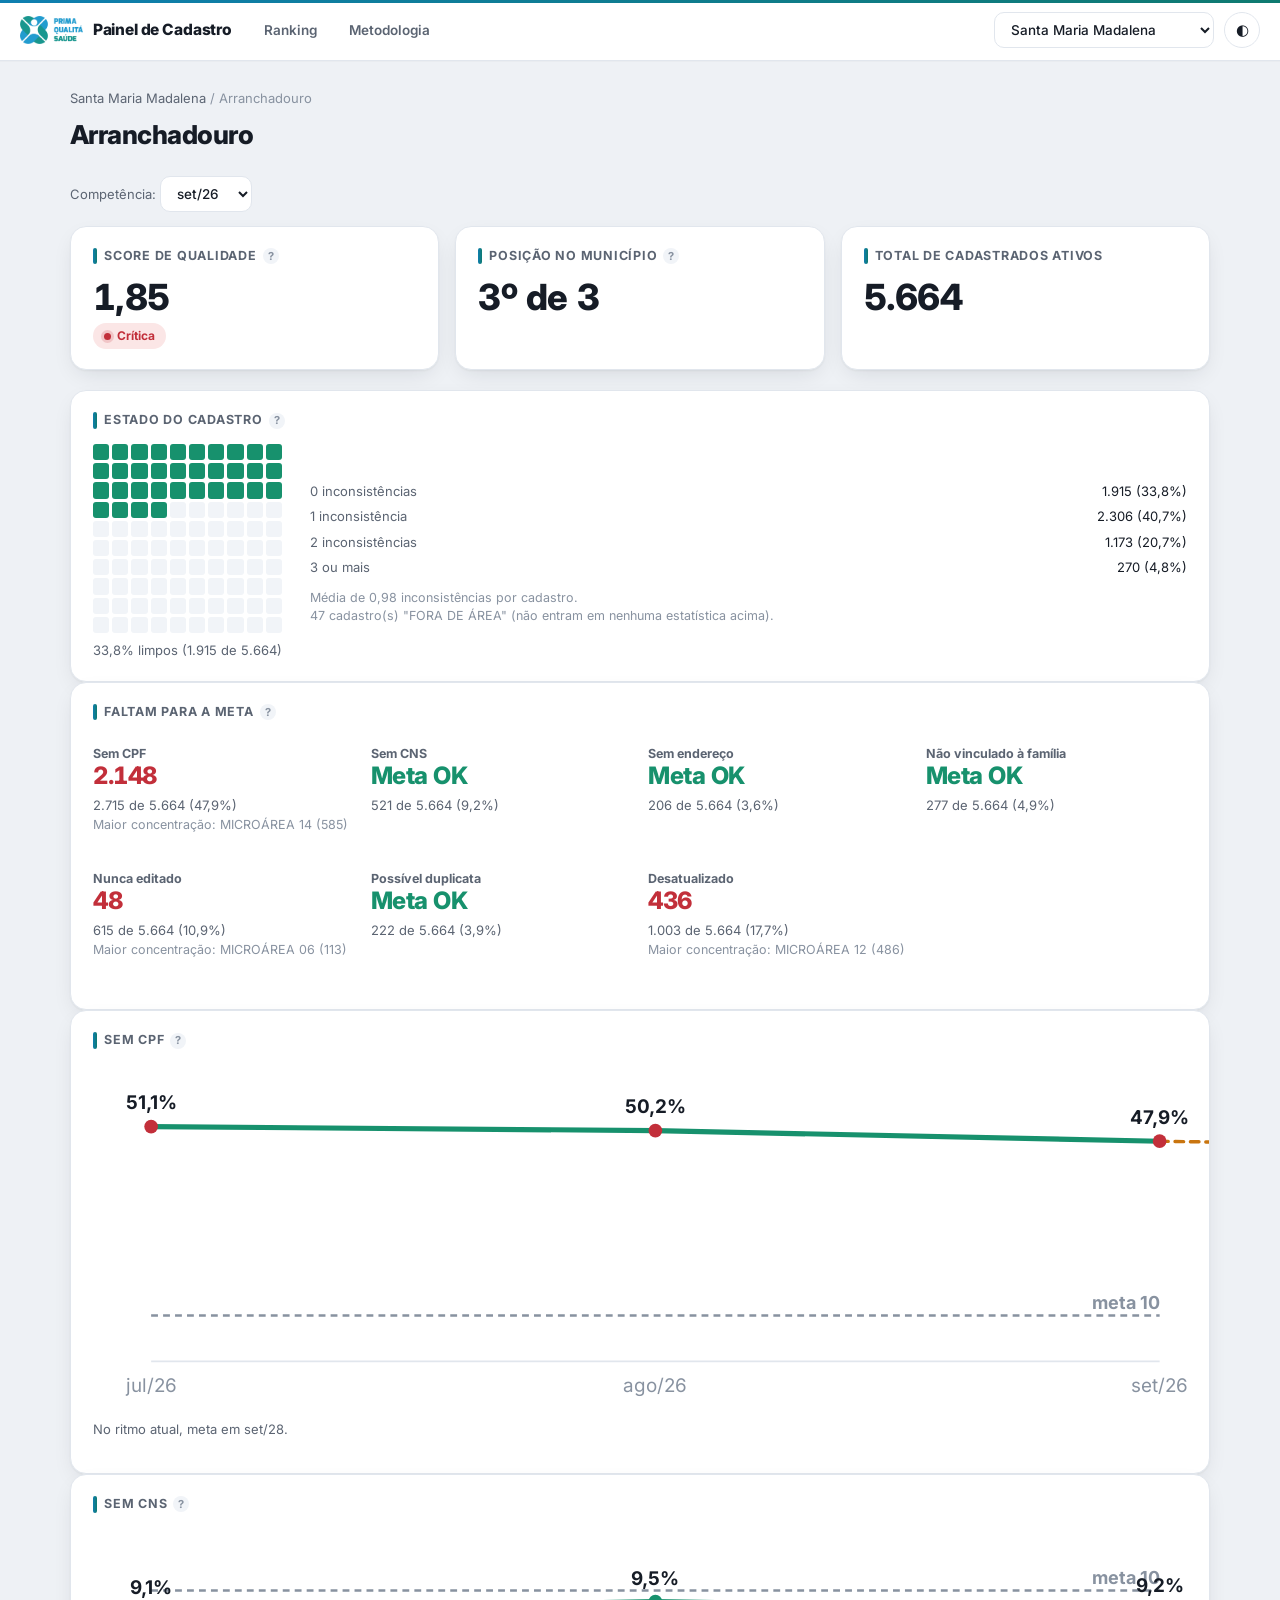
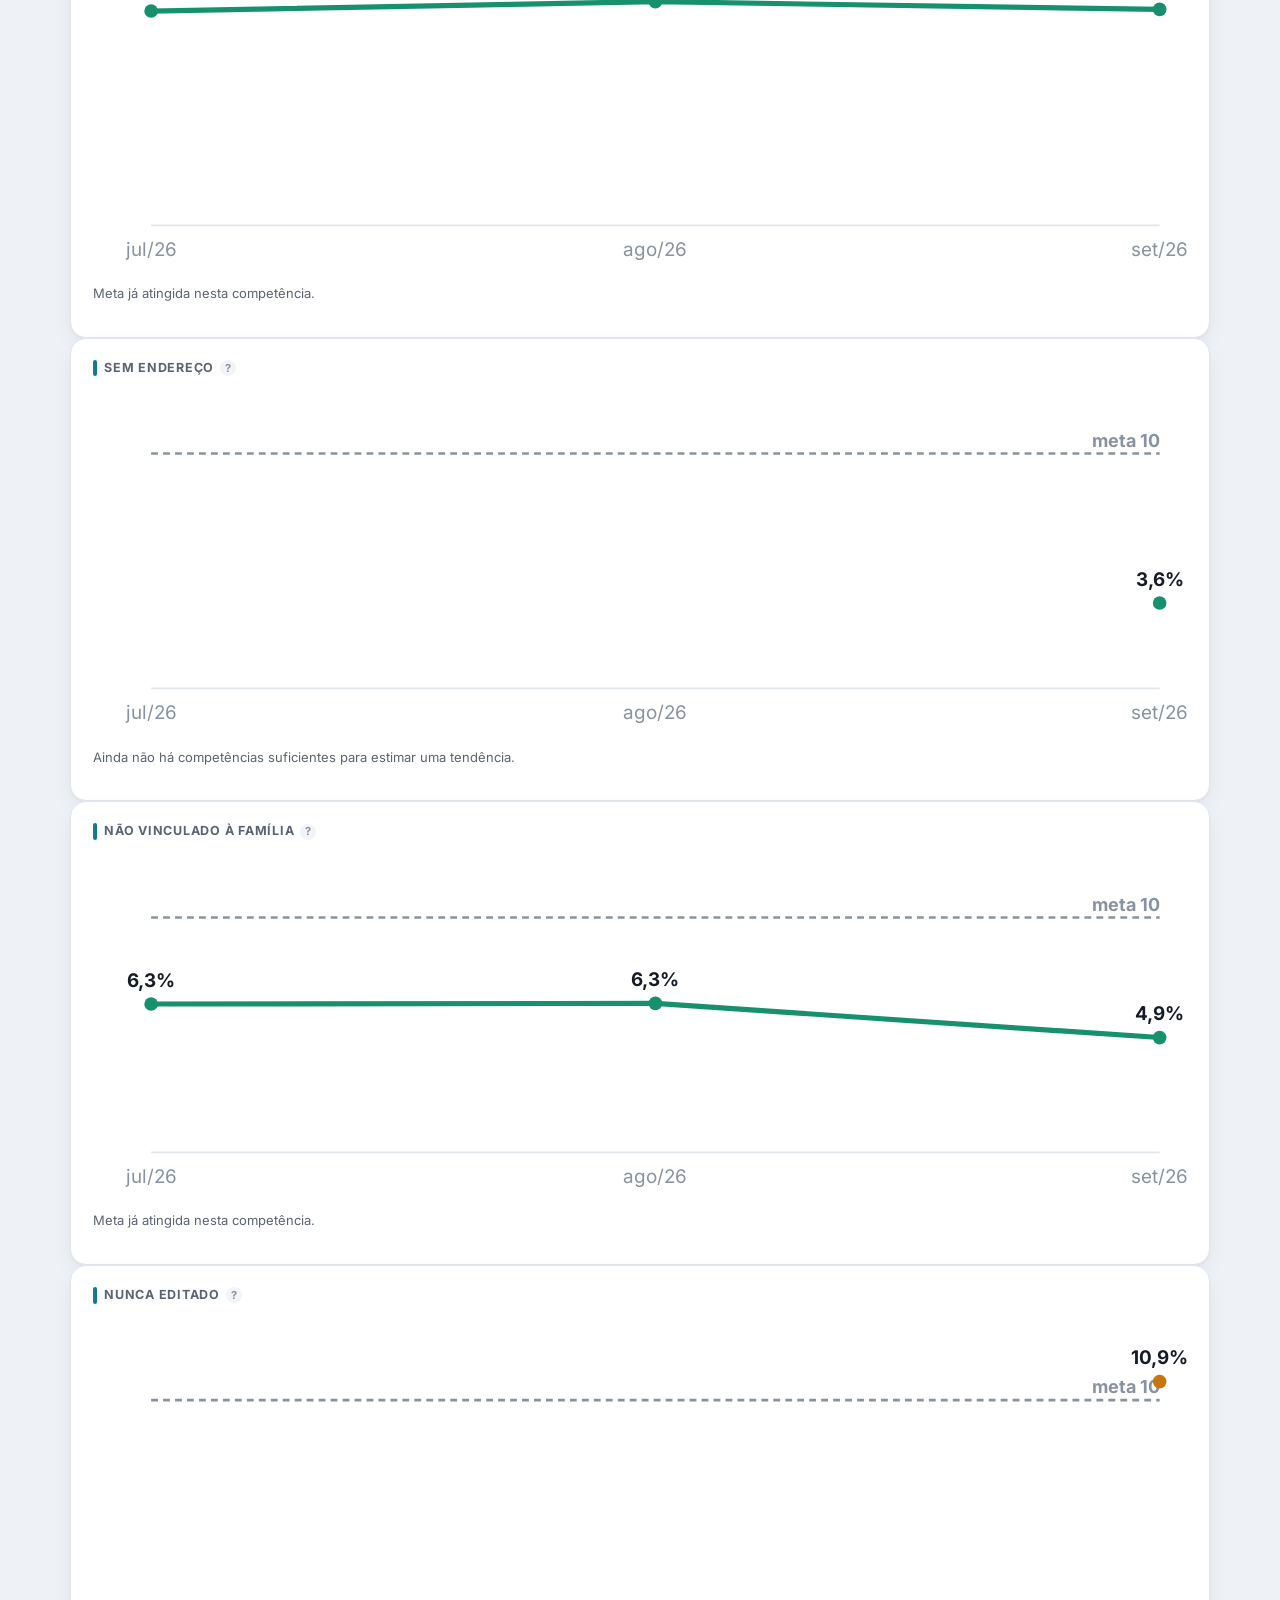
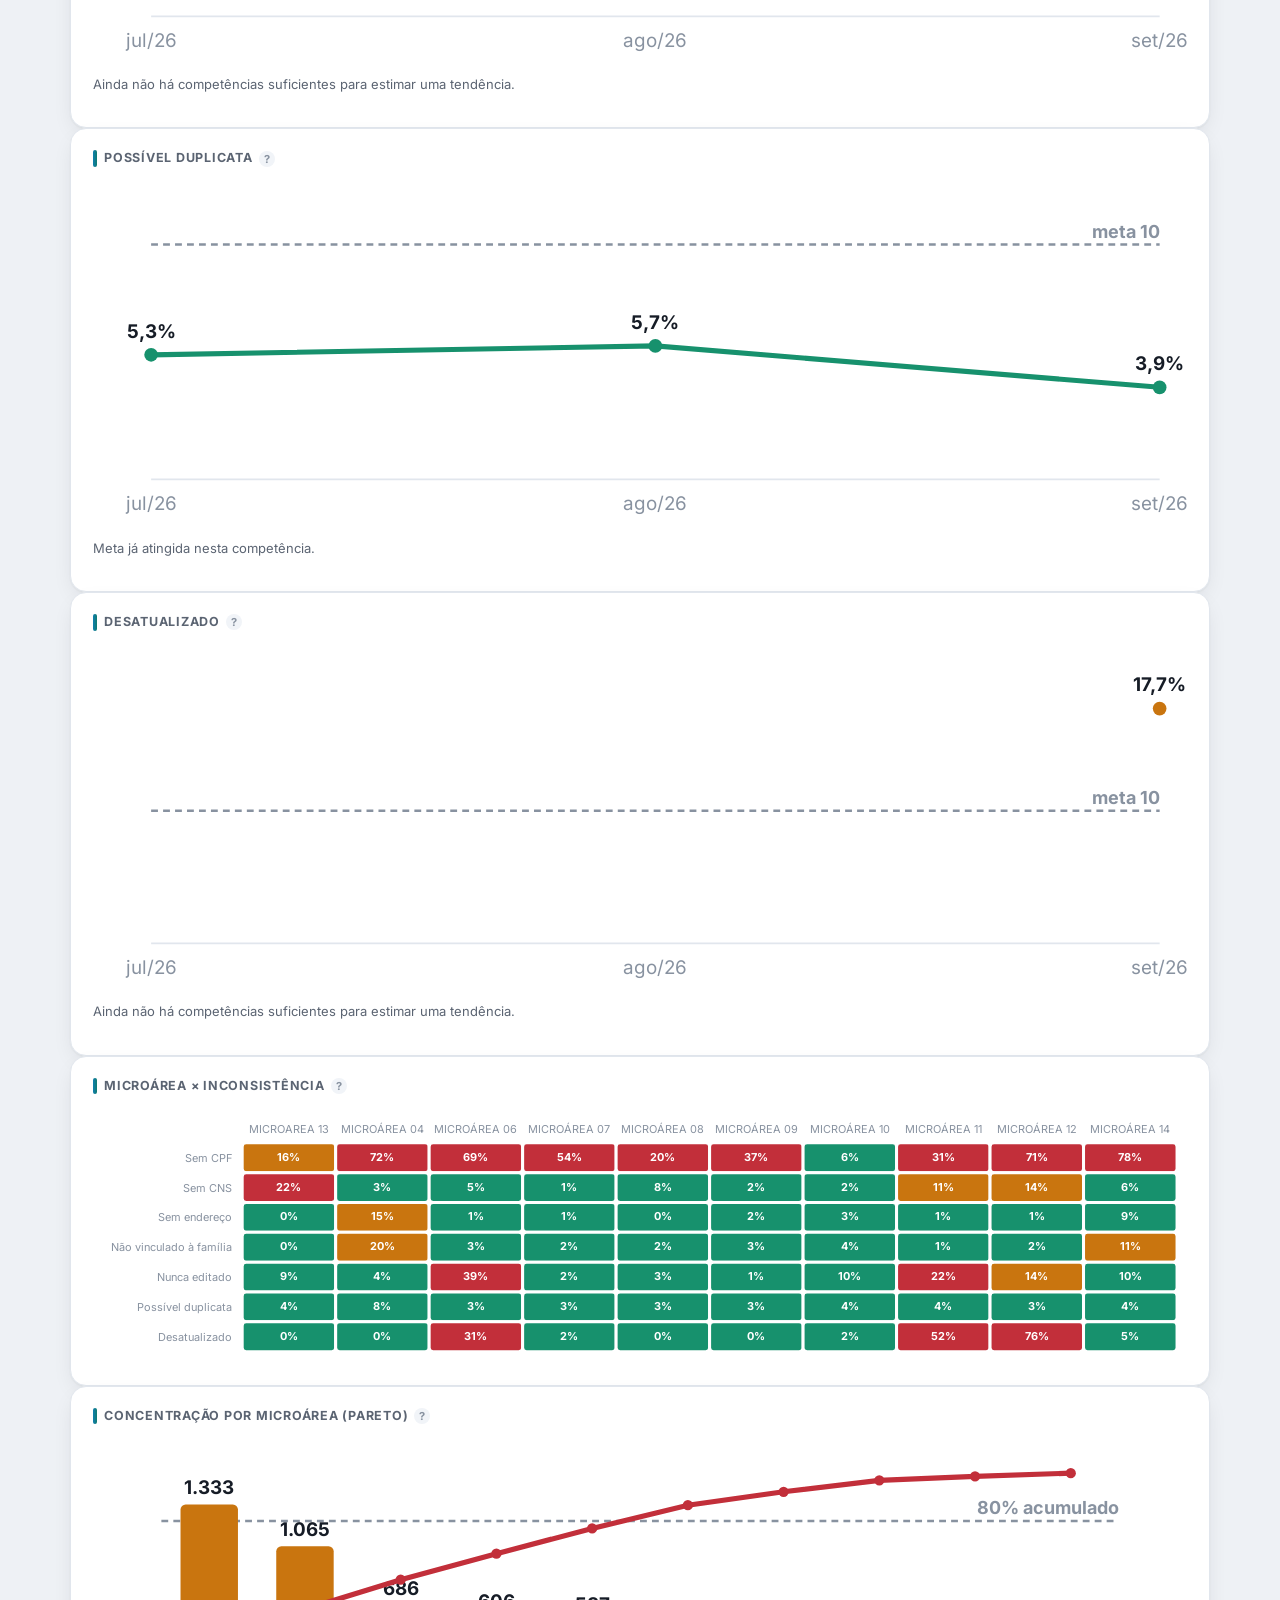
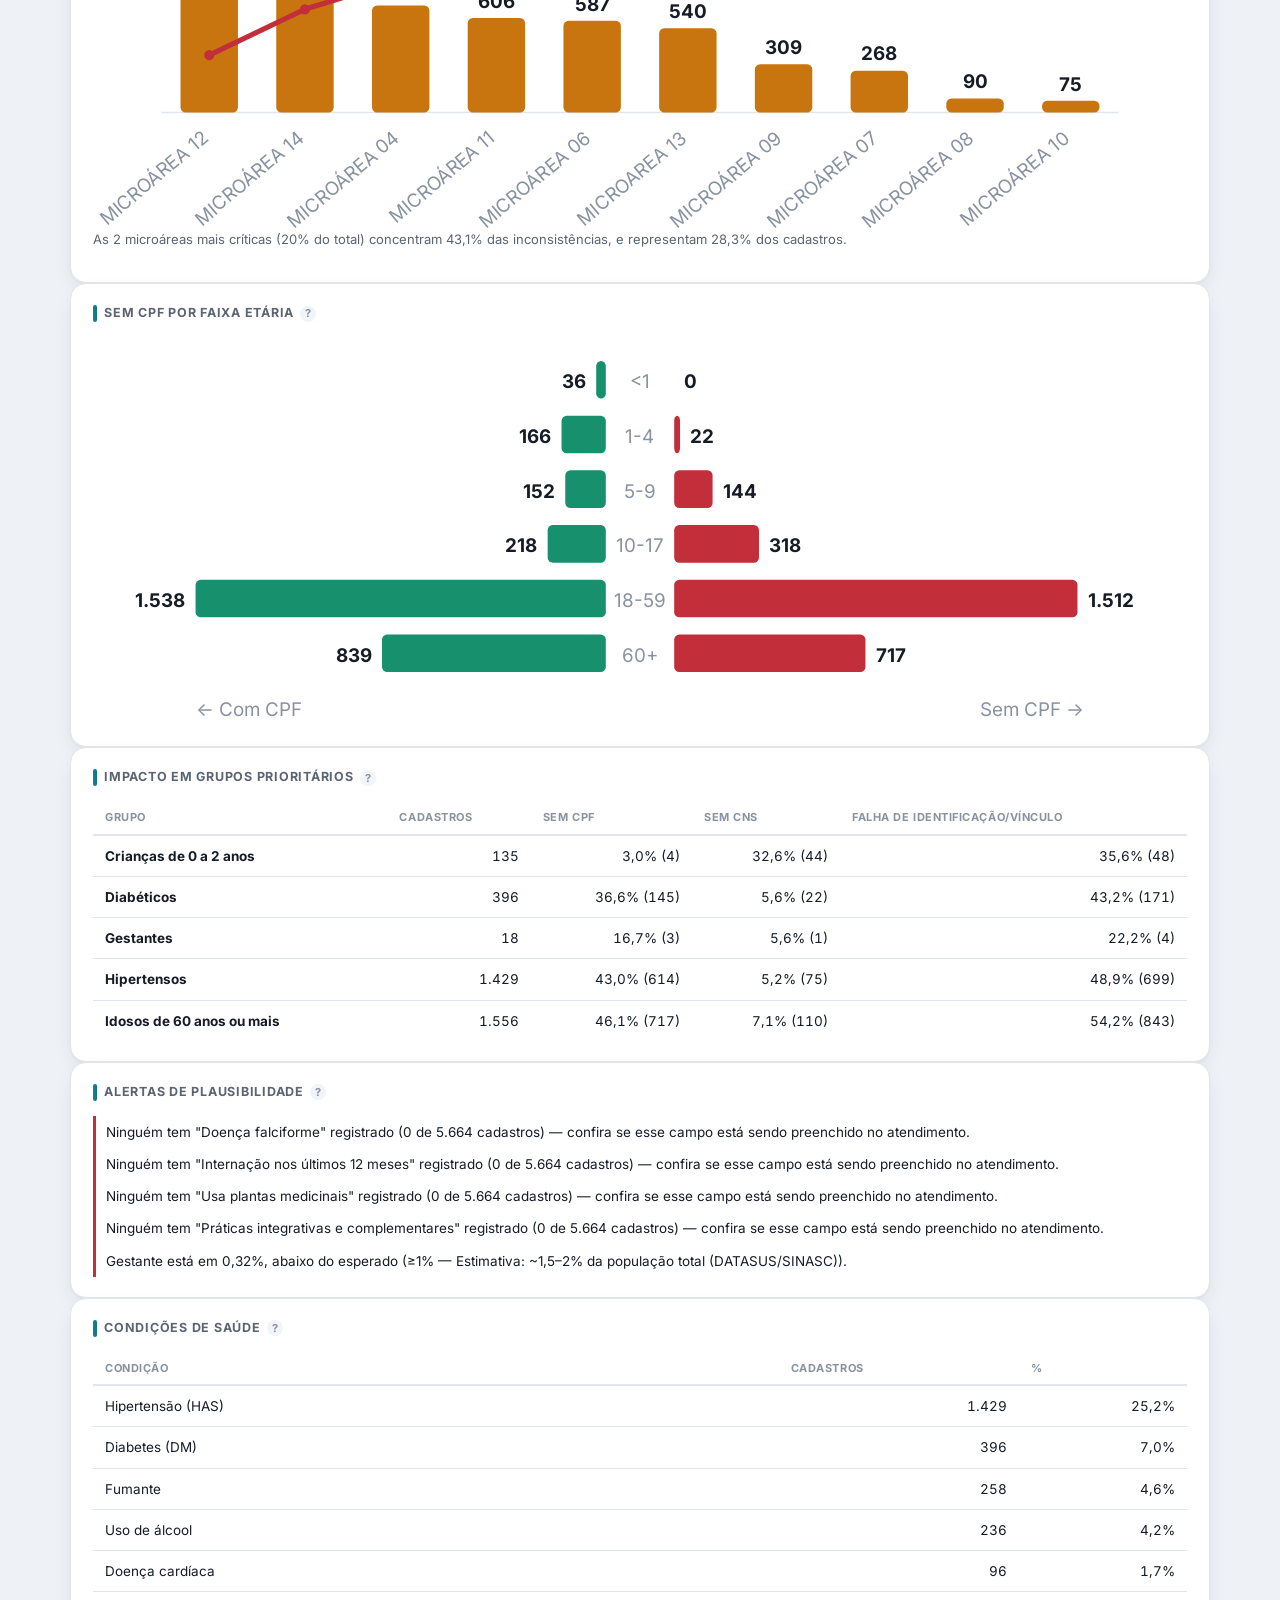
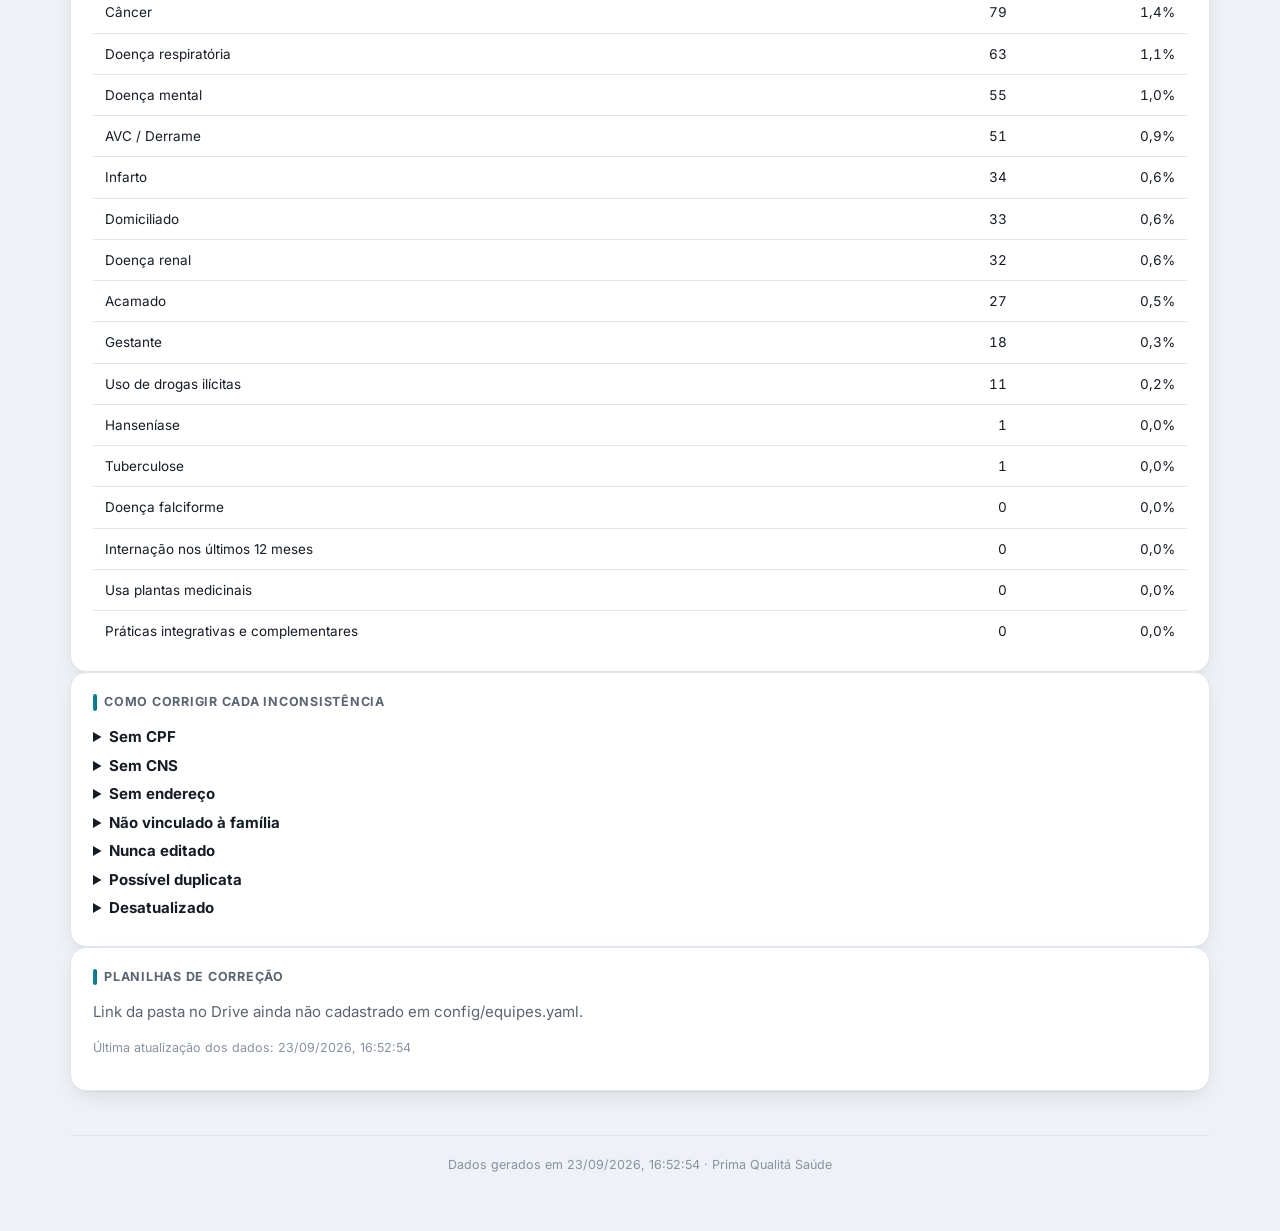
<file: site/santa-maria-madalena/arranchadouro/index.html>
<!doctype html>
<html lang="pt-BR">
<head>
<meta charset="utf-8">
<meta name="viewport" content="width=device-width, initial-scale=1, viewport-fit=cover">
<title>Painel de Cadastro — Arranchadouro — Santa Maria Madalena</title>
<link rel="stylesheet" href="../../estilo.css">
</head>
<body>
<div id="app"></div>
<script type="application/json" id="dados-pagina">{"gerado_em": "2026-09-23T16:52:54", "metas": {"meta_inconsistencia_pct": 10, "meta_score": 80, "criticidade": {"adequada": 80, "atencao": 65}}, "indicadores": [{"id": "sem_cpf", "titulo": "Sem CPF", "descricao_curta": "Cadastro sem CPF válido preenchido.", "meta_pct": 10, "entra_no_score": true, "orientacao": "Abra o cadastro do cidadão e preencha o campo de CPF, conferindo o número com um documento oficial. Se o cidadão não tiver CPF, oriente a emissão gratuita pela Receita Federal (app ou site \"Meu CPF\") ou em um posto de atendimento antes de finalizar a correção."}, {"id": "sem_cns", "titulo": "Sem CNS", "descricao_curta": "Cadastro sem Cartão Nacional de Saúde (CNS) preenchido.", "meta_pct": 10, "entra_no_score": true, "orientacao": "Busque o Cartão Nacional de Saúde do cidadão pelo CPF ou pelo nome completo + data de nascimento e registre o número no cadastro. Se o cidadão nunca teve CNS emitido, oriente a solicitação em qualquer unidade de saúde ou pelo aplicativo Meu SUS Digital."}, {"id": "sem_endereco", "titulo": "Sem endereço", "descricao_curta": "Cadastro sem logradouro preenchido.", "meta_pct": 10, "entra_no_score": true, "orientacao": "Complete o logradouro, número e bairro do endereço residencial na próxima visita domiciliar ou contato com o cidadão, e confira se o CEP corresponde ao endereço informado."}, {"id": "sem_vinculo_familiar", "titulo": "Não vinculado à família", "descricao_curta": "Cadastro sem vínculo a uma família no sistema.", "meta_pct": 10, "entra_no_score": true, "orientacao": "Verifique se já existe um cadastro de família no mesmo endereço; se existir, vincule o cidadão a ela. Se não existir, crie o cadastro familiar completo e associe o cidadão como membro."}, {"id": "nunca_editado", "titulo": "Nunca editado", "descricao_curta": "Cadastro nunca foi revisado desde a criação (mesma data de criação e edição, ou sem data de edição registrada).", "meta_pct": 10, "entra_no_score": true, "orientacao": "Abra o cadastro, confira todos os campos com o cidadão (endereço, telefone, condições de saúde, vínculo familiar) e salve a edição — mesmo sem nenhuma mudança, isso registra que o cadastro foi revisado."}, {"id": "possivel_duplicata", "titulo": "Possível duplicata", "descricao_curta": "Cadastro que aparenta ser duplicado de outro (mesmo CPF, mesmo CNS, ou nome muito similar com a mesma data de nascimento).", "meta_pct": 10, "entra_no_score": true, "orientacao": "Abra a planilha de possíveis duplicatas da equipe, compare os cadastros do mesmo grupo e, se forem a mesma pessoa, mescle-os ou inative o mais antigo/incompleto, mantendo o mais atualizado. Confira o alerta de óbito/mudança de território antes de excluir ou inativar qualquer um deles."}, {"id": "desatualizado", "titulo": "Desatualizado", "descricao_curta": "Cadastro sem edição há mais de 24 meses em relação ao fim da competência.", "meta_pct": 10, "entra_no_score": true, "orientacao": "Contate o cidadão (visita domiciliar, telefone ou WhatsApp) para confirmar que os dados continuam corretos e registre uma edição no cadastro — isso também pesa no Score de Qualidade da equipe."}], "grupos": [{"id": "hipertensos", "titulo": "Hipertensos"}, {"id": "diabeticos", "titulo": "Diabéticos"}, {"id": "gestantes", "titulo": "Gestantes"}, {"id": "criancas_0_2", "titulo": "Crianças de 0 a 2 anos"}, {"id": "idosos_60_mais", "titulo": "Idosos de 60 anos ou mais"}], "condicoes": [{"id": "has", "titulo": "Hipertensão (HAS)", "taxa_esperada_min_pct": null, "taxa_esperada_nota": null}, {"id": "diabetes", "titulo": "Diabetes (DM)", "taxa_esperada_min_pct": null, "taxa_esperada_nota": null}, {"id": "alcool", "titulo": "Uso de álcool", "taxa_esperada_min_pct": null, "taxa_esperada_nota": null}, {"id": "drogas", "titulo": "Uso de drogas ilícitas", "taxa_esperada_min_pct": null, "taxa_esperada_nota": null}, {"id": "fumante", "titulo": "Fumante", "taxa_esperada_min_pct": null, "taxa_esperada_nota": null}, {"id": "doenca_respiratoria", "titulo": "Doença respiratória", "taxa_esperada_min_pct": null, "taxa_esperada_nota": null}, {"id": "doenca_cardiaca", "titulo": "Doença cardíaca", "taxa_esperada_min_pct": null, "taxa_esperada_nota": null}, {"id": "doenca_renal", "titulo": "Doença renal", "taxa_esperada_min_pct": null, "taxa_esperada_nota": null}, {"id": "doenca_mental", "titulo": "Doença mental", "taxa_esperada_min_pct": null, "taxa_esperada_nota": null}, {"id": "avc", "titulo": "AVC / Derrame", "taxa_esperada_min_pct": null, "taxa_esperada_nota": null}, {"id": "infarto", "titulo": "Infarto", "taxa_esperada_min_pct": null, "taxa_esperada_nota": null}, {"id": "cancer", "titulo": "Câncer", "taxa_esperada_min_pct": null, "taxa_esperada_nota": null}, {"id": "hanseniase", "titulo": "Hanseníase", "taxa_esperada_min_pct": null, "taxa_esperada_nota": null}, {"id": "tuberculose", "titulo": "Tuberculose", "taxa_esperada_min_pct": null, "taxa_esperada_nota": null}, {"id": "doenca_falciforme", "titulo": "Doença falciforme", "taxa_esperada_min_pct": null, "taxa_esperada_nota": null}, {"id": "internacao_12_meses", "titulo": "Internação nos últimos 12 meses", "taxa_esperada_min_pct": null, "taxa_esperada_nota": null}, {"id": "plantas_medicinais", "titulo": "Usa plantas medicinais", "taxa_esperada_min_pct": null, "taxa_esperada_nota": null}, {"id": "praticas_integrativas", "titulo": "Práticas integrativas e complementares", "taxa_esperada_min_pct": null, "taxa_esperada_nota": null}, {"id": "acamado", "titulo": "Acamado", "taxa_esperada_min_pct": null, "taxa_esperada_nota": null}, {"id": "domiciliado", "titulo": "Domiciliado", "taxa_esperada_min_pct": null, "taxa_esperada_nota": null}, {"id": "gestante", "titulo": "Gestante", "taxa_esperada_min_pct": 1.0, "taxa_esperada_nota": "Estimativa: ~1,5–2% da população total (DATASUS/SINASC)"}], "minimo_cadastros_para_alerta": 300, "municipios": [{"slug": "santa-maria-madalena", "municipio": "Santa Maria Madalena", "brasao": "assets/brasoes/santa_maria_madalena.jfif", "competencias": ["2026-07", "2026-08", "2026-09"], "equipes": [{"slug": "arranchadouro", "equipe": "Arranchadouro", "ine": null, "link_drive": null, "link_padlet": null, "serie": [{"competencia": "2026-07", "total_cadastrados": 5728, "score": 28.12, "dado_incompleto": true, "indicadores_ausentes": ["desatualizado", "nunca_editado", "sem_endereco"], "indicadores": [{"id": "sem_cpf", "valor": 2928, "ausente": false}, {"id": "sem_cns", "valor": 523, "ausente": false}, {"id": "sem_endereco", "ausente": true}, {"id": "sem_vinculo_familiar", "valor": 362, "ausente": false}, {"id": "nunca_editado", "ausente": true}, {"id": "possivel_duplicata", "valor": 304, "ausente": false}, {"id": "desatualizado", "ausente": true}]}, {"competencia": "2026-08", "total_cadastrados": 5752, "score": 28.2, "dado_incompleto": true, "indicadores_ausentes": ["desatualizado", "nunca_editado", "sem_endereco"], "indicadores": [{"id": "sem_cpf", "valor": 2890, "ausente": false}, {"id": "sem_cns", "valor": 548, "ausente": false}, {"id": "sem_endereco", "ausente": true}, {"id": "sem_vinculo_familiar", "valor": 365, "ausente": false}, {"id": "nunca_editado", "ausente": true}, {"id": "possivel_duplicata", "valor": 327, "ausente": false}, {"id": "desatualizado", "ausente": true}]}, {"competencia": "2026-09", "total_cadastrados": 5664, "score": 1.85, "dado_incompleto": false, "indicadores_ausentes": [], "indicadores": [{"id": "sem_cpf", "valor": 2715, "ausente": false}, {"id": "sem_cns", "valor": 521, "ausente": false}, {"id": "sem_endereco", "valor": 206, "ausente": false}, {"id": "sem_vinculo_familiar", "valor": 277, "ausente": false}, {"id": "nunca_editado", "valor": 615, "ausente": false}, {"id": "possivel_duplicata", "valor": 222, "ausente": false}, {"id": "desatualizado", "valor": 1003, "ausente": false}], "microareas": [{"microarea": "MICROAREA 13", "total_cadastrados": 1064, "indicadores": [{"id": "sem_cpf", "valor": 166, "ausente": false}, {"id": "sem_cns", "valor": 238, "ausente": false}, {"id": "sem_endereco", "valor": 1, "ausente": false}, {"id": "sem_vinculo_familiar", "valor": 4, "ausente": false}, {"id": "nunca_editado", "valor": 91, "ausente": false}, {"id": "possivel_duplicata", "valor": 40, "ausente": false}, {"id": "desatualizado", "valor": 0, "ausente": false}]}, {"microarea": "MICROÁREA 04", "total_cadastrados": 556, "indicadores": [{"id": "sem_cpf", "valor": 401, "ausente": false}, {"id": "sem_cns", "valor": 19, "ausente": false}, {"id": "sem_endereco", "valor": 84, "ausente": false}, {"id": "sem_vinculo_familiar", "valor": 110, "ausente": false}, {"id": "nunca_editado", "valor": 25, "ausente": false}, {"id": "possivel_duplicata", "valor": 47, "ausente": false}, {"id": "desatualizado", "valor": 0, "ausente": false}]}, {"microarea": "MICROÁREA 06", "total_cadastrados": 389, "indicadores": [{"id": "sem_cpf", "valor": 267, "ausente": false}, {"id": "sem_cns", "valor": 19, "ausente": false}, {"id": "sem_endereco", "valor": 5, "ausente": false}, {"id": "sem_vinculo_familiar", "valor": 11, "ausente": false}, {"id": "nunca_editado", "valor": 152, "ausente": false}, {"id": "possivel_duplicata", "valor": 11, "ausente": false}, {"id": "desatualizado", "valor": 122, "ausente": false}]}, {"microarea": "MICROÁREA 07", "total_cadastrados": 410, "indicadores": [{"id": "sem_cpf", "valor": 222, "ausente": false}, {"id": "sem_cns", "valor": 6, "ausente": false}, {"id": "sem_endereco", "valor": 4, "ausente": false}, {"id": "sem_vinculo_familiar", "valor": 10, "ausente": false}, {"id": "nunca_editado", "valor": 7, "ausente": false}, {"id": "possivel_duplicata", "valor": 12, "ausente": false}, {"id": "desatualizado", "valor": 7, "ausente": false}]}, {"microarea": "MICROÁREA 08", "total_cadastrados": 250, "indicadores": [{"id": "sem_cpf", "valor": 51, "ausente": false}, {"id": "sem_cns", "valor": 19, "ausente": false}, {"id": "sem_endereco", "valor": 1, "ausente": false}, {"id": "sem_vinculo_familiar", "valor": 4, "ausente": false}, {"id": "nunca_editado", "valor": 7, "ausente": false}, {"id": "possivel_duplicata", "valor": 8, "ausente": false}, {"id": "desatualizado", "valor": 0, "ausente": false}]}, {"microarea": "MICROÁREA 09", "total_cadastrados": 643, "indicadores": [{"id": "sem_cpf", "valor": 241, "ausente": false}, {"id": "sem_cns", "valor": 11, "ausente": false}, {"id": "sem_endereco", "valor": 13, "ausente": false}, {"id": "sem_vinculo_familiar", "valor": 18, "ausente": false}, {"id": "nunca_editado", "valor": 7, "ausente": false}, {"id": "possivel_duplicata", "valor": 19, "ausente": false}, {"id": "desatualizado", "valor": 0, "ausente": false}]}, {"microarea": "MICROÁREA 10", "total_cadastrados": 247, "indicadores": [{"id": "sem_cpf", "valor": 15, "ausente": false}, {"id": "sem_cns", "valor": 5, "ausente": false}, {"id": "sem_endereco", "valor": 7, "ausente": false}, {"id": "sem_vinculo_familiar", "valor": 9, "ausente": false}, {"id": "nunca_editado", "valor": 24, "ausente": false}, {"id": "possivel_duplicata", "valor": 10, "ausente": false}, {"id": "desatualizado", "valor": 5, "ausente": false}]}, {"microarea": "MICROÁREA 11", "total_cadastrados": 500, "indicadores": [{"id": "sem_cpf", "valor": 155, "ausente": false}, {"id": "sem_cns", "valor": 54, "ausente": false}, {"id": "sem_endereco", "valor": 3, "ausente": false}, {"id": "sem_vinculo_familiar", "valor": 3, "ausente": false}, {"id": "nunca_editado", "valor": 111, "ausente": false}, {"id": "possivel_duplicata", "valor": 18, "ausente": false}, {"id": "desatualizado", "valor": 262, "ausente": false}]}, {"microarea": "MICROÁREA 12", "total_cadastrados": 743, "indicadores": [{"id": "sem_cpf", "valor": 525, "ausente": false}, {"id": "sem_cns", "valor": 101, "ausente": false}, {"id": "sem_endereco", "valor": 8, "ausente": false}, {"id": "sem_vinculo_familiar", "valor": 12, "ausente": false}, {"id": "nunca_editado", "valor": 105, "ausente": false}, {"id": "possivel_duplicata", "valor": 21, "ausente": false}, {"id": "desatualizado", "valor": 561, "ausente": false}]}, {"microarea": "MICROÁREA 14", "total_cadastrados": 862, "indicadores": [{"id": "sem_cpf", "valor": 672, "ausente": false}, {"id": "sem_cns", "valor": 49, "ausente": false}, {"id": "sem_endereco", "valor": 80, "ausente": false}, {"id": "sem_vinculo_familiar", "valor": 96, "ausente": false}, {"id": "nunca_editado", "valor": 86, "ausente": false}, {"id": "possivel_duplicata", "valor": 36, "ausente": false}, {"id": "desatualizado", "valor": 46, "ausente": false}]}], "estado": {"limpos": 1915, "com_1": 2306, "com_2": 1173, "com_3_mais": 270, "media_inconsistencias": 0.981, "fora_area": 47, "total_bruto": 5711}, "faixa_etaria": [{"faixa": "<1", "indicador_id": "sem_cpf", "valor": 0, "total_cadastrados": 36}, {"faixa": "1-4", "indicador_id": "sem_cpf", "valor": 22, "total_cadastrados": 188}, {"faixa": "5-9", "indicador_id": "sem_cpf", "valor": 144, "total_cadastrados": 296}, {"faixa": "10-17", "indicador_id": "sem_cpf", "valor": 318, "total_cadastrados": 536}, {"faixa": "18-59", "indicador_id": "sem_cpf", "valor": 1512, "total_cadastrados": 3050}, {"faixa": "60+", "indicador_id": "sem_cpf", "valor": 717, "total_cadastrados": 1556}], "grupos": [{"id": "criancas_0_2", "total_grupo": 135, "metricas": [{"id": "falha_identificacao_vinculo", "valor": 48}, {"id": "sem_cns", "valor": 44}, {"id": "sem_cpf", "valor": 4}]}, {"id": "diabeticos", "total_grupo": 396, "metricas": [{"id": "falha_identificacao_vinculo", "valor": 171}, {"id": "sem_cns", "valor": 22}, {"id": "sem_cpf", "valor": 145}]}, {"id": "gestantes", "total_grupo": 18, "metricas": [{"id": "falha_identificacao_vinculo", "valor": 4}, {"id": "sem_cns", "valor": 1}, {"id": "sem_cpf", "valor": 3}]}, {"id": "hipertensos", "total_grupo": 1429, "metricas": [{"id": "falha_identificacao_vinculo", "valor": 699}, {"id": "sem_cns", "valor": 75}, {"id": "sem_cpf", "valor": 614}]}, {"id": "idosos_60_mais", "total_grupo": 1556, "metricas": [{"id": "falha_identificacao_vinculo", "valor": 843}, {"id": "sem_cns", "valor": 110}, {"id": "sem_cpf", "valor": 717}]}], "condicoes": [{"id": "has", "valor": 1429, "total_cadastrados": 5664}, {"id": "diabetes", "valor": 396, "total_cadastrados": 5664}, {"id": "alcool", "valor": 236, "total_cadastrados": 5664}, {"id": "drogas", "valor": 11, "total_cadastrados": 5664}, {"id": "fumante", "valor": 258, "total_cadastrados": 5664}, {"id": "doenca_respiratoria", "valor": 63, "total_cadastrados": 5664}, {"id": "doenca_cardiaca", "valor": 96, "total_cadastrados": 5664}, {"id": "doenca_renal", "valor": 32, "total_cadastrados": 5664}, {"id": "doenca_mental", "valor": 55, "total_cadastrados": 5664}, {"id": "avc", "valor": 51, "total_cadastrados": 5664}, {"id": "infarto", "valor": 34, "total_cadastrados": 5664}, {"id": "cancer", "valor": 79, "total_cadastrados": 5664}, {"id": "hanseniase", "valor": 1, "total_cadastrados": 5664}, {"id": "tuberculose", "valor": 1, "total_cadastrados": 5664}, {"id": "doenca_falciforme", "valor": 0, "total_cadastrados": 5664}, {"id": "internacao_12_meses", "valor": 0, "total_cadastrados": 5664}, {"id": "plantas_medicinais", "valor": 0, "total_cadastrados": 5664}, {"id": "praticas_integrativas", "valor": 0, "total_cadastrados": 5664}, {"id": "acamado", "valor": 27, "total_cadastrados": 5664}, {"id": "domiciliado", "valor": 33, "total_cadastrados": 5664}, {"id": "gestante", "valor": 18, "total_cadastrados": 5664}]}]}, {"slug": "manoel-de-moraes", "equipe": "Manoel de Moraes", "ine": null, "link_drive": null, "link_padlet": null, "serie": [{"competencia": "2026-07", "total_cadastrados": 1597, "score": 48.47, "dado_incompleto": true, "indicadores_ausentes": ["desatualizado", "nunca_editado", "sem_endereco"], "indicadores": [{"id": "sem_cpf", "valor": 526, "ausente": false}, {"id": "sem_cns", "valor": 117, "ausente": false}, {"id": "sem_endereco", "ausente": true}, {"id": "sem_vinculo_familiar", "valor": 94, "ausente": false}, {"id": "nunca_editado", "ausente": true}, {"id": "possivel_duplicata", "valor": 86, "ausente": false}, {"id": "desatualizado", "ausente": true}]}, {"competencia": "2026-08", "total_cadastrados": 1598, "score": 50.44, "dado_incompleto": true, "indicadores_ausentes": ["desatualizado", "nunca_editado", "sem_endereco"], "indicadores": [{"id": "sem_cpf", "valor": 500, "ausente": false}, {"id": "sem_cns", "valor": 118, "ausente": false}, {"id": "sem_endereco", "ausente": true}, {"id": "sem_vinculo_familiar", "valor": 87, "ausente": false}, {"id": "nunca_editado", "ausente": true}, {"id": "possivel_duplicata", "valor": 87, "ausente": false}, {"id": "desatualizado", "ausente": true}]}, {"competencia": "2026-09", "total_cadastrados": 1579, "score": 21.47, "dado_incompleto": false, "indicadores_ausentes": [], "indicadores": [{"id": "sem_cpf", "valor": 414, "ausente": false}, {"id": "sem_cns", "valor": 111, "ausente": false}, {"id": "sem_endereco", "valor": 59, "ausente": false}, {"id": "sem_vinculo_familiar", "valor": 63, "ausente": false}, {"id": "nunca_editado", "valor": 250, "ausente": false}, {"id": "possivel_duplicata", "valor": 54, "ausente": false}, {"id": "desatualizado", "valor": 289, "ausente": false}], "microareas": [{"microarea": "MICROÁREA 01", "total_cadastrados": 294, "indicadores": [{"id": "sem_cpf", "valor": 50, "ausente": false}, {"id": "sem_cns", "valor": 19, "ausente": false}, {"id": "sem_endereco", "valor": 9, "ausente": false}, {"id": "sem_vinculo_familiar", "valor": 10, "ausente": false}, {"id": "nunca_editado", "valor": 46, "ausente": false}, {"id": "possivel_duplicata", "valor": 23, "ausente": false}, {"id": "desatualizado", "valor": 35, "ausente": false}]}, {"microarea": "MICROÁREA 02", "total_cadastrados": 272, "indicadores": [{"id": "sem_cpf", "valor": 52, "ausente": false}, {"id": "sem_cns", "valor": 21, "ausente": false}, {"id": "sem_endereco", "valor": 11, "ausente": false}, {"id": "sem_vinculo_familiar", "valor": 11, "ausente": false}, {"id": "nunca_editado", "valor": 18, "ausente": false}, {"id": "possivel_duplicata", "valor": 6, "ausente": false}, {"id": "desatualizado", "valor": 3, "ausente": false}]}, {"microarea": "MICROÁREA 03", "total_cadastrados": 133, "indicadores": [{"id": "sem_cpf", "valor": 8, "ausente": false}, {"id": "sem_cns", "valor": 0, "ausente": false}, {"id": "sem_endereco", "valor": 0, "ausente": false}, {"id": "sem_vinculo_familiar", "valor": 1, "ausente": false}, {"id": "nunca_editado", "valor": 0, "ausente": false}, {"id": "possivel_duplicata", "valor": 1, "ausente": false}, {"id": "desatualizado", "valor": 0, "ausente": false}]}, {"microarea": "MICROÁREA 04", "total_cadastrados": 285, "indicadores": [{"id": "sem_cpf", "valor": 81, "ausente": false}, {"id": "sem_cns", "valor": 44, "ausente": false}, {"id": "sem_endereco", "valor": 39, "ausente": false}, {"id": "sem_vinculo_familiar", "valor": 41, "ausente": false}, {"id": "nunca_editado", "valor": 41, "ausente": false}, {"id": "possivel_duplicata", "valor": 16, "ausente": false}, {"id": "desatualizado", "valor": 76, "ausente": false}]}, {"microarea": "MICROÁREA 05", "total_cadastrados": 141, "indicadores": [{"id": "sem_cpf", "valor": 10, "ausente": false}, {"id": "sem_cns", "valor": 4, "ausente": false}, {"id": "sem_endereco", "valor": 0, "ausente": false}, {"id": "sem_vinculo_familiar", "valor": 0, "ausente": false}, {"id": "nunca_editado", "valor": 0, "ausente": false}, {"id": "possivel_duplicata", "valor": 0, "ausente": false}, {"id": "desatualizado", "valor": 0, "ausente": false}]}, {"microarea": "MICROÁREA 06", "total_cadastrados": 454, "indicadores": [{"id": "sem_cpf", "valor": 213, "ausente": false}, {"id": "sem_cns", "valor": 23, "ausente": false}, {"id": "sem_endereco", "valor": 0, "ausente": false}, {"id": "sem_vinculo_familiar", "valor": 0, "ausente": false}, {"id": "nunca_editado", "valor": 145, "ausente": false}, {"id": "possivel_duplicata", "valor": 8, "ausente": false}, {"id": "desatualizado", "valor": 175, "ausente": false}]}], "estado": {"limpos": 846, "com_1": 352, "com_2": 299, "com_3_mais": 82, "media_inconsistencias": 0.785, "fora_area": 3, "total_bruto": 1582}, "faixa_etaria": [{"faixa": "<1", "indicador_id": "sem_cpf", "valor": 0, "total_cadastrados": 13}, {"faixa": "1-4", "indicador_id": "sem_cpf", "valor": 2, "total_cadastrados": 53}, {"faixa": "5-9", "indicador_id": "sem_cpf", "valor": 14, "total_cadastrados": 90}, {"faixa": "10-17", "indicador_id": "sem_cpf", "valor": 48, "total_cadastrados": 140}, {"faixa": "18-59", "indicador_id": "sem_cpf", "valor": 261, "total_cadastrados": 870}, {"faixa": "60+", "indicador_id": "sem_cpf", "valor": 89, "total_cadastrados": 413}], "grupos": [{"id": "criancas_0_2", "total_grupo": 32, "metricas": [{"id": "falha_identificacao_vinculo", "valor": 7}, {"id": "sem_cns", "valor": 7}, {"id": "sem_cpf", "valor": 0}]}, {"id": "diabeticos", "total_grupo": 107, "metricas": [{"id": "falha_identificacao_vinculo", "valor": 16}, {"id": "sem_cns", "valor": 3}, {"id": "sem_cpf", "valor": 13}]}, {"id": "gestantes", "total_grupo": 6, "metricas": [{"id": "falha_identificacao_vinculo", "valor": 1}, {"id": "sem_cns", "valor": 1}, {"id": "sem_cpf", "valor": 0}]}, {"id": "hipertensos", "total_grupo": 353, "metricas": [{"id": "falha_identificacao_vinculo", "valor": 68}, {"id": "sem_cns", "valor": 9}, {"id": "sem_cpf", "valor": 58}]}, {"id": "idosos_60_mais", "total_grupo": 413, "metricas": [{"id": "falha_identificacao_vinculo", "valor": 114}, {"id": "sem_cns", "valor": 23}, {"id": "sem_cpf", "valor": 89}]}], "condicoes": [{"id": "has", "valor": 353, "total_cadastrados": 1579}, {"id": "diabetes", "valor": 107, "total_cadastrados": 1579}, {"id": "alcool", "valor": 39, "total_cadastrados": 1579}, {"id": "drogas", "valor": 4, "total_cadastrados": 1579}, {"id": "fumante", "valor": 75, "total_cadastrados": 1579}, {"id": "doenca_respiratoria", "valor": 30, "total_cadastrados": 1579}, {"id": "doenca_cardiaca", "valor": 23, "total_cadastrados": 1579}, {"id": "doenca_renal", "valor": 3, "total_cadastrados": 1579}, {"id": "doenca_mental", "valor": 21, "total_cadastrados": 1579}, {"id": "avc", "valor": 13, "total_cadastrados": 1579}, {"id": "infarto", "valor": 1, "total_cadastrados": 1579}, {"id": "cancer", "valor": 25, "total_cadastrados": 1579}, {"id": "hanseniase", "valor": 0, "total_cadastrados": 1579}, {"id": "tuberculose", "valor": 0, "total_cadastrados": 1579}, {"id": "doenca_falciforme", "valor": 0, "total_cadastrados": 1579}, {"id": "internacao_12_meses", "valor": 0, "total_cadastrados": 1579}, {"id": "plantas_medicinais", "valor": 0, "total_cadastrados": 1579}, {"id": "praticas_integrativas", "valor": 0, "total_cadastrados": 1579}, {"id": "acamado", "valor": 4, "total_cadastrados": 1579}, {"id": "domiciliado", "valor": 76, "total_cadastrados": 1579}, {"id": "gestante", "valor": 6, "total_cadastrados": 1579}]}]}, {"slug": "triunfo", "equipe": "Triunfo", "ine": null, "link_drive": null, "link_padlet": null, "serie": [{"competencia": "2026-07", "total_cadastrados": 2413, "score": 79.98, "dado_incompleto": true, "indicadores_ausentes": ["desatualizado", "nunca_editado", "sem_endereco"], "indicadores": [{"id": "sem_cpf", "valor": 322, "ausente": false}, {"id": "sem_cns", "valor": 67, "ausente": false}, {"id": "sem_endereco", "ausente": true}, {"id": "sem_vinculo_familiar", "valor": 41, "ausente": false}, {"id": "nunca_editado", "ausente": true}, {"id": "possivel_duplicata", "valor": 53, "ausente": false}, {"id": "desatualizado", "ausente": true}]}, {"competencia": "2026-08", "total_cadastrados": 2402, "score": 77.94, "dado_incompleto": true, "indicadores_ausentes": ["desatualizado", "nunca_editado", "sem_endereco"], "indicadores": [{"id": "sem_cpf", "valor": 299, "ausente": false}, {"id": "sem_cns", "valor": 58, "ausente": false}, {"id": "sem_endereco", "ausente": true}, {"id": "sem_vinculo_familiar", "valor": 120, "ausente": false}, {"id": "nunca_editado", "ausente": true}, {"id": "possivel_duplicata", "valor": 53, "ausente": false}, {"id": "desatualizado", "ausente": true}]}, {"competencia": "2026-09", "total_cadastrados": 2390, "score": 65.44, "dado_incompleto": false, "indicadores_ausentes": [], "indicadores": [{"id": "sem_cpf", "valor": 269, "ausente": false}, {"id": "sem_cns", "valor": 52, "ausente": false}, {"id": "sem_endereco", "valor": 82, "ausente": false}, {"id": "sem_vinculo_familiar", "valor": 125, "ausente": false}, {"id": "nunca_editado", "valor": 95, "ausente": false}, {"id": "possivel_duplicata", "valor": 40, "ausente": false}, {"id": "desatualizado", "valor": 163, "ausente": false}], "microareas": [{"microarea": "MICROÁREA 01", "total_cadastrados": 170, "indicadores": [{"id": "sem_cpf", "valor": 0, "ausente": false}, {"id": "sem_cns", "valor": 0, "ausente": false}, {"id": "sem_endereco", "valor": 0, "ausente": false}, {"id": "sem_vinculo_familiar", "valor": 0, "ausente": false}, {"id": "nunca_editado", "valor": 5, "ausente": false}, {"id": "possivel_duplicata", "valor": 5, "ausente": false}, {"id": "desatualizado", "valor": 0, "ausente": false}]}, {"microarea": "MICROÁREA 02", "total_cadastrados": 205, "indicadores": [{"id": "sem_cpf", "valor": 7, "ausente": false}, {"id": "sem_cns", "valor": 3, "ausente": false}, {"id": "sem_endereco", "valor": 4, "ausente": false}, {"id": "sem_vinculo_familiar", "valor": 7, "ausente": false}, {"id": "nunca_editado", "valor": 1, "ausente": false}, {"id": "possivel_duplicata", "valor": 3, "ausente": false}, {"id": "desatualizado", "valor": 6, "ausente": false}]}, {"microarea": "MICROÁREA 03", "total_cadastrados": 206, "indicadores": [{"id": "sem_cpf", "valor": 1, "ausente": false}, {"id": "sem_cns", "valor": 1, "ausente": false}, {"id": "sem_endereco", "valor": 0, "ausente": false}, {"id": "sem_vinculo_familiar", "valor": 5, "ausente": false}, {"id": "nunca_editado", "valor": 4, "ausente": false}, {"id": "possivel_duplicata", "valor": 6, "ausente": false}, {"id": "desatualizado", "valor": 0, "ausente": false}]}, {"microarea": "MICROÁREA 04", "total_cadastrados": 275, "indicadores": [{"id": "sem_cpf", "valor": 1, "ausente": false}, {"id": "sem_cns", "valor": 0, "ausente": false}, {"id": "sem_endereco", "valor": 7, "ausente": false}, {"id": "sem_vinculo_familiar", "valor": 10, "ausente": false}, {"id": "nunca_editado", "valor": 3, "ausente": false}, {"id": "possivel_duplicata", "valor": 2, "ausente": false}, {"id": "desatualizado", "valor": 0, "ausente": false}]}, {"microarea": "MICROÁREA 05", "total_cadastrados": 298, "indicadores": [{"id": "sem_cpf", "valor": 4, "ausente": false}, {"id": "sem_cns", "valor": 6, "ausente": false}, {"id": "sem_endereco", "valor": 0, "ausente": false}, {"id": "sem_vinculo_familiar", "valor": 1, "ausente": false}, {"id": "nunca_editado", "valor": 13, "ausente": false}, {"id": "possivel_duplicata", "valor": 6, "ausente": false}, {"id": "desatualizado", "valor": 0, "ausente": false}]}, {"microarea": "MICROÁREA 06", "total_cadastrados": 210, "indicadores": [{"id": "sem_cpf", "valor": 12, "ausente": false}, {"id": "sem_cns", "valor": 2, "ausente": false}, {"id": "sem_endereco", "valor": 5, "ausente": false}, {"id": "sem_vinculo_familiar", "valor": 5, "ausente": false}, {"id": "nunca_editado", "valor": 10, "ausente": false}, {"id": "possivel_duplicata", "valor": 8, "ausente": false}, {"id": "desatualizado", "valor": 14, "ausente": false}]}, {"microarea": "MICROÁREA 08", "total_cadastrados": 664, "indicadores": [{"id": "sem_cpf", "valor": 6, "ausente": false}, {"id": "sem_cns", "valor": 3, "ausente": false}, {"id": "sem_endereco", "valor": 0, "ausente": false}, {"id": "sem_vinculo_familiar", "valor": 1, "ausente": false}, {"id": "nunca_editado", "valor": 23, "ausente": false}, {"id": "possivel_duplicata", "valor": 5, "ausente": false}, {"id": "desatualizado", "valor": 11, "ausente": false}]}, {"microarea": "MICROÁREA 09", "total_cadastrados": 362, "indicadores": [{"id": "sem_cpf", "valor": 238, "ausente": false}, {"id": "sem_cns", "valor": 37, "ausente": false}, {"id": "sem_endereco", "valor": 66, "ausente": false}, {"id": "sem_vinculo_familiar", "valor": 96, "ausente": false}, {"id": "nunca_editado", "valor": 36, "ausente": false}, {"id": "possivel_duplicata", "valor": 5, "ausente": false}, {"id": "desatualizado", "valor": 132, "ausente": false}]}], "estado": {"limpos": 1935, "com_1": 203, "com_2": 150, "com_3_mais": 102, "media_inconsistencias": 0.346, "fora_area": 6, "total_bruto": 2396}, "faixa_etaria": [{"faixa": "<1", "indicador_id": "sem_cpf", "valor": 0, "total_cadastrados": 13}, {"faixa": "1-4", "indicador_id": "sem_cpf", "valor": 3, "total_cadastrados": 82}, {"faixa": "5-9", "indicador_id": "sem_cpf", "valor": 18, "total_cadastrados": 144}, {"faixa": "10-17", "indicador_id": "sem_cpf", "valor": 19, "total_cadastrados": 211}, {"faixa": "18-59", "indicador_id": "sem_cpf", "valor": 139, "total_cadastrados": 1272}, {"faixa": "60+", "indicador_id": "sem_cpf", "valor": 90, "total_cadastrados": 668}], "grupos": [{"id": "criancas_0_2", "total_grupo": 55, "metricas": [{"id": "falha_identificacao_vinculo", "valor": 10}, {"id": "sem_cns", "valor": 8}, {"id": "sem_cpf", "valor": 0}]}, {"id": "diabeticos", "total_grupo": 187, "metricas": [{"id": "falha_identificacao_vinculo", "valor": 7}, {"id": "sem_cns", "valor": 2}, {"id": "sem_cpf", "valor": 1}]}, {"id": "gestantes", "total_grupo": 4, "metricas": [{"id": "falha_identificacao_vinculo", "valor": 2}, {"id": "sem_cns", "valor": 2}, {"id": "sem_cpf", "valor": 0}]}, {"id": "hipertensos", "total_grupo": 571, "metricas": [{"id": "falha_identificacao_vinculo", "valor": 19}, {"id": "sem_cns", "valor": 8}, {"id": "sem_cpf", "valor": 5}]}, {"id": "idosos_60_mais", "total_grupo": 668, "metricas": [{"id": "falha_identificacao_vinculo", "valor": 109}, {"id": "sem_cns", "valor": 13}, {"id": "sem_cpf", "valor": 90}]}], "condicoes": [{"id": "has", "valor": 571, "total_cadastrados": 2390}, {"id": "diabetes", "valor": 187, "total_cadastrados": 2390}, {"id": "alcool", "valor": 142, "total_cadastrados": 2390}, {"id": "drogas", "valor": 3, "total_cadastrados": 2390}, {"id": "fumante", "valor": 92, "total_cadastrados": 2390}, {"id": "doenca_respiratoria", "valor": 27, "total_cadastrados": 2390}, {"id": "doenca_cardiaca", "valor": 31, "total_cadastrados": 2390}, {"id": "doenca_renal", "valor": 14, "total_cadastrados": 2390}, {"id": "doenca_mental", "valor": 27, "total_cadastrados": 2390}, {"id": "avc", "valor": 21, "total_cadastrados": 2390}, {"id": "infarto", "valor": 11, "total_cadastrados": 2390}, {"id": "cancer", "valor": 19, "total_cadastrados": 2390}, {"id": "hanseniase", "valor": 0, "total_cadastrados": 2390}, {"id": "tuberculose", "valor": 1, "total_cadastrados": 2390}, {"id": "doenca_falciforme", "valor": 0, "total_cadastrados": 2390}, {"id": "internacao_12_meses", "valor": 0, "total_cadastrados": 2390}, {"id": "plantas_medicinais", "valor": 0, "total_cadastrados": 2390}, {"id": "praticas_integrativas", "valor": 0, "total_cadastrados": 2390}, {"id": "acamado", "valor": 1, "total_cadastrados": 2390}, {"id": "domiciliado", "valor": 94, "total_cadastrados": 2390}, {"id": "gestante", "valor": 4, "total_cadastrados": 2390}]}]}]}]}</script>
<script type="application/json" id="rota-pagina">{"tipo": "equipe", "municipio": "santa-maria-madalena", "equipe": "arranchadouro", "prefixo": "../../"}</script>
<script src="../../app.js"></script>
</body>
</html>
</file>
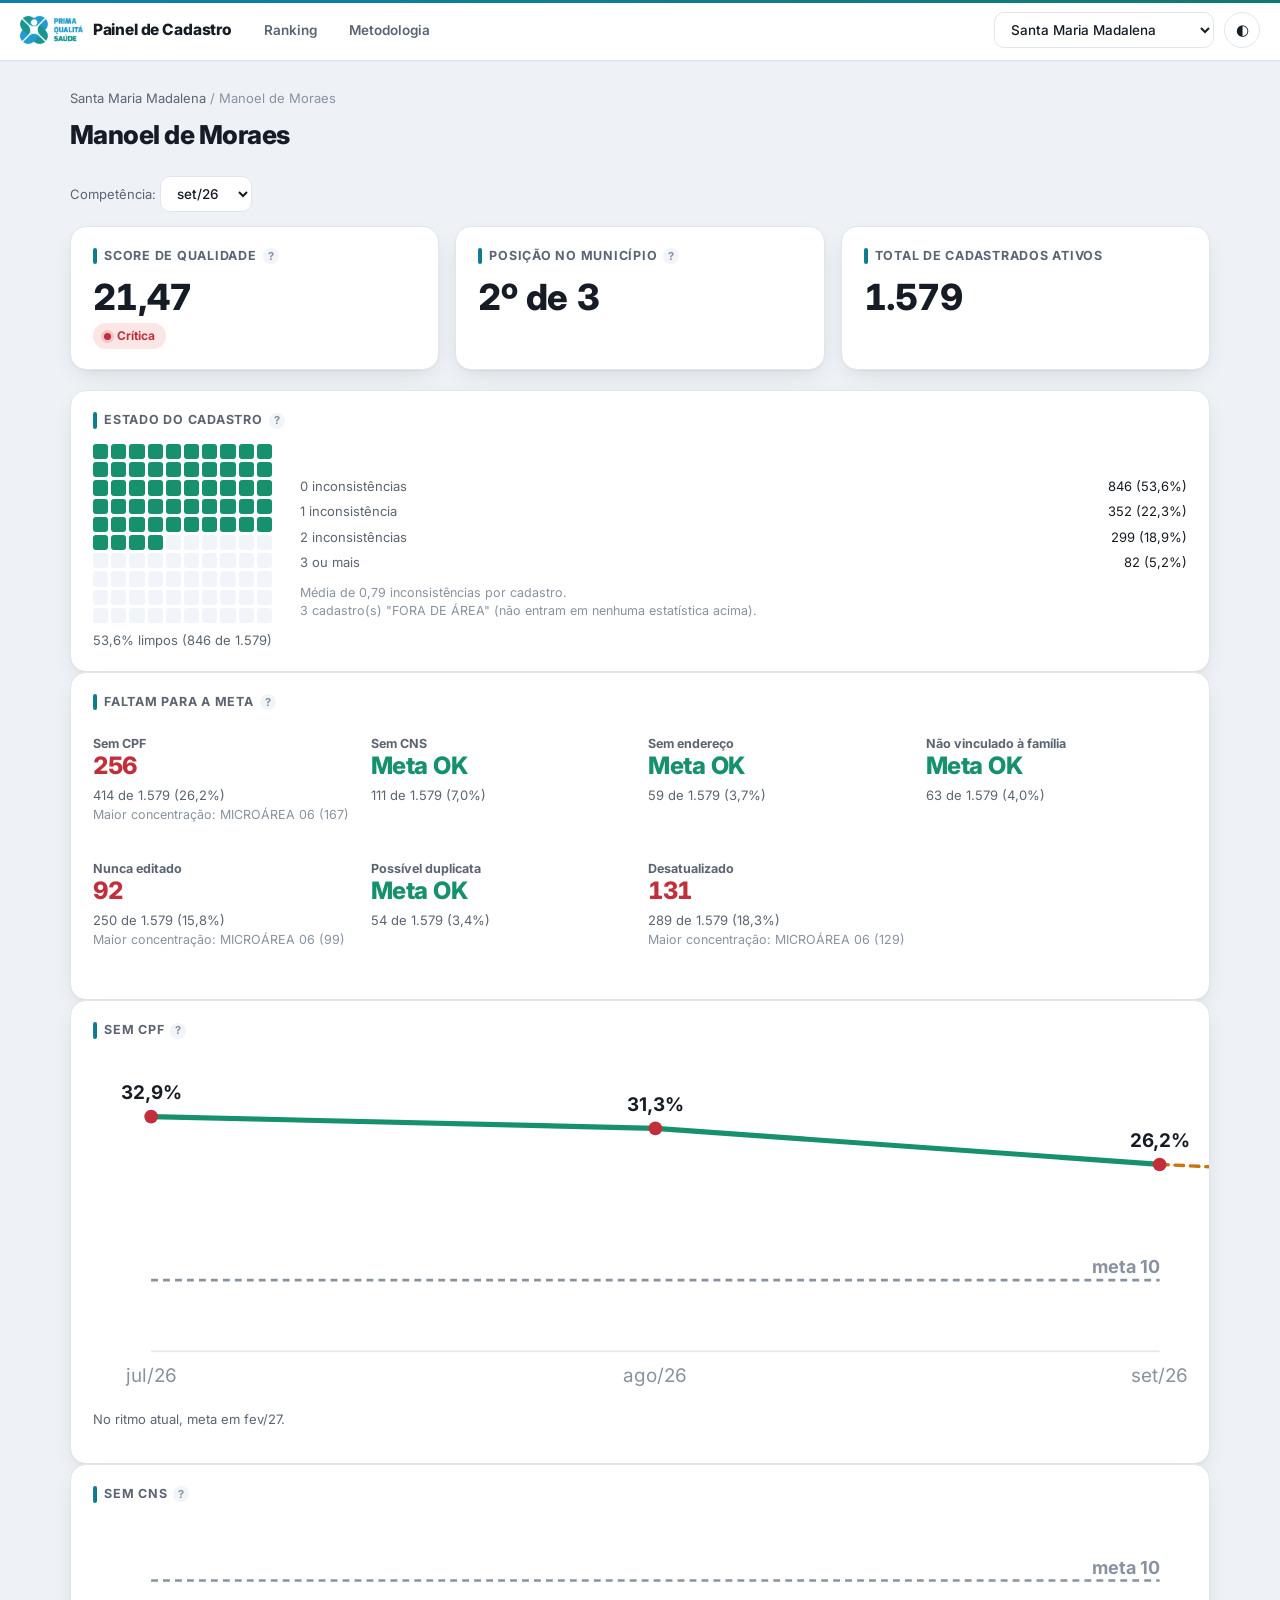
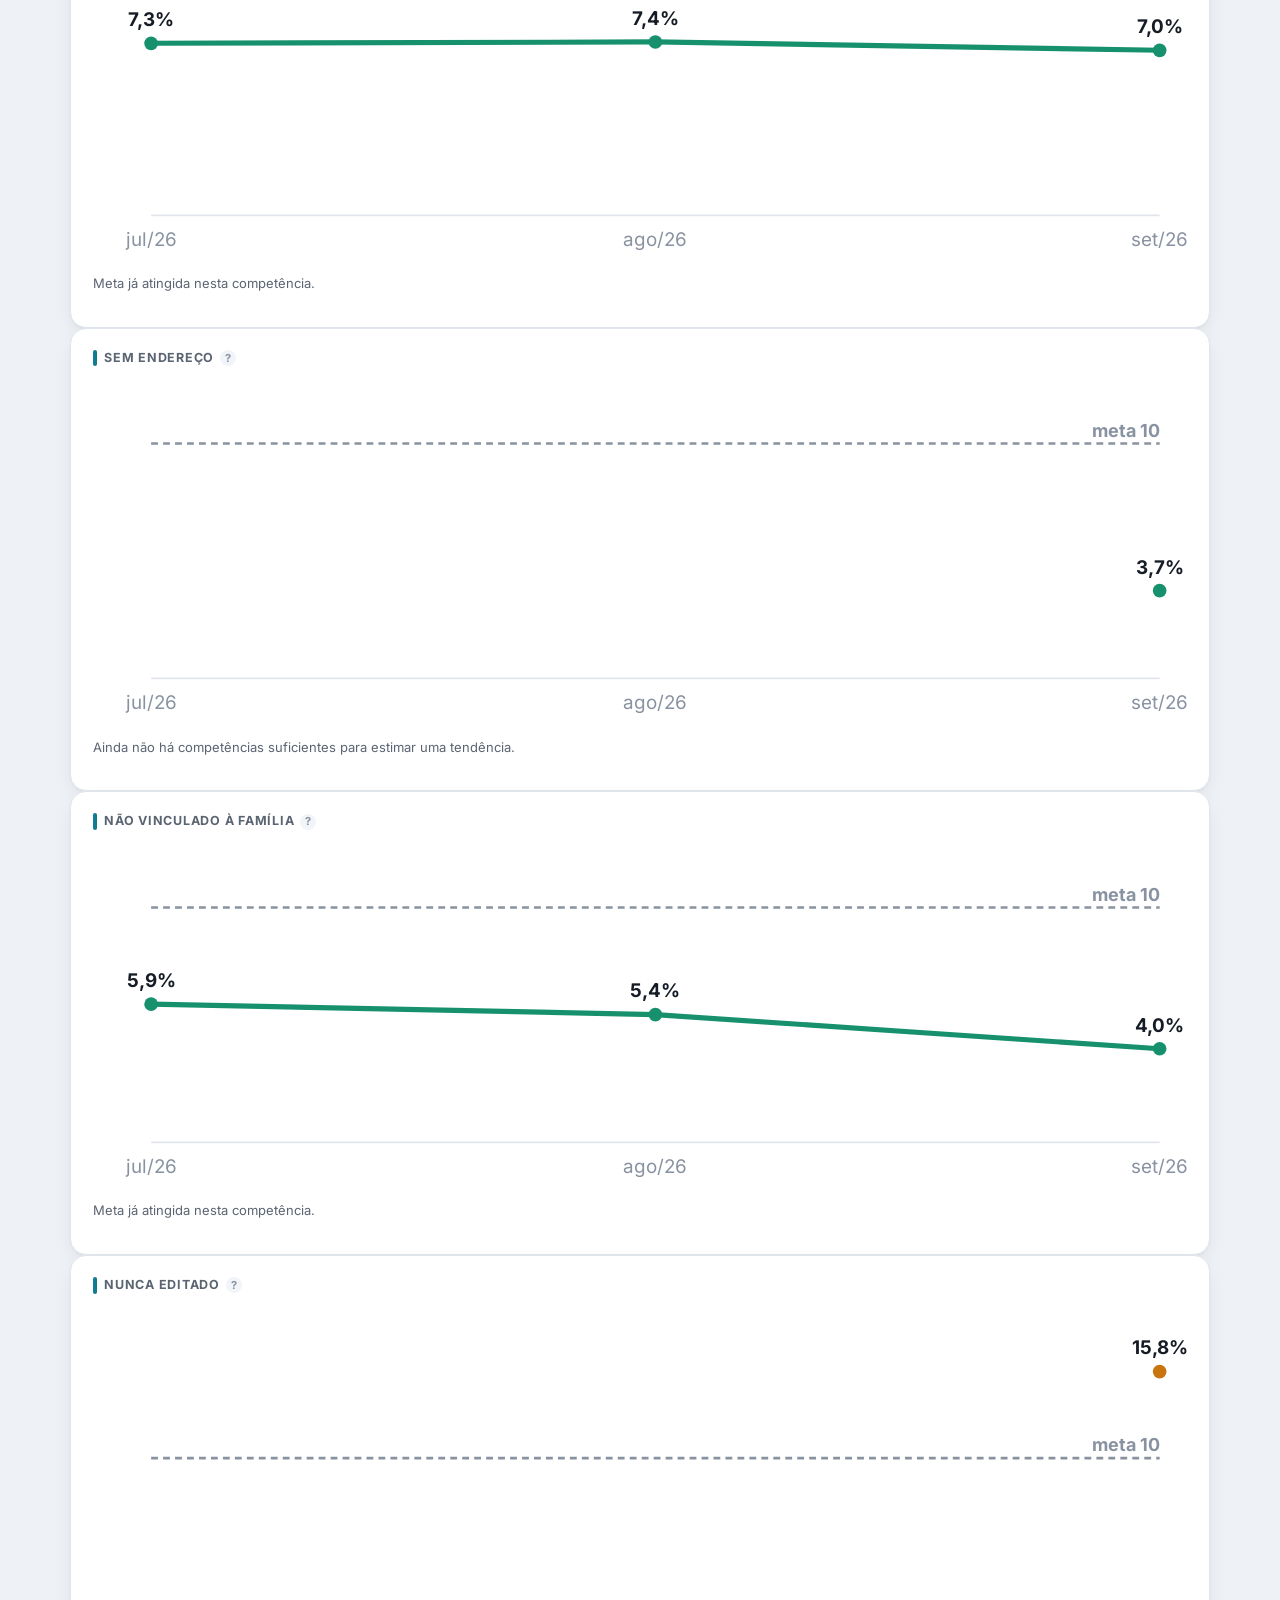
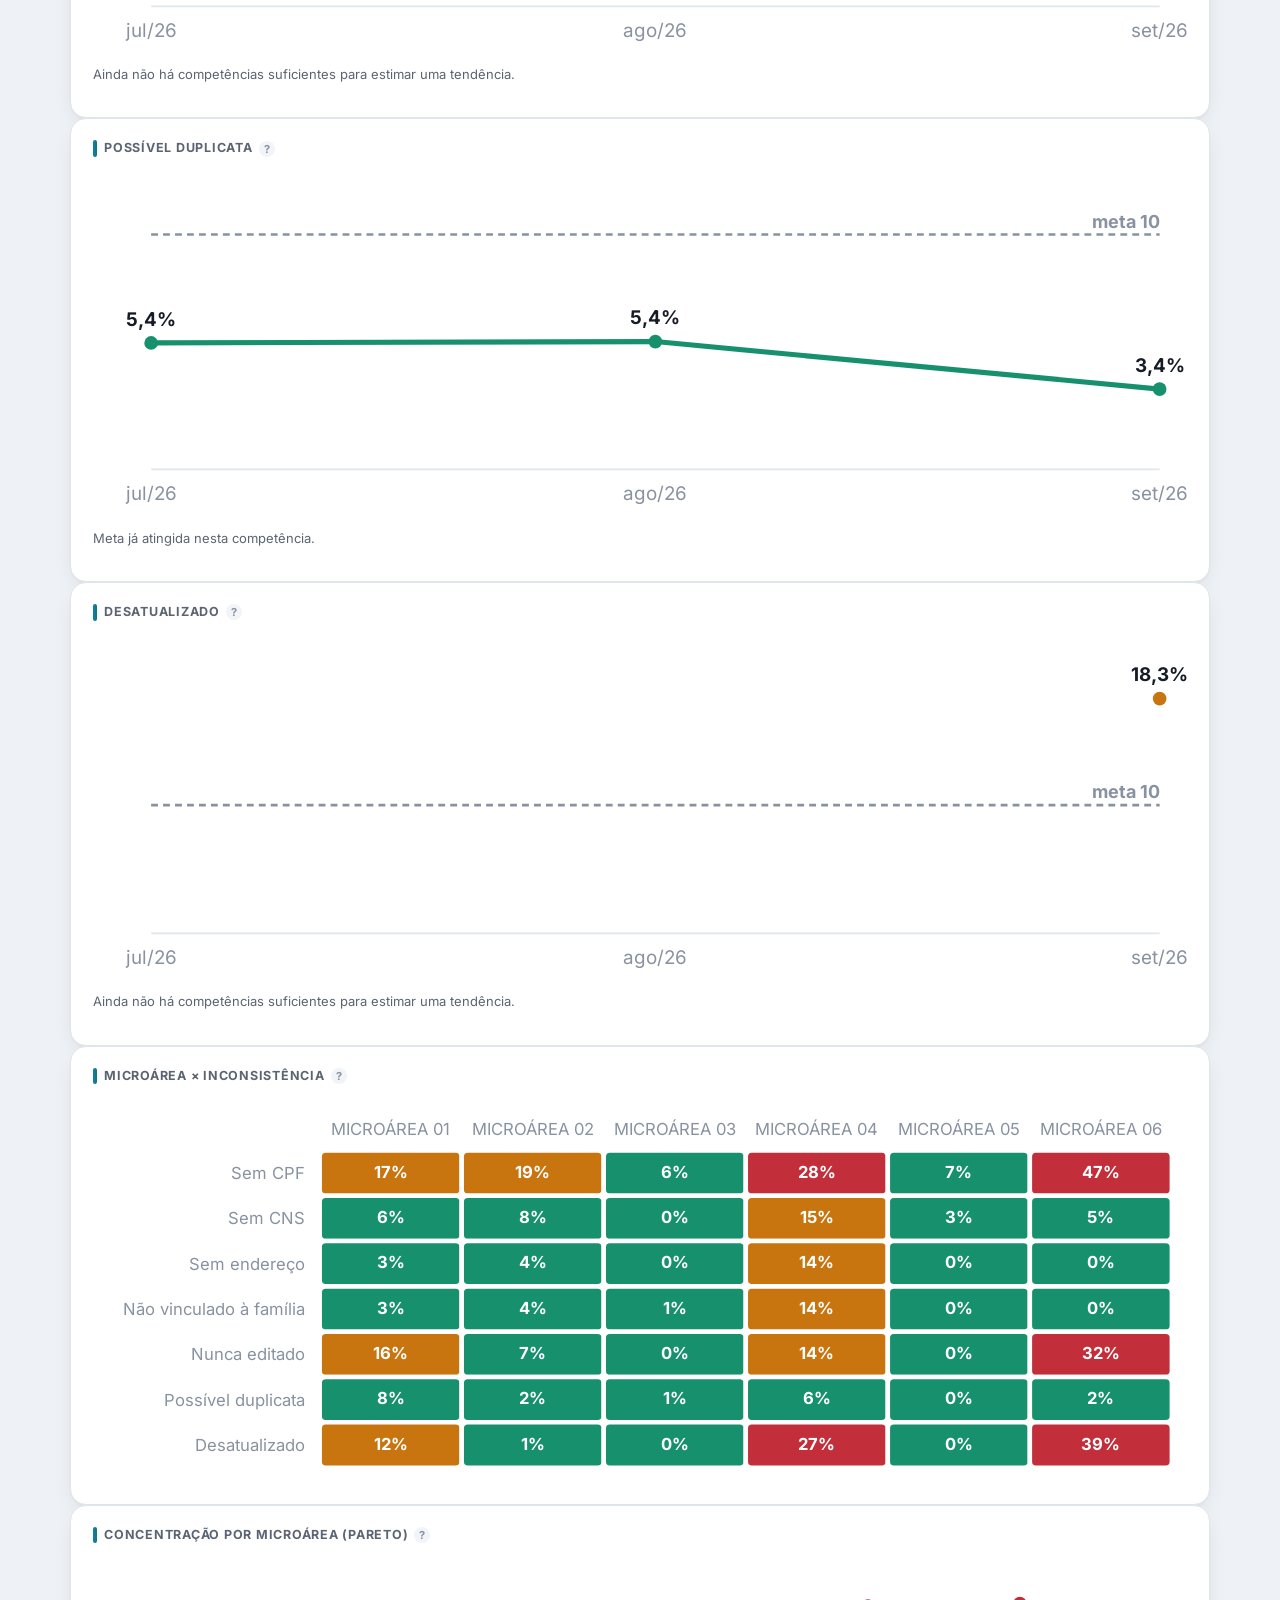
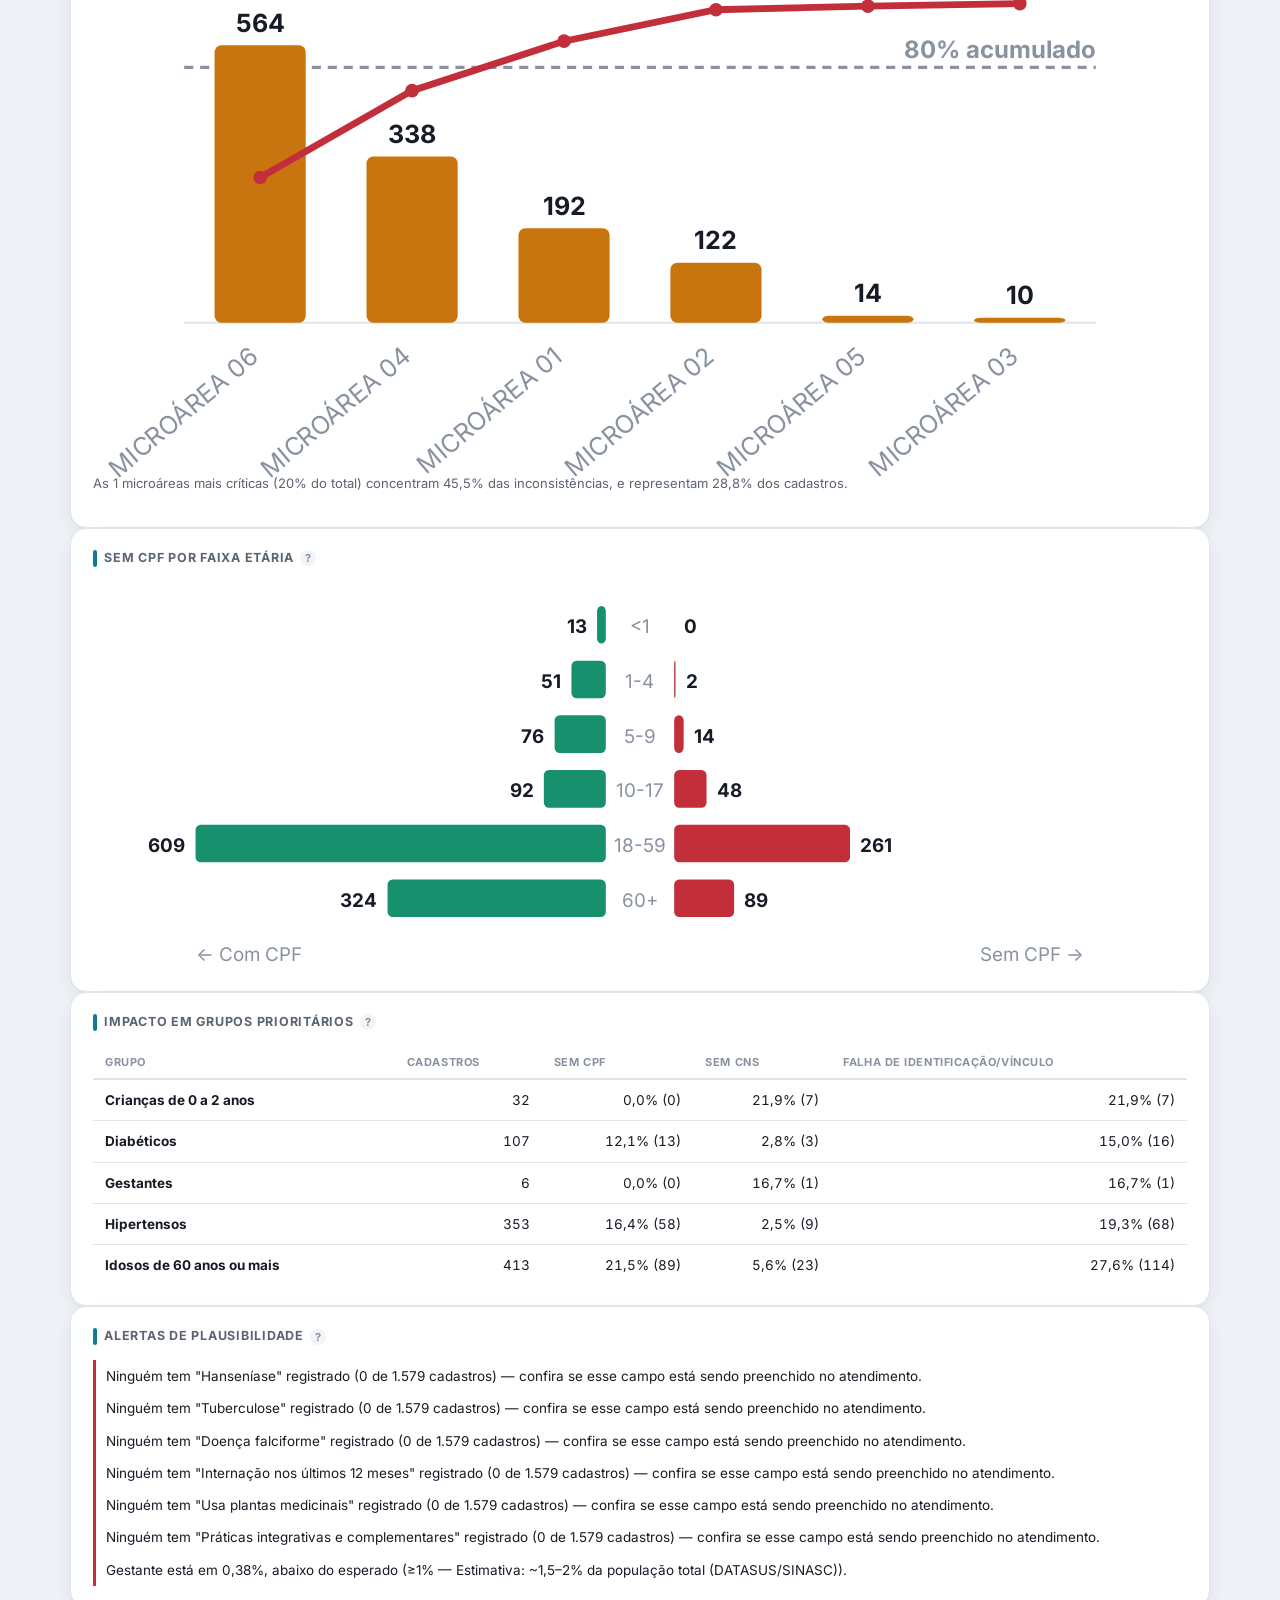
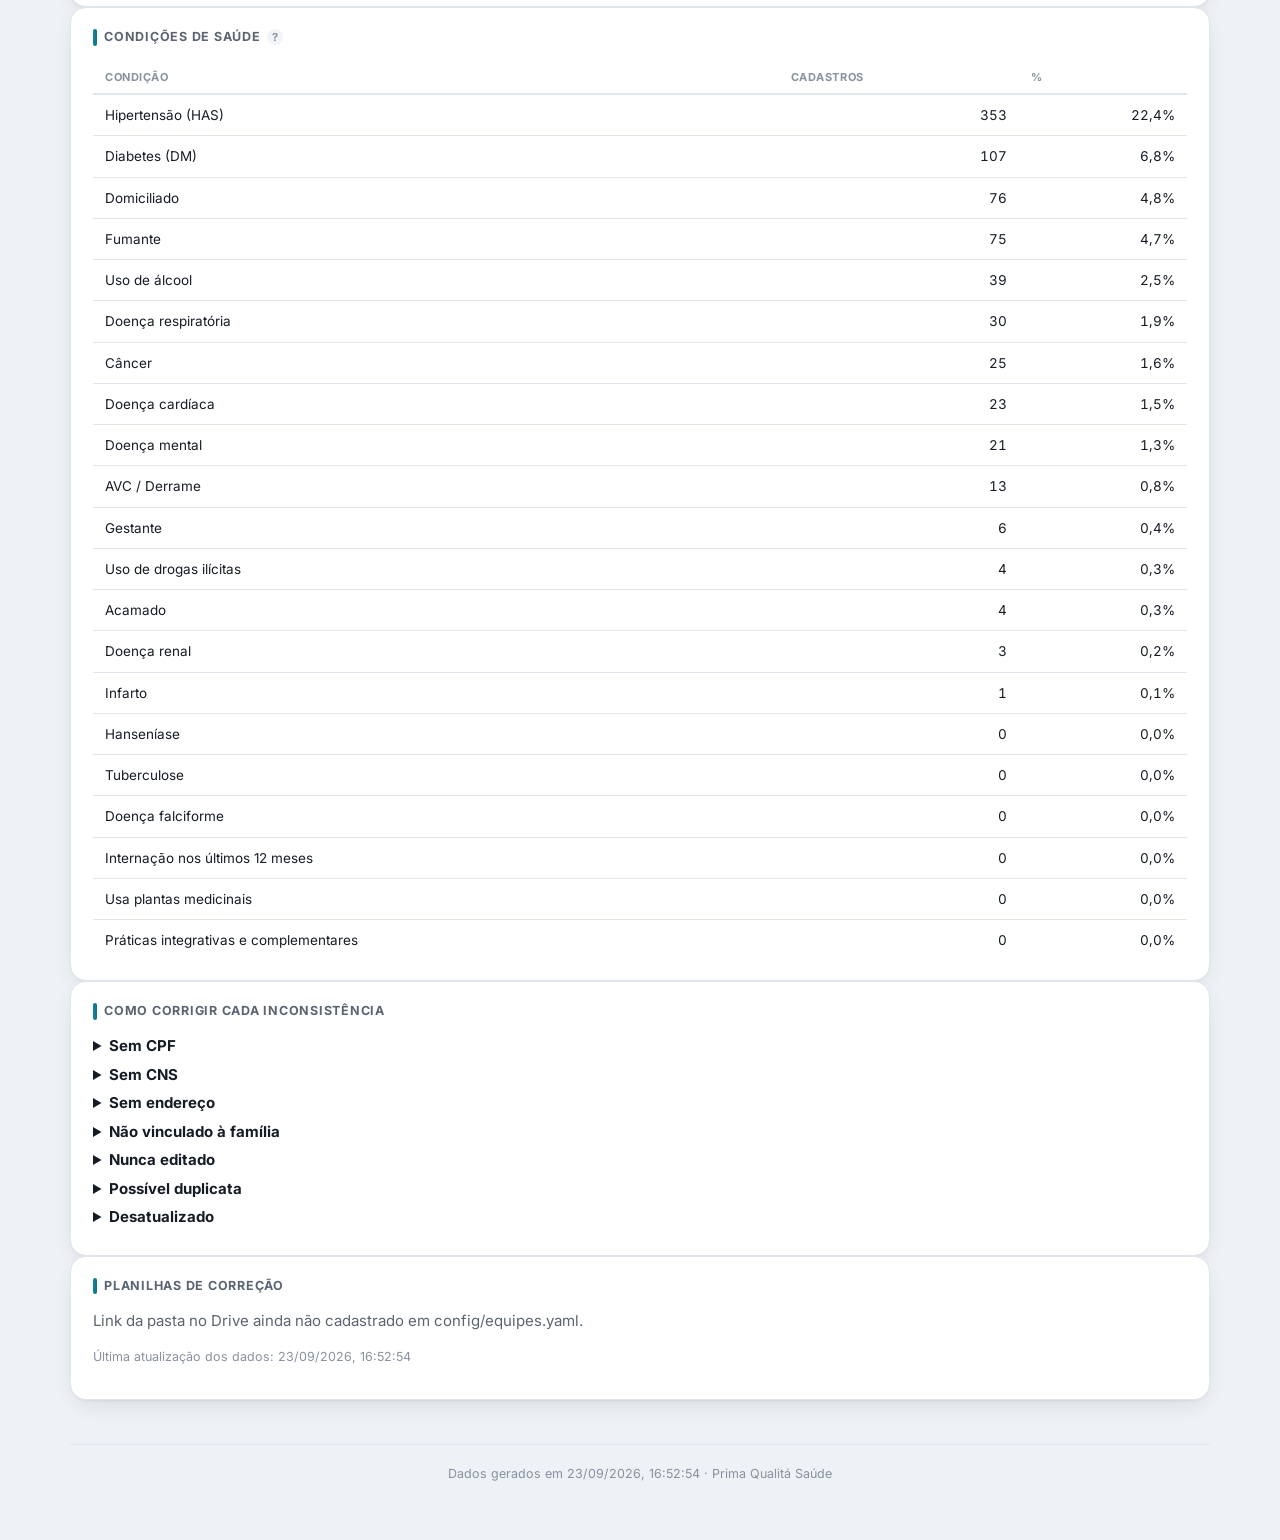
<file: site/santa-maria-madalena/manoel-de-moraes/index.html>
<!doctype html>
<html lang="pt-BR">
<head>
<meta charset="utf-8">
<meta name="viewport" content="width=device-width, initial-scale=1, viewport-fit=cover">
<title>Painel de Cadastro — Manoel de Moraes — Santa Maria Madalena</title>
<link rel="stylesheet" href="../../estilo.css">
</head>
<body>
<div id="app"></div>
<script type="application/json" id="dados-pagina">{"gerado_em": "2026-09-23T16:52:54", "metas": {"meta_inconsistencia_pct": 10, "meta_score": 80, "criticidade": {"adequada": 80, "atencao": 65}}, "indicadores": [{"id": "sem_cpf", "titulo": "Sem CPF", "descricao_curta": "Cadastro sem CPF válido preenchido.", "meta_pct": 10, "entra_no_score": true, "orientacao": "Abra o cadastro do cidadão e preencha o campo de CPF, conferindo o número com um documento oficial. Se o cidadão não tiver CPF, oriente a emissão gratuita pela Receita Federal (app ou site \"Meu CPF\") ou em um posto de atendimento antes de finalizar a correção."}, {"id": "sem_cns", "titulo": "Sem CNS", "descricao_curta": "Cadastro sem Cartão Nacional de Saúde (CNS) preenchido.", "meta_pct": 10, "entra_no_score": true, "orientacao": "Busque o Cartão Nacional de Saúde do cidadão pelo CPF ou pelo nome completo + data de nascimento e registre o número no cadastro. Se o cidadão nunca teve CNS emitido, oriente a solicitação em qualquer unidade de saúde ou pelo aplicativo Meu SUS Digital."}, {"id": "sem_endereco", "titulo": "Sem endereço", "descricao_curta": "Cadastro sem logradouro preenchido.", "meta_pct": 10, "entra_no_score": true, "orientacao": "Complete o logradouro, número e bairro do endereço residencial na próxima visita domiciliar ou contato com o cidadão, e confira se o CEP corresponde ao endereço informado."}, {"id": "sem_vinculo_familiar", "titulo": "Não vinculado à família", "descricao_curta": "Cadastro sem vínculo a uma família no sistema.", "meta_pct": 10, "entra_no_score": true, "orientacao": "Verifique se já existe um cadastro de família no mesmo endereço; se existir, vincule o cidadão a ela. Se não existir, crie o cadastro familiar completo e associe o cidadão como membro."}, {"id": "nunca_editado", "titulo": "Nunca editado", "descricao_curta": "Cadastro nunca foi revisado desde a criação (mesma data de criação e edição, ou sem data de edição registrada).", "meta_pct": 10, "entra_no_score": true, "orientacao": "Abra o cadastro, confira todos os campos com o cidadão (endereço, telefone, condições de saúde, vínculo familiar) e salve a edição — mesmo sem nenhuma mudança, isso registra que o cadastro foi revisado."}, {"id": "possivel_duplicata", "titulo": "Possível duplicata", "descricao_curta": "Cadastro que aparenta ser duplicado de outro (mesmo CPF, mesmo CNS, ou nome muito similar com a mesma data de nascimento).", "meta_pct": 10, "entra_no_score": true, "orientacao": "Abra a planilha de possíveis duplicatas da equipe, compare os cadastros do mesmo grupo e, se forem a mesma pessoa, mescle-os ou inative o mais antigo/incompleto, mantendo o mais atualizado. Confira o alerta de óbito/mudança de território antes de excluir ou inativar qualquer um deles."}, {"id": "desatualizado", "titulo": "Desatualizado", "descricao_curta": "Cadastro sem edição há mais de 24 meses em relação ao fim da competência.", "meta_pct": 10, "entra_no_score": true, "orientacao": "Contate o cidadão (visita domiciliar, telefone ou WhatsApp) para confirmar que os dados continuam corretos e registre uma edição no cadastro — isso também pesa no Score de Qualidade da equipe."}], "grupos": [{"id": "hipertensos", "titulo": "Hipertensos"}, {"id": "diabeticos", "titulo": "Diabéticos"}, {"id": "gestantes", "titulo": "Gestantes"}, {"id": "criancas_0_2", "titulo": "Crianças de 0 a 2 anos"}, {"id": "idosos_60_mais", "titulo": "Idosos de 60 anos ou mais"}], "condicoes": [{"id": "has", "titulo": "Hipertensão (HAS)", "taxa_esperada_min_pct": null, "taxa_esperada_nota": null}, {"id": "diabetes", "titulo": "Diabetes (DM)", "taxa_esperada_min_pct": null, "taxa_esperada_nota": null}, {"id": "alcool", "titulo": "Uso de álcool", "taxa_esperada_min_pct": null, "taxa_esperada_nota": null}, {"id": "drogas", "titulo": "Uso de drogas ilícitas", "taxa_esperada_min_pct": null, "taxa_esperada_nota": null}, {"id": "fumante", "titulo": "Fumante", "taxa_esperada_min_pct": null, "taxa_esperada_nota": null}, {"id": "doenca_respiratoria", "titulo": "Doença respiratória", "taxa_esperada_min_pct": null, "taxa_esperada_nota": null}, {"id": "doenca_cardiaca", "titulo": "Doença cardíaca", "taxa_esperada_min_pct": null, "taxa_esperada_nota": null}, {"id": "doenca_renal", "titulo": "Doença renal", "taxa_esperada_min_pct": null, "taxa_esperada_nota": null}, {"id": "doenca_mental", "titulo": "Doença mental", "taxa_esperada_min_pct": null, "taxa_esperada_nota": null}, {"id": "avc", "titulo": "AVC / Derrame", "taxa_esperada_min_pct": null, "taxa_esperada_nota": null}, {"id": "infarto", "titulo": "Infarto", "taxa_esperada_min_pct": null, "taxa_esperada_nota": null}, {"id": "cancer", "titulo": "Câncer", "taxa_esperada_min_pct": null, "taxa_esperada_nota": null}, {"id": "hanseniase", "titulo": "Hanseníase", "taxa_esperada_min_pct": null, "taxa_esperada_nota": null}, {"id": "tuberculose", "titulo": "Tuberculose", "taxa_esperada_min_pct": null, "taxa_esperada_nota": null}, {"id": "doenca_falciforme", "titulo": "Doença falciforme", "taxa_esperada_min_pct": null, "taxa_esperada_nota": null}, {"id": "internacao_12_meses", "titulo": "Internação nos últimos 12 meses", "taxa_esperada_min_pct": null, "taxa_esperada_nota": null}, {"id": "plantas_medicinais", "titulo": "Usa plantas medicinais", "taxa_esperada_min_pct": null, "taxa_esperada_nota": null}, {"id": "praticas_integrativas", "titulo": "Práticas integrativas e complementares", "taxa_esperada_min_pct": null, "taxa_esperada_nota": null}, {"id": "acamado", "titulo": "Acamado", "taxa_esperada_min_pct": null, "taxa_esperada_nota": null}, {"id": "domiciliado", "titulo": "Domiciliado", "taxa_esperada_min_pct": null, "taxa_esperada_nota": null}, {"id": "gestante", "titulo": "Gestante", "taxa_esperada_min_pct": 1.0, "taxa_esperada_nota": "Estimativa: ~1,5–2% da população total (DATASUS/SINASC)"}], "minimo_cadastros_para_alerta": 300, "municipios": [{"slug": "santa-maria-madalena", "municipio": "Santa Maria Madalena", "brasao": "assets/brasoes/santa_maria_madalena.jfif", "competencias": ["2026-07", "2026-08", "2026-09"], "equipes": [{"slug": "arranchadouro", "equipe": "Arranchadouro", "ine": null, "link_drive": null, "link_padlet": null, "serie": [{"competencia": "2026-07", "total_cadastrados": 5728, "score": 28.12, "dado_incompleto": true, "indicadores_ausentes": ["desatualizado", "nunca_editado", "sem_endereco"], "indicadores": [{"id": "sem_cpf", "valor": 2928, "ausente": false}, {"id": "sem_cns", "valor": 523, "ausente": false}, {"id": "sem_endereco", "ausente": true}, {"id": "sem_vinculo_familiar", "valor": 362, "ausente": false}, {"id": "nunca_editado", "ausente": true}, {"id": "possivel_duplicata", "valor": 304, "ausente": false}, {"id": "desatualizado", "ausente": true}]}, {"competencia": "2026-08", "total_cadastrados": 5752, "score": 28.2, "dado_incompleto": true, "indicadores_ausentes": ["desatualizado", "nunca_editado", "sem_endereco"], "indicadores": [{"id": "sem_cpf", "valor": 2890, "ausente": false}, {"id": "sem_cns", "valor": 548, "ausente": false}, {"id": "sem_endereco", "ausente": true}, {"id": "sem_vinculo_familiar", "valor": 365, "ausente": false}, {"id": "nunca_editado", "ausente": true}, {"id": "possivel_duplicata", "valor": 327, "ausente": false}, {"id": "desatualizado", "ausente": true}]}, {"competencia": "2026-09", "total_cadastrados": 5664, "score": 1.85, "dado_incompleto": false, "indicadores_ausentes": [], "indicadores": [{"id": "sem_cpf", "valor": 2715, "ausente": false}, {"id": "sem_cns", "valor": 521, "ausente": false}, {"id": "sem_endereco", "valor": 206, "ausente": false}, {"id": "sem_vinculo_familiar", "valor": 277, "ausente": false}, {"id": "nunca_editado", "valor": 615, "ausente": false}, {"id": "possivel_duplicata", "valor": 222, "ausente": false}, {"id": "desatualizado", "valor": 1003, "ausente": false}], "microareas": [{"microarea": "MICROAREA 13", "total_cadastrados": 1064, "indicadores": [{"id": "sem_cpf", "valor": 166, "ausente": false}, {"id": "sem_cns", "valor": 238, "ausente": false}, {"id": "sem_endereco", "valor": 1, "ausente": false}, {"id": "sem_vinculo_familiar", "valor": 4, "ausente": false}, {"id": "nunca_editado", "valor": 91, "ausente": false}, {"id": "possivel_duplicata", "valor": 40, "ausente": false}, {"id": "desatualizado", "valor": 0, "ausente": false}]}, {"microarea": "MICROÁREA 04", "total_cadastrados": 556, "indicadores": [{"id": "sem_cpf", "valor": 401, "ausente": false}, {"id": "sem_cns", "valor": 19, "ausente": false}, {"id": "sem_endereco", "valor": 84, "ausente": false}, {"id": "sem_vinculo_familiar", "valor": 110, "ausente": false}, {"id": "nunca_editado", "valor": 25, "ausente": false}, {"id": "possivel_duplicata", "valor": 47, "ausente": false}, {"id": "desatualizado", "valor": 0, "ausente": false}]}, {"microarea": "MICROÁREA 06", "total_cadastrados": 389, "indicadores": [{"id": "sem_cpf", "valor": 267, "ausente": false}, {"id": "sem_cns", "valor": 19, "ausente": false}, {"id": "sem_endereco", "valor": 5, "ausente": false}, {"id": "sem_vinculo_familiar", "valor": 11, "ausente": false}, {"id": "nunca_editado", "valor": 152, "ausente": false}, {"id": "possivel_duplicata", "valor": 11, "ausente": false}, {"id": "desatualizado", "valor": 122, "ausente": false}]}, {"microarea": "MICROÁREA 07", "total_cadastrados": 410, "indicadores": [{"id": "sem_cpf", "valor": 222, "ausente": false}, {"id": "sem_cns", "valor": 6, "ausente": false}, {"id": "sem_endereco", "valor": 4, "ausente": false}, {"id": "sem_vinculo_familiar", "valor": 10, "ausente": false}, {"id": "nunca_editado", "valor": 7, "ausente": false}, {"id": "possivel_duplicata", "valor": 12, "ausente": false}, {"id": "desatualizado", "valor": 7, "ausente": false}]}, {"microarea": "MICROÁREA 08", "total_cadastrados": 250, "indicadores": [{"id": "sem_cpf", "valor": 51, "ausente": false}, {"id": "sem_cns", "valor": 19, "ausente": false}, {"id": "sem_endereco", "valor": 1, "ausente": false}, {"id": "sem_vinculo_familiar", "valor": 4, "ausente": false}, {"id": "nunca_editado", "valor": 7, "ausente": false}, {"id": "possivel_duplicata", "valor": 8, "ausente": false}, {"id": "desatualizado", "valor": 0, "ausente": false}]}, {"microarea": "MICROÁREA 09", "total_cadastrados": 643, "indicadores": [{"id": "sem_cpf", "valor": 241, "ausente": false}, {"id": "sem_cns", "valor": 11, "ausente": false}, {"id": "sem_endereco", "valor": 13, "ausente": false}, {"id": "sem_vinculo_familiar", "valor": 18, "ausente": false}, {"id": "nunca_editado", "valor": 7, "ausente": false}, {"id": "possivel_duplicata", "valor": 19, "ausente": false}, {"id": "desatualizado", "valor": 0, "ausente": false}]}, {"microarea": "MICROÁREA 10", "total_cadastrados": 247, "indicadores": [{"id": "sem_cpf", "valor": 15, "ausente": false}, {"id": "sem_cns", "valor": 5, "ausente": false}, {"id": "sem_endereco", "valor": 7, "ausente": false}, {"id": "sem_vinculo_familiar", "valor": 9, "ausente": false}, {"id": "nunca_editado", "valor": 24, "ausente": false}, {"id": "possivel_duplicata", "valor": 10, "ausente": false}, {"id": "desatualizado", "valor": 5, "ausente": false}]}, {"microarea": "MICROÁREA 11", "total_cadastrados": 500, "indicadores": [{"id": "sem_cpf", "valor": 155, "ausente": false}, {"id": "sem_cns", "valor": 54, "ausente": false}, {"id": "sem_endereco", "valor": 3, "ausente": false}, {"id": "sem_vinculo_familiar", "valor": 3, "ausente": false}, {"id": "nunca_editado", "valor": 111, "ausente": false}, {"id": "possivel_duplicata", "valor": 18, "ausente": false}, {"id": "desatualizado", "valor": 262, "ausente": false}]}, {"microarea": "MICROÁREA 12", "total_cadastrados": 743, "indicadores": [{"id": "sem_cpf", "valor": 525, "ausente": false}, {"id": "sem_cns", "valor": 101, "ausente": false}, {"id": "sem_endereco", "valor": 8, "ausente": false}, {"id": "sem_vinculo_familiar", "valor": 12, "ausente": false}, {"id": "nunca_editado", "valor": 105, "ausente": false}, {"id": "possivel_duplicata", "valor": 21, "ausente": false}, {"id": "desatualizado", "valor": 561, "ausente": false}]}, {"microarea": "MICROÁREA 14", "total_cadastrados": 862, "indicadores": [{"id": "sem_cpf", "valor": 672, "ausente": false}, {"id": "sem_cns", "valor": 49, "ausente": false}, {"id": "sem_endereco", "valor": 80, "ausente": false}, {"id": "sem_vinculo_familiar", "valor": 96, "ausente": false}, {"id": "nunca_editado", "valor": 86, "ausente": false}, {"id": "possivel_duplicata", "valor": 36, "ausente": false}, {"id": "desatualizado", "valor": 46, "ausente": false}]}], "estado": {"limpos": 1915, "com_1": 2306, "com_2": 1173, "com_3_mais": 270, "media_inconsistencias": 0.981, "fora_area": 47, "total_bruto": 5711}, "faixa_etaria": [{"faixa": "<1", "indicador_id": "sem_cpf", "valor": 0, "total_cadastrados": 36}, {"faixa": "1-4", "indicador_id": "sem_cpf", "valor": 22, "total_cadastrados": 188}, {"faixa": "5-9", "indicador_id": "sem_cpf", "valor": 144, "total_cadastrados": 296}, {"faixa": "10-17", "indicador_id": "sem_cpf", "valor": 318, "total_cadastrados": 536}, {"faixa": "18-59", "indicador_id": "sem_cpf", "valor": 1512, "total_cadastrados": 3050}, {"faixa": "60+", "indicador_id": "sem_cpf", "valor": 717, "total_cadastrados": 1556}], "grupos": [{"id": "criancas_0_2", "total_grupo": 135, "metricas": [{"id": "falha_identificacao_vinculo", "valor": 48}, {"id": "sem_cns", "valor": 44}, {"id": "sem_cpf", "valor": 4}]}, {"id": "diabeticos", "total_grupo": 396, "metricas": [{"id": "falha_identificacao_vinculo", "valor": 171}, {"id": "sem_cns", "valor": 22}, {"id": "sem_cpf", "valor": 145}]}, {"id": "gestantes", "total_grupo": 18, "metricas": [{"id": "falha_identificacao_vinculo", "valor": 4}, {"id": "sem_cns", "valor": 1}, {"id": "sem_cpf", "valor": 3}]}, {"id": "hipertensos", "total_grupo": 1429, "metricas": [{"id": "falha_identificacao_vinculo", "valor": 699}, {"id": "sem_cns", "valor": 75}, {"id": "sem_cpf", "valor": 614}]}, {"id": "idosos_60_mais", "total_grupo": 1556, "metricas": [{"id": "falha_identificacao_vinculo", "valor": 843}, {"id": "sem_cns", "valor": 110}, {"id": "sem_cpf", "valor": 717}]}], "condicoes": [{"id": "has", "valor": 1429, "total_cadastrados": 5664}, {"id": "diabetes", "valor": 396, "total_cadastrados": 5664}, {"id": "alcool", "valor": 236, "total_cadastrados": 5664}, {"id": "drogas", "valor": 11, "total_cadastrados": 5664}, {"id": "fumante", "valor": 258, "total_cadastrados": 5664}, {"id": "doenca_respiratoria", "valor": 63, "total_cadastrados": 5664}, {"id": "doenca_cardiaca", "valor": 96, "total_cadastrados": 5664}, {"id": "doenca_renal", "valor": 32, "total_cadastrados": 5664}, {"id": "doenca_mental", "valor": 55, "total_cadastrados": 5664}, {"id": "avc", "valor": 51, "total_cadastrados": 5664}, {"id": "infarto", "valor": 34, "total_cadastrados": 5664}, {"id": "cancer", "valor": 79, "total_cadastrados": 5664}, {"id": "hanseniase", "valor": 1, "total_cadastrados": 5664}, {"id": "tuberculose", "valor": 1, "total_cadastrados": 5664}, {"id": "doenca_falciforme", "valor": 0, "total_cadastrados": 5664}, {"id": "internacao_12_meses", "valor": 0, "total_cadastrados": 5664}, {"id": "plantas_medicinais", "valor": 0, "total_cadastrados": 5664}, {"id": "praticas_integrativas", "valor": 0, "total_cadastrados": 5664}, {"id": "acamado", "valor": 27, "total_cadastrados": 5664}, {"id": "domiciliado", "valor": 33, "total_cadastrados": 5664}, {"id": "gestante", "valor": 18, "total_cadastrados": 5664}]}]}, {"slug": "manoel-de-moraes", "equipe": "Manoel de Moraes", "ine": null, "link_drive": null, "link_padlet": null, "serie": [{"competencia": "2026-07", "total_cadastrados": 1597, "score": 48.47, "dado_incompleto": true, "indicadores_ausentes": ["desatualizado", "nunca_editado", "sem_endereco"], "indicadores": [{"id": "sem_cpf", "valor": 526, "ausente": false}, {"id": "sem_cns", "valor": 117, "ausente": false}, {"id": "sem_endereco", "ausente": true}, {"id": "sem_vinculo_familiar", "valor": 94, "ausente": false}, {"id": "nunca_editado", "ausente": true}, {"id": "possivel_duplicata", "valor": 86, "ausente": false}, {"id": "desatualizado", "ausente": true}]}, {"competencia": "2026-08", "total_cadastrados": 1598, "score": 50.44, "dado_incompleto": true, "indicadores_ausentes": ["desatualizado", "nunca_editado", "sem_endereco"], "indicadores": [{"id": "sem_cpf", "valor": 500, "ausente": false}, {"id": "sem_cns", "valor": 118, "ausente": false}, {"id": "sem_endereco", "ausente": true}, {"id": "sem_vinculo_familiar", "valor": 87, "ausente": false}, {"id": "nunca_editado", "ausente": true}, {"id": "possivel_duplicata", "valor": 87, "ausente": false}, {"id": "desatualizado", "ausente": true}]}, {"competencia": "2026-09", "total_cadastrados": 1579, "score": 21.47, "dado_incompleto": false, "indicadores_ausentes": [], "indicadores": [{"id": "sem_cpf", "valor": 414, "ausente": false}, {"id": "sem_cns", "valor": 111, "ausente": false}, {"id": "sem_endereco", "valor": 59, "ausente": false}, {"id": "sem_vinculo_familiar", "valor": 63, "ausente": false}, {"id": "nunca_editado", "valor": 250, "ausente": false}, {"id": "possivel_duplicata", "valor": 54, "ausente": false}, {"id": "desatualizado", "valor": 289, "ausente": false}], "microareas": [{"microarea": "MICROÁREA 01", "total_cadastrados": 294, "indicadores": [{"id": "sem_cpf", "valor": 50, "ausente": false}, {"id": "sem_cns", "valor": 19, "ausente": false}, {"id": "sem_endereco", "valor": 9, "ausente": false}, {"id": "sem_vinculo_familiar", "valor": 10, "ausente": false}, {"id": "nunca_editado", "valor": 46, "ausente": false}, {"id": "possivel_duplicata", "valor": 23, "ausente": false}, {"id": "desatualizado", "valor": 35, "ausente": false}]}, {"microarea": "MICROÁREA 02", "total_cadastrados": 272, "indicadores": [{"id": "sem_cpf", "valor": 52, "ausente": false}, {"id": "sem_cns", "valor": 21, "ausente": false}, {"id": "sem_endereco", "valor": 11, "ausente": false}, {"id": "sem_vinculo_familiar", "valor": 11, "ausente": false}, {"id": "nunca_editado", "valor": 18, "ausente": false}, {"id": "possivel_duplicata", "valor": 6, "ausente": false}, {"id": "desatualizado", "valor": 3, "ausente": false}]}, {"microarea": "MICROÁREA 03", "total_cadastrados": 133, "indicadores": [{"id": "sem_cpf", "valor": 8, "ausente": false}, {"id": "sem_cns", "valor": 0, "ausente": false}, {"id": "sem_endereco", "valor": 0, "ausente": false}, {"id": "sem_vinculo_familiar", "valor": 1, "ausente": false}, {"id": "nunca_editado", "valor": 0, "ausente": false}, {"id": "possivel_duplicata", "valor": 1, "ausente": false}, {"id": "desatualizado", "valor": 0, "ausente": false}]}, {"microarea": "MICROÁREA 04", "total_cadastrados": 285, "indicadores": [{"id": "sem_cpf", "valor": 81, "ausente": false}, {"id": "sem_cns", "valor": 44, "ausente": false}, {"id": "sem_endereco", "valor": 39, "ausente": false}, {"id": "sem_vinculo_familiar", "valor": 41, "ausente": false}, {"id": "nunca_editado", "valor": 41, "ausente": false}, {"id": "possivel_duplicata", "valor": 16, "ausente": false}, {"id": "desatualizado", "valor": 76, "ausente": false}]}, {"microarea": "MICROÁREA 05", "total_cadastrados": 141, "indicadores": [{"id": "sem_cpf", "valor": 10, "ausente": false}, {"id": "sem_cns", "valor": 4, "ausente": false}, {"id": "sem_endereco", "valor": 0, "ausente": false}, {"id": "sem_vinculo_familiar", "valor": 0, "ausente": false}, {"id": "nunca_editado", "valor": 0, "ausente": false}, {"id": "possivel_duplicata", "valor": 0, "ausente": false}, {"id": "desatualizado", "valor": 0, "ausente": false}]}, {"microarea": "MICROÁREA 06", "total_cadastrados": 454, "indicadores": [{"id": "sem_cpf", "valor": 213, "ausente": false}, {"id": "sem_cns", "valor": 23, "ausente": false}, {"id": "sem_endereco", "valor": 0, "ausente": false}, {"id": "sem_vinculo_familiar", "valor": 0, "ausente": false}, {"id": "nunca_editado", "valor": 145, "ausente": false}, {"id": "possivel_duplicata", "valor": 8, "ausente": false}, {"id": "desatualizado", "valor": 175, "ausente": false}]}], "estado": {"limpos": 846, "com_1": 352, "com_2": 299, "com_3_mais": 82, "media_inconsistencias": 0.785, "fora_area": 3, "total_bruto": 1582}, "faixa_etaria": [{"faixa": "<1", "indicador_id": "sem_cpf", "valor": 0, "total_cadastrados": 13}, {"faixa": "1-4", "indicador_id": "sem_cpf", "valor": 2, "total_cadastrados": 53}, {"faixa": "5-9", "indicador_id": "sem_cpf", "valor": 14, "total_cadastrados": 90}, {"faixa": "10-17", "indicador_id": "sem_cpf", "valor": 48, "total_cadastrados": 140}, {"faixa": "18-59", "indicador_id": "sem_cpf", "valor": 261, "total_cadastrados": 870}, {"faixa": "60+", "indicador_id": "sem_cpf", "valor": 89, "total_cadastrados": 413}], "grupos": [{"id": "criancas_0_2", "total_grupo": 32, "metricas": [{"id": "falha_identificacao_vinculo", "valor": 7}, {"id": "sem_cns", "valor": 7}, {"id": "sem_cpf", "valor": 0}]}, {"id": "diabeticos", "total_grupo": 107, "metricas": [{"id": "falha_identificacao_vinculo", "valor": 16}, {"id": "sem_cns", "valor": 3}, {"id": "sem_cpf", "valor": 13}]}, {"id": "gestantes", "total_grupo": 6, "metricas": [{"id": "falha_identificacao_vinculo", "valor": 1}, {"id": "sem_cns", "valor": 1}, {"id": "sem_cpf", "valor": 0}]}, {"id": "hipertensos", "total_grupo": 353, "metricas": [{"id": "falha_identificacao_vinculo", "valor": 68}, {"id": "sem_cns", "valor": 9}, {"id": "sem_cpf", "valor": 58}]}, {"id": "idosos_60_mais", "total_grupo": 413, "metricas": [{"id": "falha_identificacao_vinculo", "valor": 114}, {"id": "sem_cns", "valor": 23}, {"id": "sem_cpf", "valor": 89}]}], "condicoes": [{"id": "has", "valor": 353, "total_cadastrados": 1579}, {"id": "diabetes", "valor": 107, "total_cadastrados": 1579}, {"id": "alcool", "valor": 39, "total_cadastrados": 1579}, {"id": "drogas", "valor": 4, "total_cadastrados": 1579}, {"id": "fumante", "valor": 75, "total_cadastrados": 1579}, {"id": "doenca_respiratoria", "valor": 30, "total_cadastrados": 1579}, {"id": "doenca_cardiaca", "valor": 23, "total_cadastrados": 1579}, {"id": "doenca_renal", "valor": 3, "total_cadastrados": 1579}, {"id": "doenca_mental", "valor": 21, "total_cadastrados": 1579}, {"id": "avc", "valor": 13, "total_cadastrados": 1579}, {"id": "infarto", "valor": 1, "total_cadastrados": 1579}, {"id": "cancer", "valor": 25, "total_cadastrados": 1579}, {"id": "hanseniase", "valor": 0, "total_cadastrados": 1579}, {"id": "tuberculose", "valor": 0, "total_cadastrados": 1579}, {"id": "doenca_falciforme", "valor": 0, "total_cadastrados": 1579}, {"id": "internacao_12_meses", "valor": 0, "total_cadastrados": 1579}, {"id": "plantas_medicinais", "valor": 0, "total_cadastrados": 1579}, {"id": "praticas_integrativas", "valor": 0, "total_cadastrados": 1579}, {"id": "acamado", "valor": 4, "total_cadastrados": 1579}, {"id": "domiciliado", "valor": 76, "total_cadastrados": 1579}, {"id": "gestante", "valor": 6, "total_cadastrados": 1579}]}]}, {"slug": "triunfo", "equipe": "Triunfo", "ine": null, "link_drive": null, "link_padlet": null, "serie": [{"competencia": "2026-07", "total_cadastrados": 2413, "score": 79.98, "dado_incompleto": true, "indicadores_ausentes": ["desatualizado", "nunca_editado", "sem_endereco"], "indicadores": [{"id": "sem_cpf", "valor": 322, "ausente": false}, {"id": "sem_cns", "valor": 67, "ausente": false}, {"id": "sem_endereco", "ausente": true}, {"id": "sem_vinculo_familiar", "valor": 41, "ausente": false}, {"id": "nunca_editado", "ausente": true}, {"id": "possivel_duplicata", "valor": 53, "ausente": false}, {"id": "desatualizado", "ausente": true}]}, {"competencia": "2026-08", "total_cadastrados": 2402, "score": 77.94, "dado_incompleto": true, "indicadores_ausentes": ["desatualizado", "nunca_editado", "sem_endereco"], "indicadores": [{"id": "sem_cpf", "valor": 299, "ausente": false}, {"id": "sem_cns", "valor": 58, "ausente": false}, {"id": "sem_endereco", "ausente": true}, {"id": "sem_vinculo_familiar", "valor": 120, "ausente": false}, {"id": "nunca_editado", "ausente": true}, {"id": "possivel_duplicata", "valor": 53, "ausente": false}, {"id": "desatualizado", "ausente": true}]}, {"competencia": "2026-09", "total_cadastrados": 2390, "score": 65.44, "dado_incompleto": false, "indicadores_ausentes": [], "indicadores": [{"id": "sem_cpf", "valor": 269, "ausente": false}, {"id": "sem_cns", "valor": 52, "ausente": false}, {"id": "sem_endereco", "valor": 82, "ausente": false}, {"id": "sem_vinculo_familiar", "valor": 125, "ausente": false}, {"id": "nunca_editado", "valor": 95, "ausente": false}, {"id": "possivel_duplicata", "valor": 40, "ausente": false}, {"id": "desatualizado", "valor": 163, "ausente": false}], "microareas": [{"microarea": "MICROÁREA 01", "total_cadastrados": 170, "indicadores": [{"id": "sem_cpf", "valor": 0, "ausente": false}, {"id": "sem_cns", "valor": 0, "ausente": false}, {"id": "sem_endereco", "valor": 0, "ausente": false}, {"id": "sem_vinculo_familiar", "valor": 0, "ausente": false}, {"id": "nunca_editado", "valor": 5, "ausente": false}, {"id": "possivel_duplicata", "valor": 5, "ausente": false}, {"id": "desatualizado", "valor": 0, "ausente": false}]}, {"microarea": "MICROÁREA 02", "total_cadastrados": 205, "indicadores": [{"id": "sem_cpf", "valor": 7, "ausente": false}, {"id": "sem_cns", "valor": 3, "ausente": false}, {"id": "sem_endereco", "valor": 4, "ausente": false}, {"id": "sem_vinculo_familiar", "valor": 7, "ausente": false}, {"id": "nunca_editado", "valor": 1, "ausente": false}, {"id": "possivel_duplicata", "valor": 3, "ausente": false}, {"id": "desatualizado", "valor": 6, "ausente": false}]}, {"microarea": "MICROÁREA 03", "total_cadastrados": 206, "indicadores": [{"id": "sem_cpf", "valor": 1, "ausente": false}, {"id": "sem_cns", "valor": 1, "ausente": false}, {"id": "sem_endereco", "valor": 0, "ausente": false}, {"id": "sem_vinculo_familiar", "valor": 5, "ausente": false}, {"id": "nunca_editado", "valor": 4, "ausente": false}, {"id": "possivel_duplicata", "valor": 6, "ausente": false}, {"id": "desatualizado", "valor": 0, "ausente": false}]}, {"microarea": "MICROÁREA 04", "total_cadastrados": 275, "indicadores": [{"id": "sem_cpf", "valor": 1, "ausente": false}, {"id": "sem_cns", "valor": 0, "ausente": false}, {"id": "sem_endereco", "valor": 7, "ausente": false}, {"id": "sem_vinculo_familiar", "valor": 10, "ausente": false}, {"id": "nunca_editado", "valor": 3, "ausente": false}, {"id": "possivel_duplicata", "valor": 2, "ausente": false}, {"id": "desatualizado", "valor": 0, "ausente": false}]}, {"microarea": "MICROÁREA 05", "total_cadastrados": 298, "indicadores": [{"id": "sem_cpf", "valor": 4, "ausente": false}, {"id": "sem_cns", "valor": 6, "ausente": false}, {"id": "sem_endereco", "valor": 0, "ausente": false}, {"id": "sem_vinculo_familiar", "valor": 1, "ausente": false}, {"id": "nunca_editado", "valor": 13, "ausente": false}, {"id": "possivel_duplicata", "valor": 6, "ausente": false}, {"id": "desatualizado", "valor": 0, "ausente": false}]}, {"microarea": "MICROÁREA 06", "total_cadastrados": 210, "indicadores": [{"id": "sem_cpf", "valor": 12, "ausente": false}, {"id": "sem_cns", "valor": 2, "ausente": false}, {"id": "sem_endereco", "valor": 5, "ausente": false}, {"id": "sem_vinculo_familiar", "valor": 5, "ausente": false}, {"id": "nunca_editado", "valor": 10, "ausente": false}, {"id": "possivel_duplicata", "valor": 8, "ausente": false}, {"id": "desatualizado", "valor": 14, "ausente": false}]}, {"microarea": "MICROÁREA 08", "total_cadastrados": 664, "indicadores": [{"id": "sem_cpf", "valor": 6, "ausente": false}, {"id": "sem_cns", "valor": 3, "ausente": false}, {"id": "sem_endereco", "valor": 0, "ausente": false}, {"id": "sem_vinculo_familiar", "valor": 1, "ausente": false}, {"id": "nunca_editado", "valor": 23, "ausente": false}, {"id": "possivel_duplicata", "valor": 5, "ausente": false}, {"id": "desatualizado", "valor": 11, "ausente": false}]}, {"microarea": "MICROÁREA 09", "total_cadastrados": 362, "indicadores": [{"id": "sem_cpf", "valor": 238, "ausente": false}, {"id": "sem_cns", "valor": 37, "ausente": false}, {"id": "sem_endereco", "valor": 66, "ausente": false}, {"id": "sem_vinculo_familiar", "valor": 96, "ausente": false}, {"id": "nunca_editado", "valor": 36, "ausente": false}, {"id": "possivel_duplicata", "valor": 5, "ausente": false}, {"id": "desatualizado", "valor": 132, "ausente": false}]}], "estado": {"limpos": 1935, "com_1": 203, "com_2": 150, "com_3_mais": 102, "media_inconsistencias": 0.346, "fora_area": 6, "total_bruto": 2396}, "faixa_etaria": [{"faixa": "<1", "indicador_id": "sem_cpf", "valor": 0, "total_cadastrados": 13}, {"faixa": "1-4", "indicador_id": "sem_cpf", "valor": 3, "total_cadastrados": 82}, {"faixa": "5-9", "indicador_id": "sem_cpf", "valor": 18, "total_cadastrados": 144}, {"faixa": "10-17", "indicador_id": "sem_cpf", "valor": 19, "total_cadastrados": 211}, {"faixa": "18-59", "indicador_id": "sem_cpf", "valor": 139, "total_cadastrados": 1272}, {"faixa": "60+", "indicador_id": "sem_cpf", "valor": 90, "total_cadastrados": 668}], "grupos": [{"id": "criancas_0_2", "total_grupo": 55, "metricas": [{"id": "falha_identificacao_vinculo", "valor": 10}, {"id": "sem_cns", "valor": 8}, {"id": "sem_cpf", "valor": 0}]}, {"id": "diabeticos", "total_grupo": 187, "metricas": [{"id": "falha_identificacao_vinculo", "valor": 7}, {"id": "sem_cns", "valor": 2}, {"id": "sem_cpf", "valor": 1}]}, {"id": "gestantes", "total_grupo": 4, "metricas": [{"id": "falha_identificacao_vinculo", "valor": 2}, {"id": "sem_cns", "valor": 2}, {"id": "sem_cpf", "valor": 0}]}, {"id": "hipertensos", "total_grupo": 571, "metricas": [{"id": "falha_identificacao_vinculo", "valor": 19}, {"id": "sem_cns", "valor": 8}, {"id": "sem_cpf", "valor": 5}]}, {"id": "idosos_60_mais", "total_grupo": 668, "metricas": [{"id": "falha_identificacao_vinculo", "valor": 109}, {"id": "sem_cns", "valor": 13}, {"id": "sem_cpf", "valor": 90}]}], "condicoes": [{"id": "has", "valor": 571, "total_cadastrados": 2390}, {"id": "diabetes", "valor": 187, "total_cadastrados": 2390}, {"id": "alcool", "valor": 142, "total_cadastrados": 2390}, {"id": "drogas", "valor": 3, "total_cadastrados": 2390}, {"id": "fumante", "valor": 92, "total_cadastrados": 2390}, {"id": "doenca_respiratoria", "valor": 27, "total_cadastrados": 2390}, {"id": "doenca_cardiaca", "valor": 31, "total_cadastrados": 2390}, {"id": "doenca_renal", "valor": 14, "total_cadastrados": 2390}, {"id": "doenca_mental", "valor": 27, "total_cadastrados": 2390}, {"id": "avc", "valor": 21, "total_cadastrados": 2390}, {"id": "infarto", "valor": 11, "total_cadastrados": 2390}, {"id": "cancer", "valor": 19, "total_cadastrados": 2390}, {"id": "hanseniase", "valor": 0, "total_cadastrados": 2390}, {"id": "tuberculose", "valor": 1, "total_cadastrados": 2390}, {"id": "doenca_falciforme", "valor": 0, "total_cadastrados": 2390}, {"id": "internacao_12_meses", "valor": 0, "total_cadastrados": 2390}, {"id": "plantas_medicinais", "valor": 0, "total_cadastrados": 2390}, {"id": "praticas_integrativas", "valor": 0, "total_cadastrados": 2390}, {"id": "acamado", "valor": 1, "total_cadastrados": 2390}, {"id": "domiciliado", "valor": 94, "total_cadastrados": 2390}, {"id": "gestante", "valor": 4, "total_cadastrados": 2390}]}]}]}]}</script>
<script type="application/json" id="rota-pagina">{"tipo": "equipe", "municipio": "santa-maria-madalena", "equipe": "manoel-de-moraes", "prefixo": "../../"}</script>
<script src="../../app.js"></script>
</body>
</html>
</file>
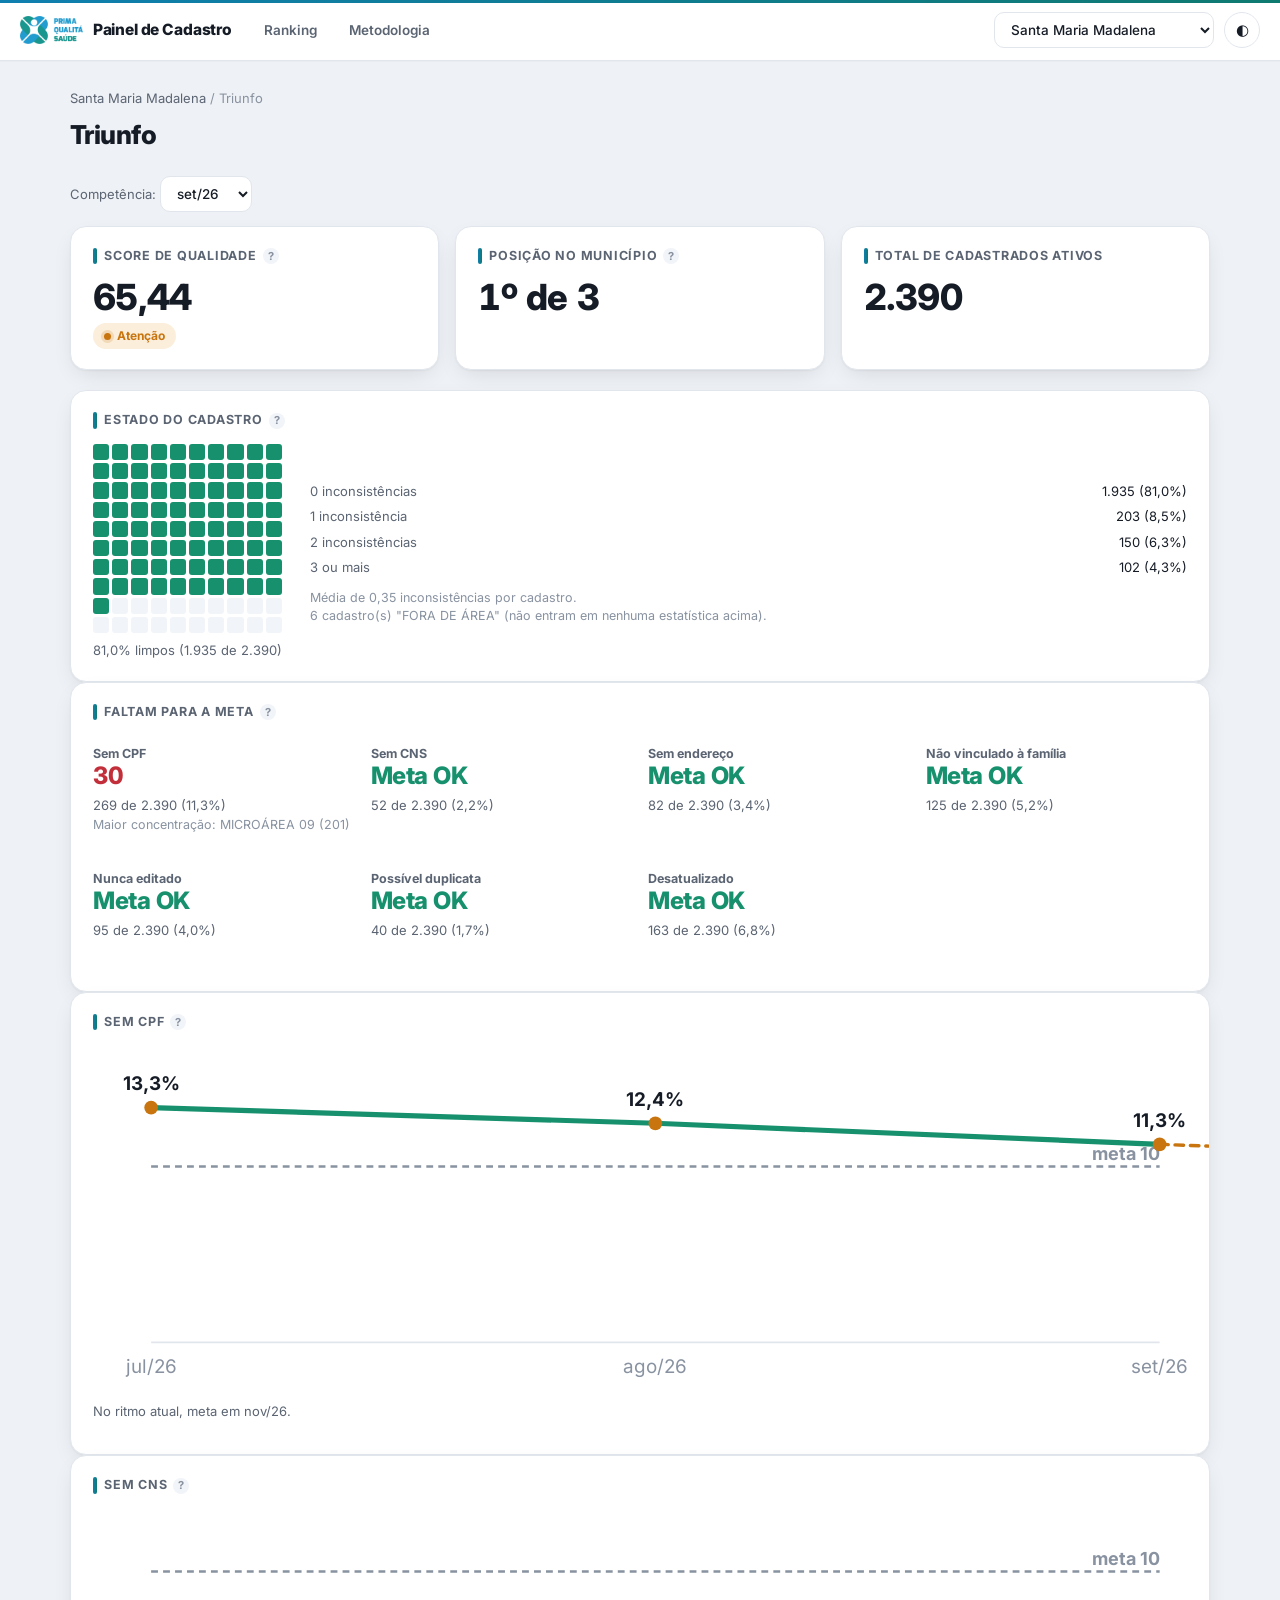
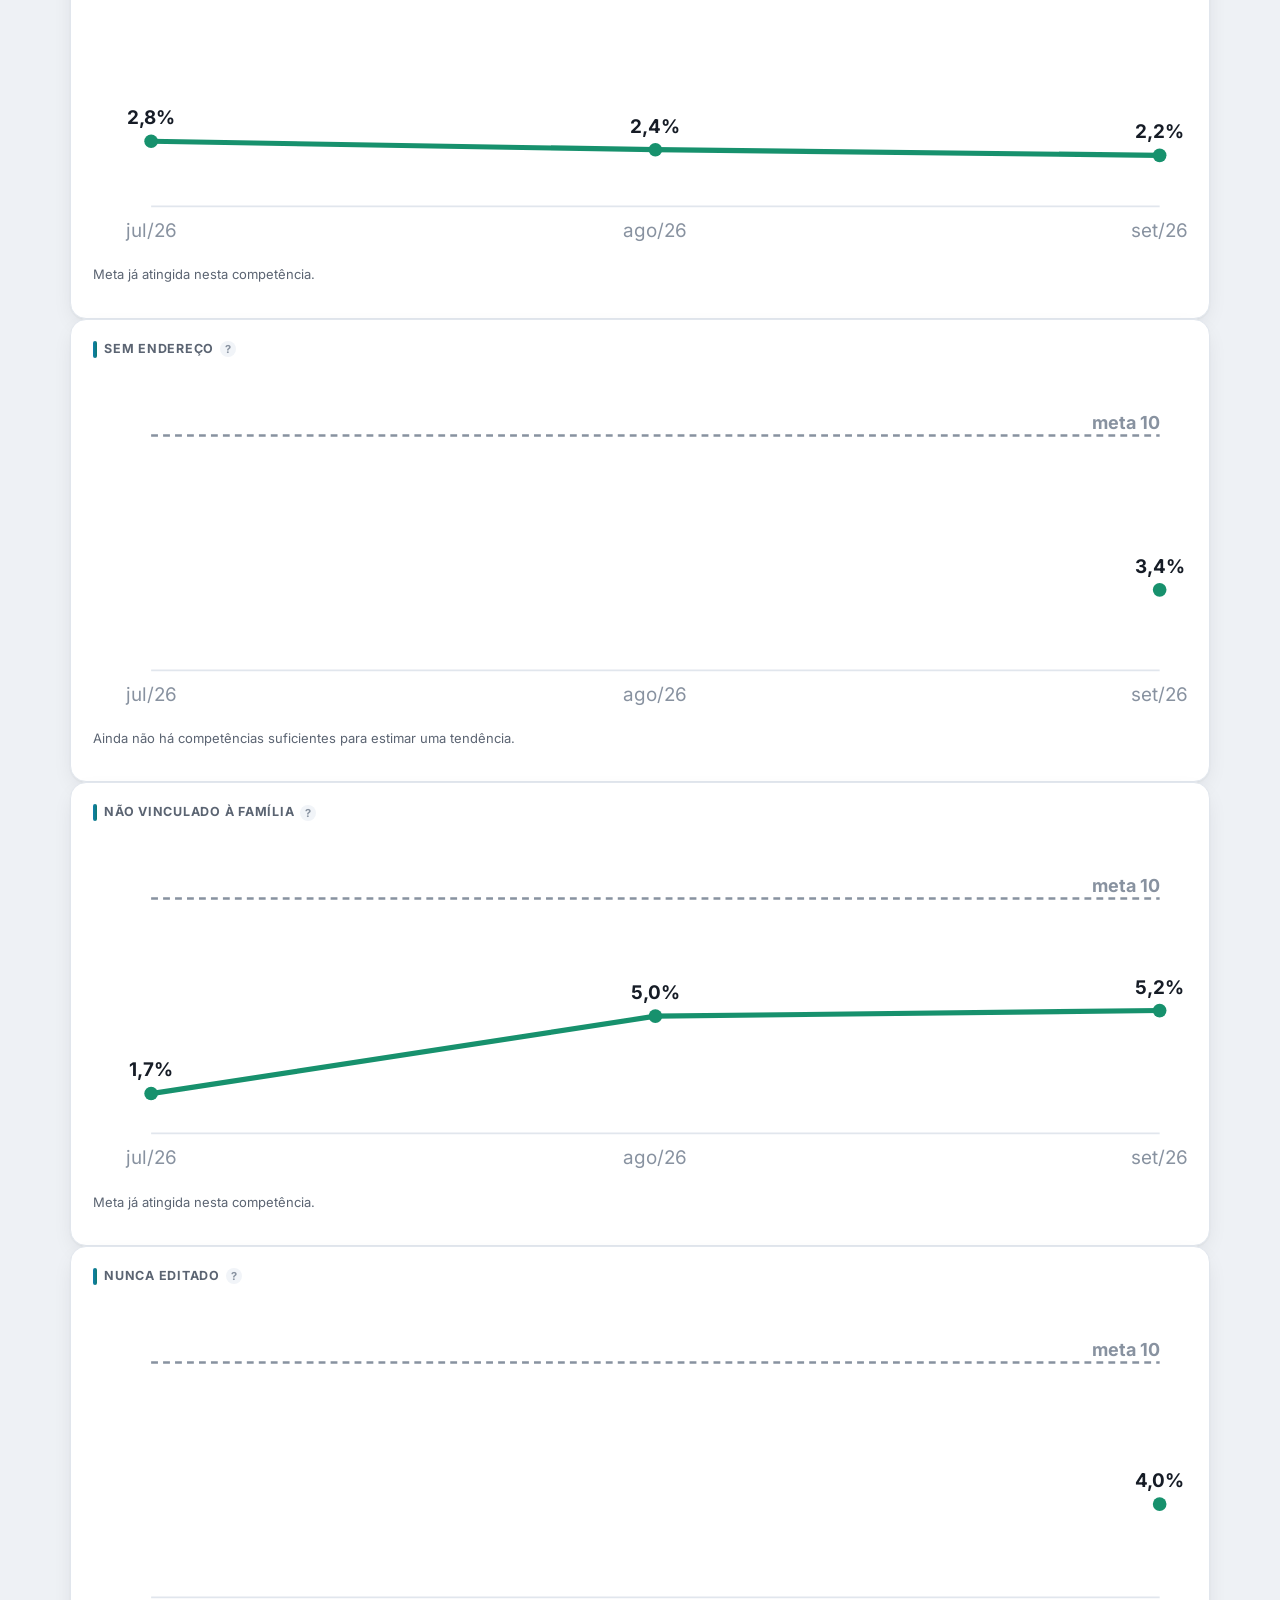
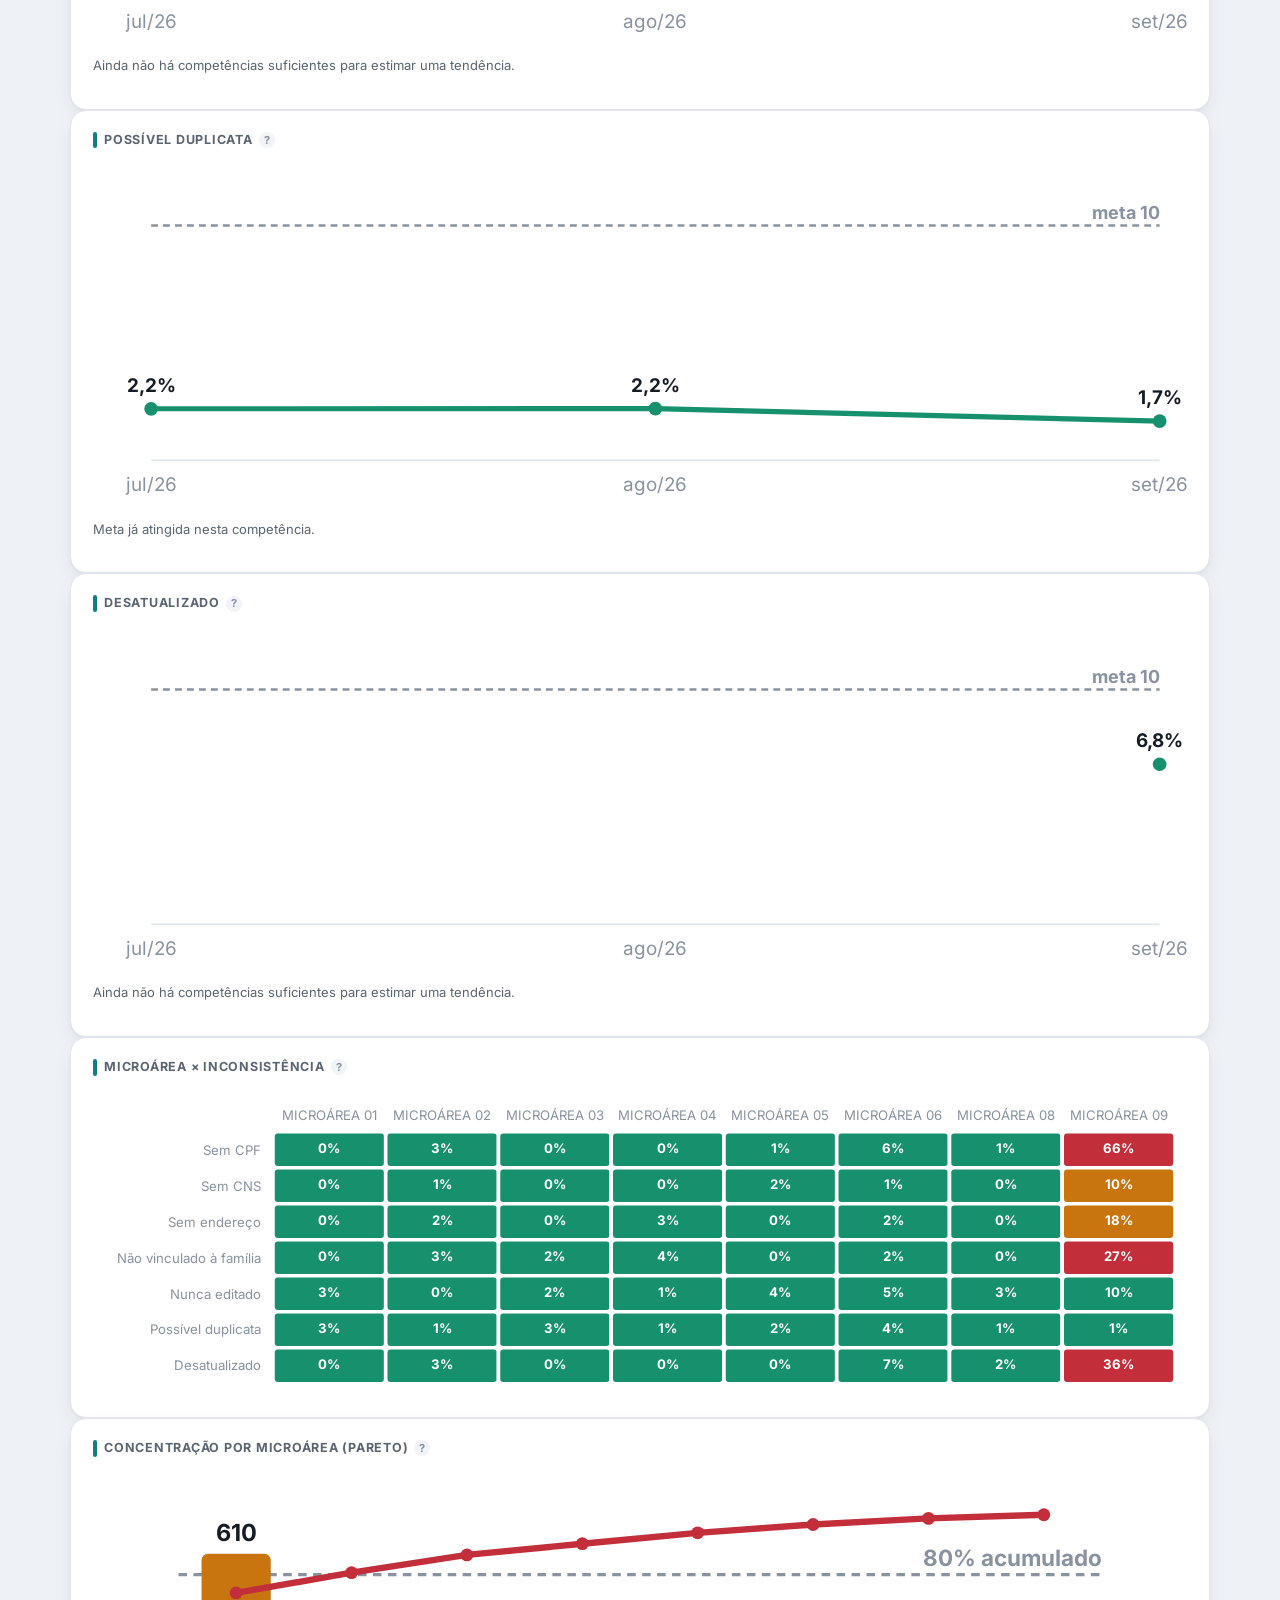
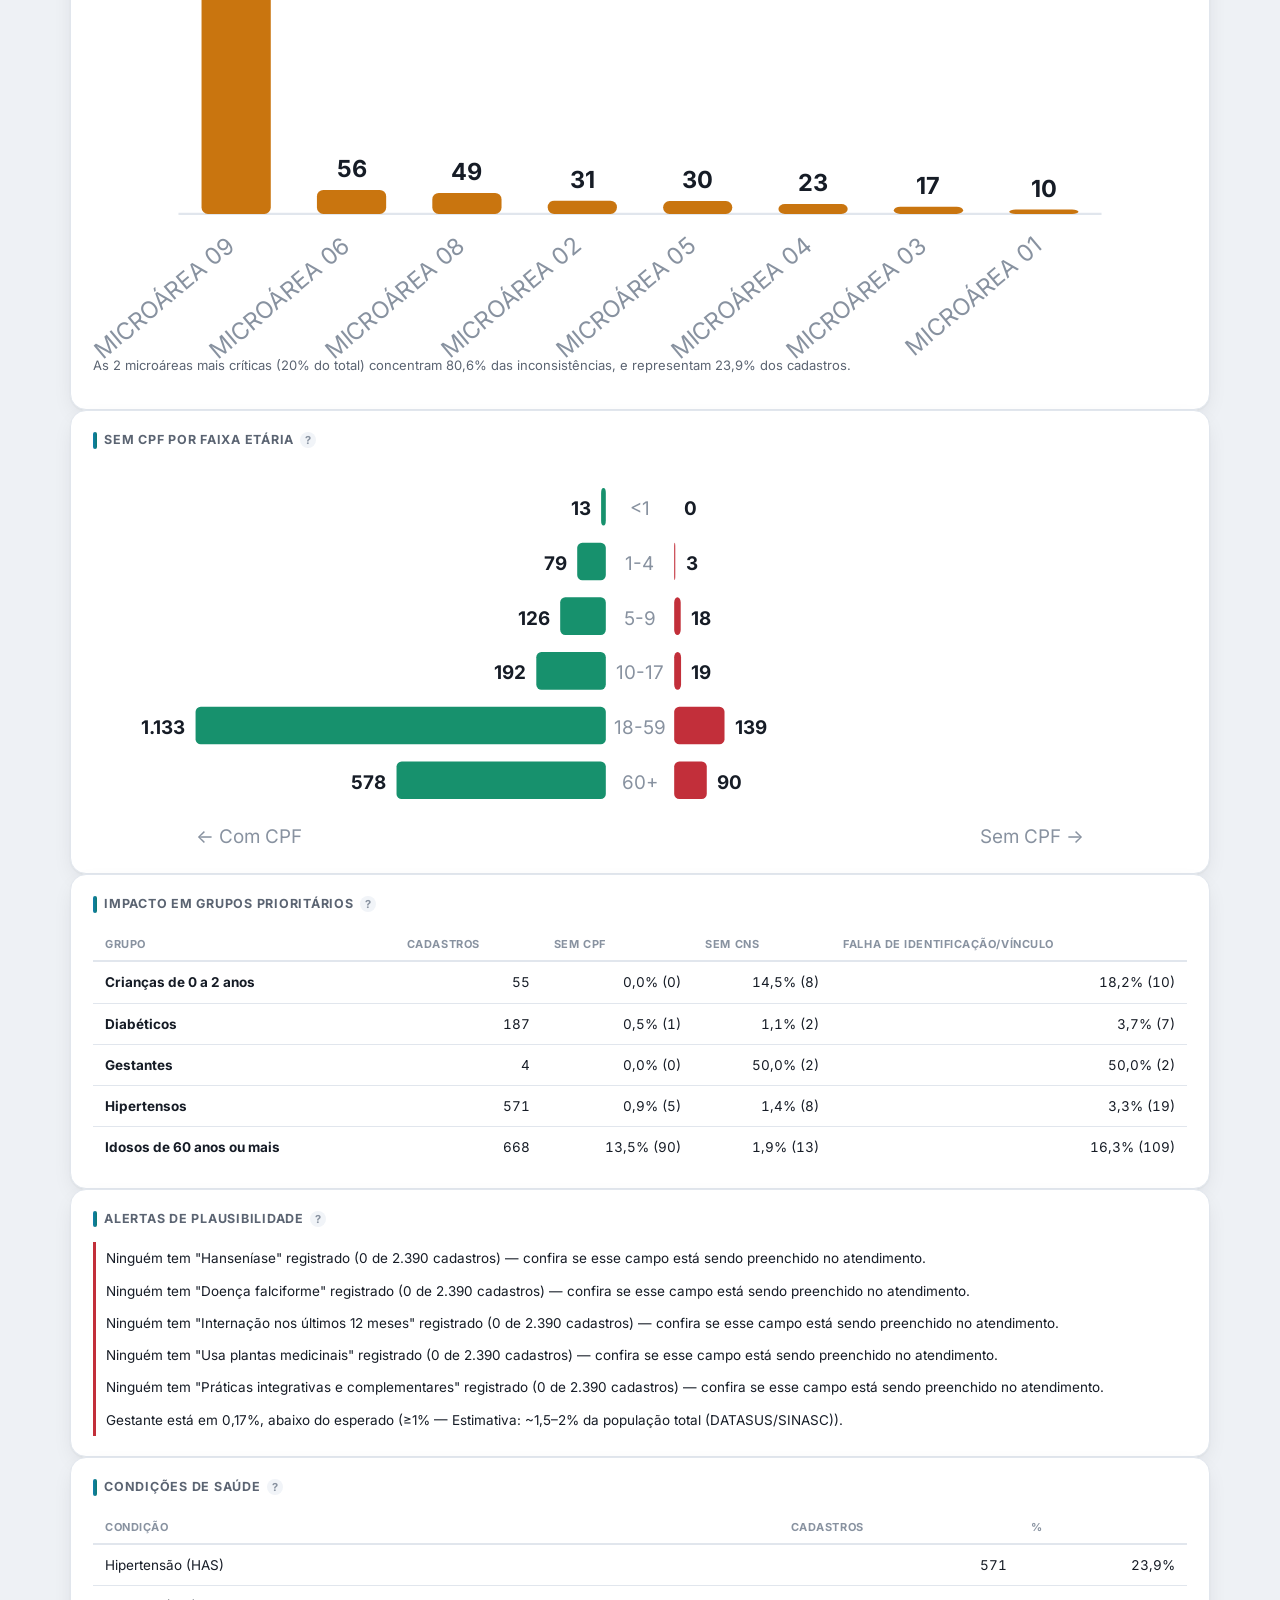
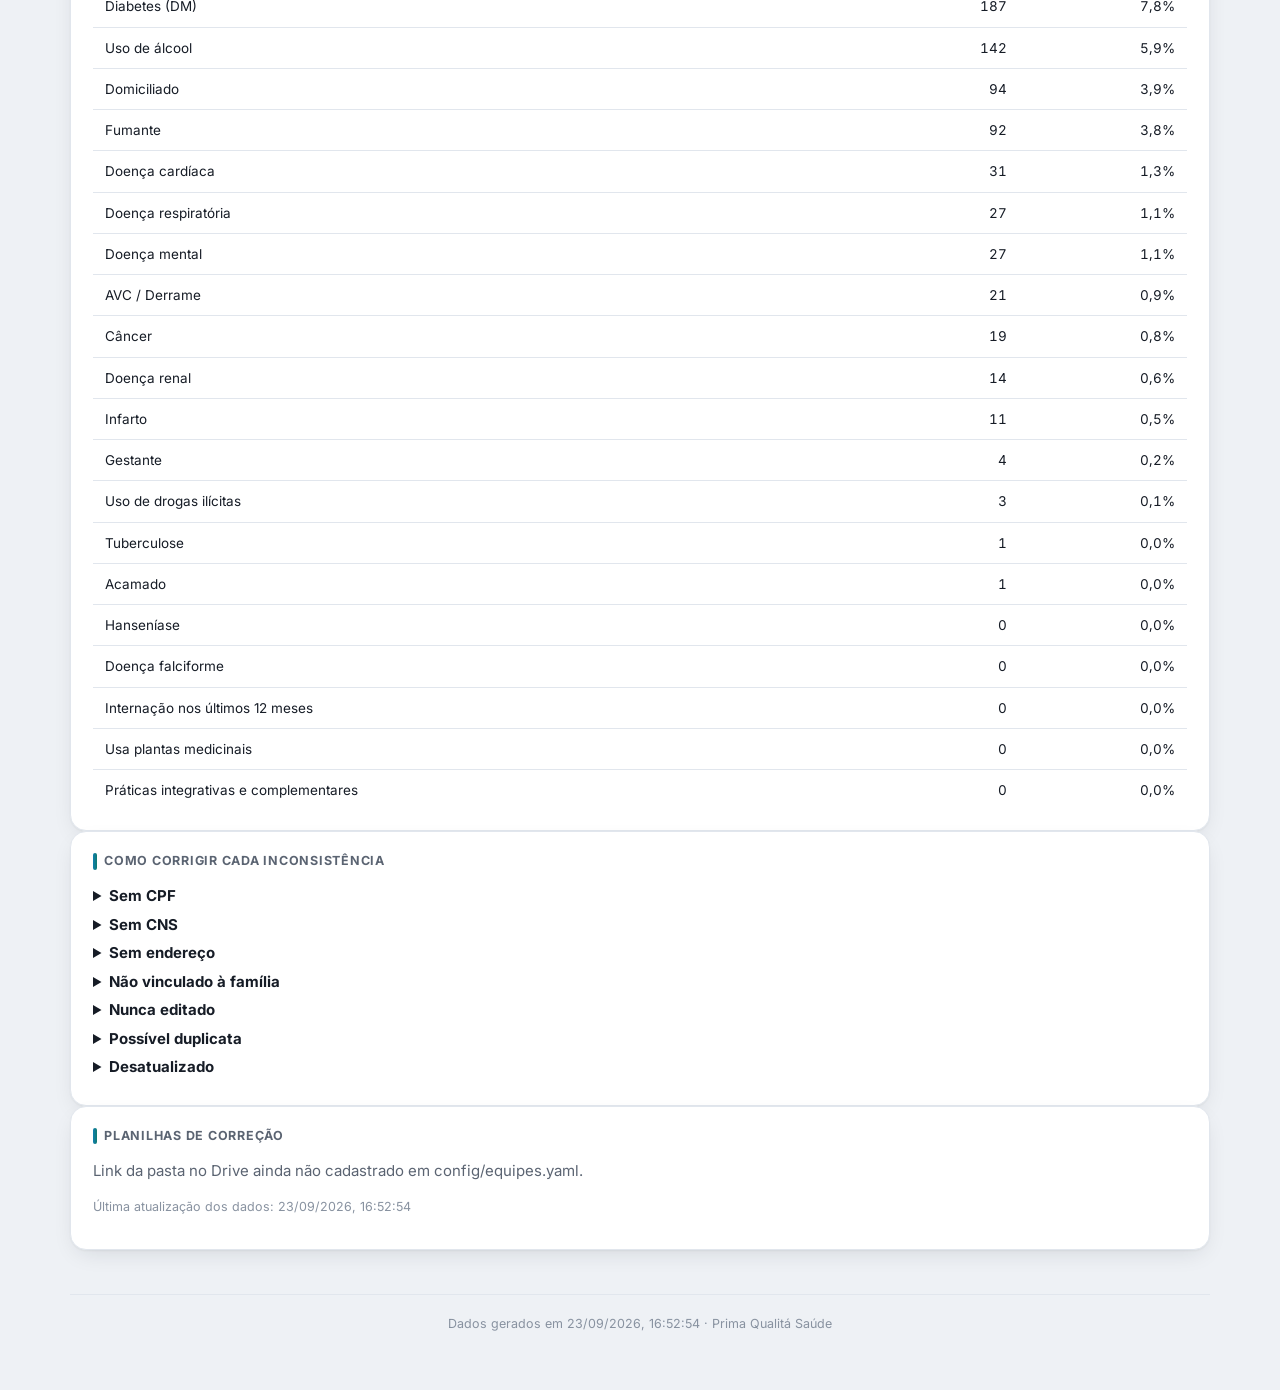
<file: site/santa-maria-madalena/triunfo/index.html>
<!doctype html>
<html lang="pt-BR">
<head>
<meta charset="utf-8">
<meta name="viewport" content="width=device-width, initial-scale=1, viewport-fit=cover">
<title>Painel de Cadastro — Triunfo — Santa Maria Madalena</title>
<link rel="stylesheet" href="../../estilo.css">
</head>
<body>
<div id="app"></div>
<script type="application/json" id="dados-pagina">{"gerado_em": "2026-09-23T16:52:54", "metas": {"meta_inconsistencia_pct": 10, "meta_score": 80, "criticidade": {"adequada": 80, "atencao": 65}}, "indicadores": [{"id": "sem_cpf", "titulo": "Sem CPF", "descricao_curta": "Cadastro sem CPF válido preenchido.", "meta_pct": 10, "entra_no_score": true, "orientacao": "Abra o cadastro do cidadão e preencha o campo de CPF, conferindo o número com um documento oficial. Se o cidadão não tiver CPF, oriente a emissão gratuita pela Receita Federal (app ou site \"Meu CPF\") ou em um posto de atendimento antes de finalizar a correção."}, {"id": "sem_cns", "titulo": "Sem CNS", "descricao_curta": "Cadastro sem Cartão Nacional de Saúde (CNS) preenchido.", "meta_pct": 10, "entra_no_score": true, "orientacao": "Busque o Cartão Nacional de Saúde do cidadão pelo CPF ou pelo nome completo + data de nascimento e registre o número no cadastro. Se o cidadão nunca teve CNS emitido, oriente a solicitação em qualquer unidade de saúde ou pelo aplicativo Meu SUS Digital."}, {"id": "sem_endereco", "titulo": "Sem endereço", "descricao_curta": "Cadastro sem logradouro preenchido.", "meta_pct": 10, "entra_no_score": true, "orientacao": "Complete o logradouro, número e bairro do endereço residencial na próxima visita domiciliar ou contato com o cidadão, e confira se o CEP corresponde ao endereço informado."}, {"id": "sem_vinculo_familiar", "titulo": "Não vinculado à família", "descricao_curta": "Cadastro sem vínculo a uma família no sistema.", "meta_pct": 10, "entra_no_score": true, "orientacao": "Verifique se já existe um cadastro de família no mesmo endereço; se existir, vincule o cidadão a ela. Se não existir, crie o cadastro familiar completo e associe o cidadão como membro."}, {"id": "nunca_editado", "titulo": "Nunca editado", "descricao_curta": "Cadastro nunca foi revisado desde a criação (mesma data de criação e edição, ou sem data de edição registrada).", "meta_pct": 10, "entra_no_score": true, "orientacao": "Abra o cadastro, confira todos os campos com o cidadão (endereço, telefone, condições de saúde, vínculo familiar) e salve a edição — mesmo sem nenhuma mudança, isso registra que o cadastro foi revisado."}, {"id": "possivel_duplicata", "titulo": "Possível duplicata", "descricao_curta": "Cadastro que aparenta ser duplicado de outro (mesmo CPF, mesmo CNS, ou nome muito similar com a mesma data de nascimento).", "meta_pct": 10, "entra_no_score": true, "orientacao": "Abra a planilha de possíveis duplicatas da equipe, compare os cadastros do mesmo grupo e, se forem a mesma pessoa, mescle-os ou inative o mais antigo/incompleto, mantendo o mais atualizado. Confira o alerta de óbito/mudança de território antes de excluir ou inativar qualquer um deles."}, {"id": "desatualizado", "titulo": "Desatualizado", "descricao_curta": "Cadastro sem edição há mais de 24 meses em relação ao fim da competência.", "meta_pct": 10, "entra_no_score": true, "orientacao": "Contate o cidadão (visita domiciliar, telefone ou WhatsApp) para confirmar que os dados continuam corretos e registre uma edição no cadastro — isso também pesa no Score de Qualidade da equipe."}], "grupos": [{"id": "hipertensos", "titulo": "Hipertensos"}, {"id": "diabeticos", "titulo": "Diabéticos"}, {"id": "gestantes", "titulo": "Gestantes"}, {"id": "criancas_0_2", "titulo": "Crianças de 0 a 2 anos"}, {"id": "idosos_60_mais", "titulo": "Idosos de 60 anos ou mais"}], "condicoes": [{"id": "has", "titulo": "Hipertensão (HAS)", "taxa_esperada_min_pct": null, "taxa_esperada_nota": null}, {"id": "diabetes", "titulo": "Diabetes (DM)", "taxa_esperada_min_pct": null, "taxa_esperada_nota": null}, {"id": "alcool", "titulo": "Uso de álcool", "taxa_esperada_min_pct": null, "taxa_esperada_nota": null}, {"id": "drogas", "titulo": "Uso de drogas ilícitas", "taxa_esperada_min_pct": null, "taxa_esperada_nota": null}, {"id": "fumante", "titulo": "Fumante", "taxa_esperada_min_pct": null, "taxa_esperada_nota": null}, {"id": "doenca_respiratoria", "titulo": "Doença respiratória", "taxa_esperada_min_pct": null, "taxa_esperada_nota": null}, {"id": "doenca_cardiaca", "titulo": "Doença cardíaca", "taxa_esperada_min_pct": null, "taxa_esperada_nota": null}, {"id": "doenca_renal", "titulo": "Doença renal", "taxa_esperada_min_pct": null, "taxa_esperada_nota": null}, {"id": "doenca_mental", "titulo": "Doença mental", "taxa_esperada_min_pct": null, "taxa_esperada_nota": null}, {"id": "avc", "titulo": "AVC / Derrame", "taxa_esperada_min_pct": null, "taxa_esperada_nota": null}, {"id": "infarto", "titulo": "Infarto", "taxa_esperada_min_pct": null, "taxa_esperada_nota": null}, {"id": "cancer", "titulo": "Câncer", "taxa_esperada_min_pct": null, "taxa_esperada_nota": null}, {"id": "hanseniase", "titulo": "Hanseníase", "taxa_esperada_min_pct": null, "taxa_esperada_nota": null}, {"id": "tuberculose", "titulo": "Tuberculose", "taxa_esperada_min_pct": null, "taxa_esperada_nota": null}, {"id": "doenca_falciforme", "titulo": "Doença falciforme", "taxa_esperada_min_pct": null, "taxa_esperada_nota": null}, {"id": "internacao_12_meses", "titulo": "Internação nos últimos 12 meses", "taxa_esperada_min_pct": null, "taxa_esperada_nota": null}, {"id": "plantas_medicinais", "titulo": "Usa plantas medicinais", "taxa_esperada_min_pct": null, "taxa_esperada_nota": null}, {"id": "praticas_integrativas", "titulo": "Práticas integrativas e complementares", "taxa_esperada_min_pct": null, "taxa_esperada_nota": null}, {"id": "acamado", "titulo": "Acamado", "taxa_esperada_min_pct": null, "taxa_esperada_nota": null}, {"id": "domiciliado", "titulo": "Domiciliado", "taxa_esperada_min_pct": null, "taxa_esperada_nota": null}, {"id": "gestante", "titulo": "Gestante", "taxa_esperada_min_pct": 1.0, "taxa_esperada_nota": "Estimativa: ~1,5–2% da população total (DATASUS/SINASC)"}], "minimo_cadastros_para_alerta": 300, "municipios": [{"slug": "santa-maria-madalena", "municipio": "Santa Maria Madalena", "brasao": "assets/brasoes/santa_maria_madalena.jfif", "competencias": ["2026-07", "2026-08", "2026-09"], "equipes": [{"slug": "arranchadouro", "equipe": "Arranchadouro", "ine": null, "link_drive": null, "link_padlet": null, "serie": [{"competencia": "2026-07", "total_cadastrados": 5728, "score": 28.12, "dado_incompleto": true, "indicadores_ausentes": ["desatualizado", "nunca_editado", "sem_endereco"], "indicadores": [{"id": "sem_cpf", "valor": 2928, "ausente": false}, {"id": "sem_cns", "valor": 523, "ausente": false}, {"id": "sem_endereco", "ausente": true}, {"id": "sem_vinculo_familiar", "valor": 362, "ausente": false}, {"id": "nunca_editado", "ausente": true}, {"id": "possivel_duplicata", "valor": 304, "ausente": false}, {"id": "desatualizado", "ausente": true}]}, {"competencia": "2026-08", "total_cadastrados": 5752, "score": 28.2, "dado_incompleto": true, "indicadores_ausentes": ["desatualizado", "nunca_editado", "sem_endereco"], "indicadores": [{"id": "sem_cpf", "valor": 2890, "ausente": false}, {"id": "sem_cns", "valor": 548, "ausente": false}, {"id": "sem_endereco", "ausente": true}, {"id": "sem_vinculo_familiar", "valor": 365, "ausente": false}, {"id": "nunca_editado", "ausente": true}, {"id": "possivel_duplicata", "valor": 327, "ausente": false}, {"id": "desatualizado", "ausente": true}]}, {"competencia": "2026-09", "total_cadastrados": 5664, "score": 1.85, "dado_incompleto": false, "indicadores_ausentes": [], "indicadores": [{"id": "sem_cpf", "valor": 2715, "ausente": false}, {"id": "sem_cns", "valor": 521, "ausente": false}, {"id": "sem_endereco", "valor": 206, "ausente": false}, {"id": "sem_vinculo_familiar", "valor": 277, "ausente": false}, {"id": "nunca_editado", "valor": 615, "ausente": false}, {"id": "possivel_duplicata", "valor": 222, "ausente": false}, {"id": "desatualizado", "valor": 1003, "ausente": false}], "microareas": [{"microarea": "MICROAREA 13", "total_cadastrados": 1064, "indicadores": [{"id": "sem_cpf", "valor": 166, "ausente": false}, {"id": "sem_cns", "valor": 238, "ausente": false}, {"id": "sem_endereco", "valor": 1, "ausente": false}, {"id": "sem_vinculo_familiar", "valor": 4, "ausente": false}, {"id": "nunca_editado", "valor": 91, "ausente": false}, {"id": "possivel_duplicata", "valor": 40, "ausente": false}, {"id": "desatualizado", "valor": 0, "ausente": false}]}, {"microarea": "MICROÁREA 04", "total_cadastrados": 556, "indicadores": [{"id": "sem_cpf", "valor": 401, "ausente": false}, {"id": "sem_cns", "valor": 19, "ausente": false}, {"id": "sem_endereco", "valor": 84, "ausente": false}, {"id": "sem_vinculo_familiar", "valor": 110, "ausente": false}, {"id": "nunca_editado", "valor": 25, "ausente": false}, {"id": "possivel_duplicata", "valor": 47, "ausente": false}, {"id": "desatualizado", "valor": 0, "ausente": false}]}, {"microarea": "MICROÁREA 06", "total_cadastrados": 389, "indicadores": [{"id": "sem_cpf", "valor": 267, "ausente": false}, {"id": "sem_cns", "valor": 19, "ausente": false}, {"id": "sem_endereco", "valor": 5, "ausente": false}, {"id": "sem_vinculo_familiar", "valor": 11, "ausente": false}, {"id": "nunca_editado", "valor": 152, "ausente": false}, {"id": "possivel_duplicata", "valor": 11, "ausente": false}, {"id": "desatualizado", "valor": 122, "ausente": false}]}, {"microarea": "MICROÁREA 07", "total_cadastrados": 410, "indicadores": [{"id": "sem_cpf", "valor": 222, "ausente": false}, {"id": "sem_cns", "valor": 6, "ausente": false}, {"id": "sem_endereco", "valor": 4, "ausente": false}, {"id": "sem_vinculo_familiar", "valor": 10, "ausente": false}, {"id": "nunca_editado", "valor": 7, "ausente": false}, {"id": "possivel_duplicata", "valor": 12, "ausente": false}, {"id": "desatualizado", "valor": 7, "ausente": false}]}, {"microarea": "MICROÁREA 08", "total_cadastrados": 250, "indicadores": [{"id": "sem_cpf", "valor": 51, "ausente": false}, {"id": "sem_cns", "valor": 19, "ausente": false}, {"id": "sem_endereco", "valor": 1, "ausente": false}, {"id": "sem_vinculo_familiar", "valor": 4, "ausente": false}, {"id": "nunca_editado", "valor": 7, "ausente": false}, {"id": "possivel_duplicata", "valor": 8, "ausente": false}, {"id": "desatualizado", "valor": 0, "ausente": false}]}, {"microarea": "MICROÁREA 09", "total_cadastrados": 643, "indicadores": [{"id": "sem_cpf", "valor": 241, "ausente": false}, {"id": "sem_cns", "valor": 11, "ausente": false}, {"id": "sem_endereco", "valor": 13, "ausente": false}, {"id": "sem_vinculo_familiar", "valor": 18, "ausente": false}, {"id": "nunca_editado", "valor": 7, "ausente": false}, {"id": "possivel_duplicata", "valor": 19, "ausente": false}, {"id": "desatualizado", "valor": 0, "ausente": false}]}, {"microarea": "MICROÁREA 10", "total_cadastrados": 247, "indicadores": [{"id": "sem_cpf", "valor": 15, "ausente": false}, {"id": "sem_cns", "valor": 5, "ausente": false}, {"id": "sem_endereco", "valor": 7, "ausente": false}, {"id": "sem_vinculo_familiar", "valor": 9, "ausente": false}, {"id": "nunca_editado", "valor": 24, "ausente": false}, {"id": "possivel_duplicata", "valor": 10, "ausente": false}, {"id": "desatualizado", "valor": 5, "ausente": false}]}, {"microarea": "MICROÁREA 11", "total_cadastrados": 500, "indicadores": [{"id": "sem_cpf", "valor": 155, "ausente": false}, {"id": "sem_cns", "valor": 54, "ausente": false}, {"id": "sem_endereco", "valor": 3, "ausente": false}, {"id": "sem_vinculo_familiar", "valor": 3, "ausente": false}, {"id": "nunca_editado", "valor": 111, "ausente": false}, {"id": "possivel_duplicata", "valor": 18, "ausente": false}, {"id": "desatualizado", "valor": 262, "ausente": false}]}, {"microarea": "MICROÁREA 12", "total_cadastrados": 743, "indicadores": [{"id": "sem_cpf", "valor": 525, "ausente": false}, {"id": "sem_cns", "valor": 101, "ausente": false}, {"id": "sem_endereco", "valor": 8, "ausente": false}, {"id": "sem_vinculo_familiar", "valor": 12, "ausente": false}, {"id": "nunca_editado", "valor": 105, "ausente": false}, {"id": "possivel_duplicata", "valor": 21, "ausente": false}, {"id": "desatualizado", "valor": 561, "ausente": false}]}, {"microarea": "MICROÁREA 14", "total_cadastrados": 862, "indicadores": [{"id": "sem_cpf", "valor": 672, "ausente": false}, {"id": "sem_cns", "valor": 49, "ausente": false}, {"id": "sem_endereco", "valor": 80, "ausente": false}, {"id": "sem_vinculo_familiar", "valor": 96, "ausente": false}, {"id": "nunca_editado", "valor": 86, "ausente": false}, {"id": "possivel_duplicata", "valor": 36, "ausente": false}, {"id": "desatualizado", "valor": 46, "ausente": false}]}], "estado": {"limpos": 1915, "com_1": 2306, "com_2": 1173, "com_3_mais": 270, "media_inconsistencias": 0.981, "fora_area": 47, "total_bruto": 5711}, "faixa_etaria": [{"faixa": "<1", "indicador_id": "sem_cpf", "valor": 0, "total_cadastrados": 36}, {"faixa": "1-4", "indicador_id": "sem_cpf", "valor": 22, "total_cadastrados": 188}, {"faixa": "5-9", "indicador_id": "sem_cpf", "valor": 144, "total_cadastrados": 296}, {"faixa": "10-17", "indicador_id": "sem_cpf", "valor": 318, "total_cadastrados": 536}, {"faixa": "18-59", "indicador_id": "sem_cpf", "valor": 1512, "total_cadastrados": 3050}, {"faixa": "60+", "indicador_id": "sem_cpf", "valor": 717, "total_cadastrados": 1556}], "grupos": [{"id": "criancas_0_2", "total_grupo": 135, "metricas": [{"id": "falha_identificacao_vinculo", "valor": 48}, {"id": "sem_cns", "valor": 44}, {"id": "sem_cpf", "valor": 4}]}, {"id": "diabeticos", "total_grupo": 396, "metricas": [{"id": "falha_identificacao_vinculo", "valor": 171}, {"id": "sem_cns", "valor": 22}, {"id": "sem_cpf", "valor": 145}]}, {"id": "gestantes", "total_grupo": 18, "metricas": [{"id": "falha_identificacao_vinculo", "valor": 4}, {"id": "sem_cns", "valor": 1}, {"id": "sem_cpf", "valor": 3}]}, {"id": "hipertensos", "total_grupo": 1429, "metricas": [{"id": "falha_identificacao_vinculo", "valor": 699}, {"id": "sem_cns", "valor": 75}, {"id": "sem_cpf", "valor": 614}]}, {"id": "idosos_60_mais", "total_grupo": 1556, "metricas": [{"id": "falha_identificacao_vinculo", "valor": 843}, {"id": "sem_cns", "valor": 110}, {"id": "sem_cpf", "valor": 717}]}], "condicoes": [{"id": "has", "valor": 1429, "total_cadastrados": 5664}, {"id": "diabetes", "valor": 396, "total_cadastrados": 5664}, {"id": "alcool", "valor": 236, "total_cadastrados": 5664}, {"id": "drogas", "valor": 11, "total_cadastrados": 5664}, {"id": "fumante", "valor": 258, "total_cadastrados": 5664}, {"id": "doenca_respiratoria", "valor": 63, "total_cadastrados": 5664}, {"id": "doenca_cardiaca", "valor": 96, "total_cadastrados": 5664}, {"id": "doenca_renal", "valor": 32, "total_cadastrados": 5664}, {"id": "doenca_mental", "valor": 55, "total_cadastrados": 5664}, {"id": "avc", "valor": 51, "total_cadastrados": 5664}, {"id": "infarto", "valor": 34, "total_cadastrados": 5664}, {"id": "cancer", "valor": 79, "total_cadastrados": 5664}, {"id": "hanseniase", "valor": 1, "total_cadastrados": 5664}, {"id": "tuberculose", "valor": 1, "total_cadastrados": 5664}, {"id": "doenca_falciforme", "valor": 0, "total_cadastrados": 5664}, {"id": "internacao_12_meses", "valor": 0, "total_cadastrados": 5664}, {"id": "plantas_medicinais", "valor": 0, "total_cadastrados": 5664}, {"id": "praticas_integrativas", "valor": 0, "total_cadastrados": 5664}, {"id": "acamado", "valor": 27, "total_cadastrados": 5664}, {"id": "domiciliado", "valor": 33, "total_cadastrados": 5664}, {"id": "gestante", "valor": 18, "total_cadastrados": 5664}]}]}, {"slug": "manoel-de-moraes", "equipe": "Manoel de Moraes", "ine": null, "link_drive": null, "link_padlet": null, "serie": [{"competencia": "2026-07", "total_cadastrados": 1597, "score": 48.47, "dado_incompleto": true, "indicadores_ausentes": ["desatualizado", "nunca_editado", "sem_endereco"], "indicadores": [{"id": "sem_cpf", "valor": 526, "ausente": false}, {"id": "sem_cns", "valor": 117, "ausente": false}, {"id": "sem_endereco", "ausente": true}, {"id": "sem_vinculo_familiar", "valor": 94, "ausente": false}, {"id": "nunca_editado", "ausente": true}, {"id": "possivel_duplicata", "valor": 86, "ausente": false}, {"id": "desatualizado", "ausente": true}]}, {"competencia": "2026-08", "total_cadastrados": 1598, "score": 50.44, "dado_incompleto": true, "indicadores_ausentes": ["desatualizado", "nunca_editado", "sem_endereco"], "indicadores": [{"id": "sem_cpf", "valor": 500, "ausente": false}, {"id": "sem_cns", "valor": 118, "ausente": false}, {"id": "sem_endereco", "ausente": true}, {"id": "sem_vinculo_familiar", "valor": 87, "ausente": false}, {"id": "nunca_editado", "ausente": true}, {"id": "possivel_duplicata", "valor": 87, "ausente": false}, {"id": "desatualizado", "ausente": true}]}, {"competencia": "2026-09", "total_cadastrados": 1579, "score": 21.47, "dado_incompleto": false, "indicadores_ausentes": [], "indicadores": [{"id": "sem_cpf", "valor": 414, "ausente": false}, {"id": "sem_cns", "valor": 111, "ausente": false}, {"id": "sem_endereco", "valor": 59, "ausente": false}, {"id": "sem_vinculo_familiar", "valor": 63, "ausente": false}, {"id": "nunca_editado", "valor": 250, "ausente": false}, {"id": "possivel_duplicata", "valor": 54, "ausente": false}, {"id": "desatualizado", "valor": 289, "ausente": false}], "microareas": [{"microarea": "MICROÁREA 01", "total_cadastrados": 294, "indicadores": [{"id": "sem_cpf", "valor": 50, "ausente": false}, {"id": "sem_cns", "valor": 19, "ausente": false}, {"id": "sem_endereco", "valor": 9, "ausente": false}, {"id": "sem_vinculo_familiar", "valor": 10, "ausente": false}, {"id": "nunca_editado", "valor": 46, "ausente": false}, {"id": "possivel_duplicata", "valor": 23, "ausente": false}, {"id": "desatualizado", "valor": 35, "ausente": false}]}, {"microarea": "MICROÁREA 02", "total_cadastrados": 272, "indicadores": [{"id": "sem_cpf", "valor": 52, "ausente": false}, {"id": "sem_cns", "valor": 21, "ausente": false}, {"id": "sem_endereco", "valor": 11, "ausente": false}, {"id": "sem_vinculo_familiar", "valor": 11, "ausente": false}, {"id": "nunca_editado", "valor": 18, "ausente": false}, {"id": "possivel_duplicata", "valor": 6, "ausente": false}, {"id": "desatualizado", "valor": 3, "ausente": false}]}, {"microarea": "MICROÁREA 03", "total_cadastrados": 133, "indicadores": [{"id": "sem_cpf", "valor": 8, "ausente": false}, {"id": "sem_cns", "valor": 0, "ausente": false}, {"id": "sem_endereco", "valor": 0, "ausente": false}, {"id": "sem_vinculo_familiar", "valor": 1, "ausente": false}, {"id": "nunca_editado", "valor": 0, "ausente": false}, {"id": "possivel_duplicata", "valor": 1, "ausente": false}, {"id": "desatualizado", "valor": 0, "ausente": false}]}, {"microarea": "MICROÁREA 04", "total_cadastrados": 285, "indicadores": [{"id": "sem_cpf", "valor": 81, "ausente": false}, {"id": "sem_cns", "valor": 44, "ausente": false}, {"id": "sem_endereco", "valor": 39, "ausente": false}, {"id": "sem_vinculo_familiar", "valor": 41, "ausente": false}, {"id": "nunca_editado", "valor": 41, "ausente": false}, {"id": "possivel_duplicata", "valor": 16, "ausente": false}, {"id": "desatualizado", "valor": 76, "ausente": false}]}, {"microarea": "MICROÁREA 05", "total_cadastrados": 141, "indicadores": [{"id": "sem_cpf", "valor": 10, "ausente": false}, {"id": "sem_cns", "valor": 4, "ausente": false}, {"id": "sem_endereco", "valor": 0, "ausente": false}, {"id": "sem_vinculo_familiar", "valor": 0, "ausente": false}, {"id": "nunca_editado", "valor": 0, "ausente": false}, {"id": "possivel_duplicata", "valor": 0, "ausente": false}, {"id": "desatualizado", "valor": 0, "ausente": false}]}, {"microarea": "MICROÁREA 06", "total_cadastrados": 454, "indicadores": [{"id": "sem_cpf", "valor": 213, "ausente": false}, {"id": "sem_cns", "valor": 23, "ausente": false}, {"id": "sem_endereco", "valor": 0, "ausente": false}, {"id": "sem_vinculo_familiar", "valor": 0, "ausente": false}, {"id": "nunca_editado", "valor": 145, "ausente": false}, {"id": "possivel_duplicata", "valor": 8, "ausente": false}, {"id": "desatualizado", "valor": 175, "ausente": false}]}], "estado": {"limpos": 846, "com_1": 352, "com_2": 299, "com_3_mais": 82, "media_inconsistencias": 0.785, "fora_area": 3, "total_bruto": 1582}, "faixa_etaria": [{"faixa": "<1", "indicador_id": "sem_cpf", "valor": 0, "total_cadastrados": 13}, {"faixa": "1-4", "indicador_id": "sem_cpf", "valor": 2, "total_cadastrados": 53}, {"faixa": "5-9", "indicador_id": "sem_cpf", "valor": 14, "total_cadastrados": 90}, {"faixa": "10-17", "indicador_id": "sem_cpf", "valor": 48, "total_cadastrados": 140}, {"faixa": "18-59", "indicador_id": "sem_cpf", "valor": 261, "total_cadastrados": 870}, {"faixa": "60+", "indicador_id": "sem_cpf", "valor": 89, "total_cadastrados": 413}], "grupos": [{"id": "criancas_0_2", "total_grupo": 32, "metricas": [{"id": "falha_identificacao_vinculo", "valor": 7}, {"id": "sem_cns", "valor": 7}, {"id": "sem_cpf", "valor": 0}]}, {"id": "diabeticos", "total_grupo": 107, "metricas": [{"id": "falha_identificacao_vinculo", "valor": 16}, {"id": "sem_cns", "valor": 3}, {"id": "sem_cpf", "valor": 13}]}, {"id": "gestantes", "total_grupo": 6, "metricas": [{"id": "falha_identificacao_vinculo", "valor": 1}, {"id": "sem_cns", "valor": 1}, {"id": "sem_cpf", "valor": 0}]}, {"id": "hipertensos", "total_grupo": 353, "metricas": [{"id": "falha_identificacao_vinculo", "valor": 68}, {"id": "sem_cns", "valor": 9}, {"id": "sem_cpf", "valor": 58}]}, {"id": "idosos_60_mais", "total_grupo": 413, "metricas": [{"id": "falha_identificacao_vinculo", "valor": 114}, {"id": "sem_cns", "valor": 23}, {"id": "sem_cpf", "valor": 89}]}], "condicoes": [{"id": "has", "valor": 353, "total_cadastrados": 1579}, {"id": "diabetes", "valor": 107, "total_cadastrados": 1579}, {"id": "alcool", "valor": 39, "total_cadastrados": 1579}, {"id": "drogas", "valor": 4, "total_cadastrados": 1579}, {"id": "fumante", "valor": 75, "total_cadastrados": 1579}, {"id": "doenca_respiratoria", "valor": 30, "total_cadastrados": 1579}, {"id": "doenca_cardiaca", "valor": 23, "total_cadastrados": 1579}, {"id": "doenca_renal", "valor": 3, "total_cadastrados": 1579}, {"id": "doenca_mental", "valor": 21, "total_cadastrados": 1579}, {"id": "avc", "valor": 13, "total_cadastrados": 1579}, {"id": "infarto", "valor": 1, "total_cadastrados": 1579}, {"id": "cancer", "valor": 25, "total_cadastrados": 1579}, {"id": "hanseniase", "valor": 0, "total_cadastrados": 1579}, {"id": "tuberculose", "valor": 0, "total_cadastrados": 1579}, {"id": "doenca_falciforme", "valor": 0, "total_cadastrados": 1579}, {"id": "internacao_12_meses", "valor": 0, "total_cadastrados": 1579}, {"id": "plantas_medicinais", "valor": 0, "total_cadastrados": 1579}, {"id": "praticas_integrativas", "valor": 0, "total_cadastrados": 1579}, {"id": "acamado", "valor": 4, "total_cadastrados": 1579}, {"id": "domiciliado", "valor": 76, "total_cadastrados": 1579}, {"id": "gestante", "valor": 6, "total_cadastrados": 1579}]}]}, {"slug": "triunfo", "equipe": "Triunfo", "ine": null, "link_drive": null, "link_padlet": null, "serie": [{"competencia": "2026-07", "total_cadastrados": 2413, "score": 79.98, "dado_incompleto": true, "indicadores_ausentes": ["desatualizado", "nunca_editado", "sem_endereco"], "indicadores": [{"id": "sem_cpf", "valor": 322, "ausente": false}, {"id": "sem_cns", "valor": 67, "ausente": false}, {"id": "sem_endereco", "ausente": true}, {"id": "sem_vinculo_familiar", "valor": 41, "ausente": false}, {"id": "nunca_editado", "ausente": true}, {"id": "possivel_duplicata", "valor": 53, "ausente": false}, {"id": "desatualizado", "ausente": true}]}, {"competencia": "2026-08", "total_cadastrados": 2402, "score": 77.94, "dado_incompleto": true, "indicadores_ausentes": ["desatualizado", "nunca_editado", "sem_endereco"], "indicadores": [{"id": "sem_cpf", "valor": 299, "ausente": false}, {"id": "sem_cns", "valor": 58, "ausente": false}, {"id": "sem_endereco", "ausente": true}, {"id": "sem_vinculo_familiar", "valor": 120, "ausente": false}, {"id": "nunca_editado", "ausente": true}, {"id": "possivel_duplicata", "valor": 53, "ausente": false}, {"id": "desatualizado", "ausente": true}]}, {"competencia": "2026-09", "total_cadastrados": 2390, "score": 65.44, "dado_incompleto": false, "indicadores_ausentes": [], "indicadores": [{"id": "sem_cpf", "valor": 269, "ausente": false}, {"id": "sem_cns", "valor": 52, "ausente": false}, {"id": "sem_endereco", "valor": 82, "ausente": false}, {"id": "sem_vinculo_familiar", "valor": 125, "ausente": false}, {"id": "nunca_editado", "valor": 95, "ausente": false}, {"id": "possivel_duplicata", "valor": 40, "ausente": false}, {"id": "desatualizado", "valor": 163, "ausente": false}], "microareas": [{"microarea": "MICROÁREA 01", "total_cadastrados": 170, "indicadores": [{"id": "sem_cpf", "valor": 0, "ausente": false}, {"id": "sem_cns", "valor": 0, "ausente": false}, {"id": "sem_endereco", "valor": 0, "ausente": false}, {"id": "sem_vinculo_familiar", "valor": 0, "ausente": false}, {"id": "nunca_editado", "valor": 5, "ausente": false}, {"id": "possivel_duplicata", "valor": 5, "ausente": false}, {"id": "desatualizado", "valor": 0, "ausente": false}]}, {"microarea": "MICROÁREA 02", "total_cadastrados": 205, "indicadores": [{"id": "sem_cpf", "valor": 7, "ausente": false}, {"id": "sem_cns", "valor": 3, "ausente": false}, {"id": "sem_endereco", "valor": 4, "ausente": false}, {"id": "sem_vinculo_familiar", "valor": 7, "ausente": false}, {"id": "nunca_editado", "valor": 1, "ausente": false}, {"id": "possivel_duplicata", "valor": 3, "ausente": false}, {"id": "desatualizado", "valor": 6, "ausente": false}]}, {"microarea": "MICROÁREA 03", "total_cadastrados": 206, "indicadores": [{"id": "sem_cpf", "valor": 1, "ausente": false}, {"id": "sem_cns", "valor": 1, "ausente": false}, {"id": "sem_endereco", "valor": 0, "ausente": false}, {"id": "sem_vinculo_familiar", "valor": 5, "ausente": false}, {"id": "nunca_editado", "valor": 4, "ausente": false}, {"id": "possivel_duplicata", "valor": 6, "ausente": false}, {"id": "desatualizado", "valor": 0, "ausente": false}]}, {"microarea": "MICROÁREA 04", "total_cadastrados": 275, "indicadores": [{"id": "sem_cpf", "valor": 1, "ausente": false}, {"id": "sem_cns", "valor": 0, "ausente": false}, {"id": "sem_endereco", "valor": 7, "ausente": false}, {"id": "sem_vinculo_familiar", "valor": 10, "ausente": false}, {"id": "nunca_editado", "valor": 3, "ausente": false}, {"id": "possivel_duplicata", "valor": 2, "ausente": false}, {"id": "desatualizado", "valor": 0, "ausente": false}]}, {"microarea": "MICROÁREA 05", "total_cadastrados": 298, "indicadores": [{"id": "sem_cpf", "valor": 4, "ausente": false}, {"id": "sem_cns", "valor": 6, "ausente": false}, {"id": "sem_endereco", "valor": 0, "ausente": false}, {"id": "sem_vinculo_familiar", "valor": 1, "ausente": false}, {"id": "nunca_editado", "valor": 13, "ausente": false}, {"id": "possivel_duplicata", "valor": 6, "ausente": false}, {"id": "desatualizado", "valor": 0, "ausente": false}]}, {"microarea": "MICROÁREA 06", "total_cadastrados": 210, "indicadores": [{"id": "sem_cpf", "valor": 12, "ausente": false}, {"id": "sem_cns", "valor": 2, "ausente": false}, {"id": "sem_endereco", "valor": 5, "ausente": false}, {"id": "sem_vinculo_familiar", "valor": 5, "ausente": false}, {"id": "nunca_editado", "valor": 10, "ausente": false}, {"id": "possivel_duplicata", "valor": 8, "ausente": false}, {"id": "desatualizado", "valor": 14, "ausente": false}]}, {"microarea": "MICROÁREA 08", "total_cadastrados": 664, "indicadores": [{"id": "sem_cpf", "valor": 6, "ausente": false}, {"id": "sem_cns", "valor": 3, "ausente": false}, {"id": "sem_endereco", "valor": 0, "ausente": false}, {"id": "sem_vinculo_familiar", "valor": 1, "ausente": false}, {"id": "nunca_editado", "valor": 23, "ausente": false}, {"id": "possivel_duplicata", "valor": 5, "ausente": false}, {"id": "desatualizado", "valor": 11, "ausente": false}]}, {"microarea": "MICROÁREA 09", "total_cadastrados": 362, "indicadores": [{"id": "sem_cpf", "valor": 238, "ausente": false}, {"id": "sem_cns", "valor": 37, "ausente": false}, {"id": "sem_endereco", "valor": 66, "ausente": false}, {"id": "sem_vinculo_familiar", "valor": 96, "ausente": false}, {"id": "nunca_editado", "valor": 36, "ausente": false}, {"id": "possivel_duplicata", "valor": 5, "ausente": false}, {"id": "desatualizado", "valor": 132, "ausente": false}]}], "estado": {"limpos": 1935, "com_1": 203, "com_2": 150, "com_3_mais": 102, "media_inconsistencias": 0.346, "fora_area": 6, "total_bruto": 2396}, "faixa_etaria": [{"faixa": "<1", "indicador_id": "sem_cpf", "valor": 0, "total_cadastrados": 13}, {"faixa": "1-4", "indicador_id": "sem_cpf", "valor": 3, "total_cadastrados": 82}, {"faixa": "5-9", "indicador_id": "sem_cpf", "valor": 18, "total_cadastrados": 144}, {"faixa": "10-17", "indicador_id": "sem_cpf", "valor": 19, "total_cadastrados": 211}, {"faixa": "18-59", "indicador_id": "sem_cpf", "valor": 139, "total_cadastrados": 1272}, {"faixa": "60+", "indicador_id": "sem_cpf", "valor": 90, "total_cadastrados": 668}], "grupos": [{"id": "criancas_0_2", "total_grupo": 55, "metricas": [{"id": "falha_identificacao_vinculo", "valor": 10}, {"id": "sem_cns", "valor": 8}, {"id": "sem_cpf", "valor": 0}]}, {"id": "diabeticos", "total_grupo": 187, "metricas": [{"id": "falha_identificacao_vinculo", "valor": 7}, {"id": "sem_cns", "valor": 2}, {"id": "sem_cpf", "valor": 1}]}, {"id": "gestantes", "total_grupo": 4, "metricas": [{"id": "falha_identificacao_vinculo", "valor": 2}, {"id": "sem_cns", "valor": 2}, {"id": "sem_cpf", "valor": 0}]}, {"id": "hipertensos", "total_grupo": 571, "metricas": [{"id": "falha_identificacao_vinculo", "valor": 19}, {"id": "sem_cns", "valor": 8}, {"id": "sem_cpf", "valor": 5}]}, {"id": "idosos_60_mais", "total_grupo": 668, "metricas": [{"id": "falha_identificacao_vinculo", "valor": 109}, {"id": "sem_cns", "valor": 13}, {"id": "sem_cpf", "valor": 90}]}], "condicoes": [{"id": "has", "valor": 571, "total_cadastrados": 2390}, {"id": "diabetes", "valor": 187, "total_cadastrados": 2390}, {"id": "alcool", "valor": 142, "total_cadastrados": 2390}, {"id": "drogas", "valor": 3, "total_cadastrados": 2390}, {"id": "fumante", "valor": 92, "total_cadastrados": 2390}, {"id": "doenca_respiratoria", "valor": 27, "total_cadastrados": 2390}, {"id": "doenca_cardiaca", "valor": 31, "total_cadastrados": 2390}, {"id": "doenca_renal", "valor": 14, "total_cadastrados": 2390}, {"id": "doenca_mental", "valor": 27, "total_cadastrados": 2390}, {"id": "avc", "valor": 21, "total_cadastrados": 2390}, {"id": "infarto", "valor": 11, "total_cadastrados": 2390}, {"id": "cancer", "valor": 19, "total_cadastrados": 2390}, {"id": "hanseniase", "valor": 0, "total_cadastrados": 2390}, {"id": "tuberculose", "valor": 1, "total_cadastrados": 2390}, {"id": "doenca_falciforme", "valor": 0, "total_cadastrados": 2390}, {"id": "internacao_12_meses", "valor": 0, "total_cadastrados": 2390}, {"id": "plantas_medicinais", "valor": 0, "total_cadastrados": 2390}, {"id": "praticas_integrativas", "valor": 0, "total_cadastrados": 2390}, {"id": "acamado", "valor": 1, "total_cadastrados": 2390}, {"id": "domiciliado", "valor": 94, "total_cadastrados": 2390}, {"id": "gestante", "valor": 4, "total_cadastrados": 2390}]}]}]}]}</script>
<script type="application/json" id="rota-pagina">{"tipo": "equipe", "municipio": "santa-maria-madalena", "equipe": "triunfo", "prefixo": "../../"}</script>
<script src="../../app.js"></script>
</body>
</html>
</file>
<file: site/estilo.css>
/* ────────────────────────────────────────────────────────────────────────
   Painel de Qualidade do Cadastro — Prima Qualitá Saúde
   Sistema de design: paleta extraída do logo, escala única de criticidade,
   modo claro/escuro, acessível (contraste + info que não depende só de cor).
   ──────────────────────────────────────────────────────────────────────── */

@import url('https://fonts.googleapis.com/css2?family=Inter:wght@400;500;600;700;800;900&display=swap');

:root {
  color-scheme: light;

  /* Identidade Prima Qualitá (extraída de assets/logo_prima.png) */
  --cor-marca-azul: #0f7fb0;
  --cor-marca-azul-forte: #0a5f85;
  --cor-marca-verde: #0f7a70;
  --cor-marca-verde-forte: #0b5c54;
  --gradiente-marca: linear-gradient(90deg, var(--cor-marca-azul) 0%, var(--cor-marca-verde) 100%);

  /* Escala única de criticidade — usada em TODO lugar que precisa dizer
     "bom / atenção / ruim" (score, mapas de calor, badges). Nunca usar
     outra cor para o mesmo significado. */
  --cor-adequada: #17916d;
  --cor-atencao: #c9750f;
  --cor-critica: #c22f3a;
  --cor-adequada-fundo: #e3f5ee;
  --cor-atencao-fundo: #fbeedb;
  --cor-critica-fundo: #fbe6e6;

  /* Neutros */
  --fundo: #eef1f5;
  --fundo-cartao: #ffffff;
  --fundo-alt: #f1f4f8;
  --borda: #e1e6ed;
  --texto: #161c26;
  --texto-suave: #5b6472;
  --texto-fraco: #8892a0;
  --sombra: 0 1px 2px rgba(20, 30, 45, 0.05), 0 8px 24px -8px rgba(20, 30, 45, 0.14);
  --sombra-forte: 0 4px 10px rgba(20, 30, 45, 0.08), 0 16px 40px -12px rgba(20, 30, 45, 0.22);

  --fonte: 'Inter', -apple-system, BlinkMacSystemFont, "Segoe UI", Roboto, Helvetica, Arial, sans-serif;
  --raio: 16px;
  --raio-pequeno: 10px;

  padding-top: env(safe-area-inset-top, 0px);
  padding-bottom: env(safe-area-inset-bottom, 0px);
}

@media (prefers-color-scheme: dark) {
  :root:not([data-theme="light"]) {
    color-scheme: dark;
    --cor-marca-azul: #57c0f0;
    --cor-marca-azul-forte: #8adaf7;
    --cor-marca-verde: #46d6c2;
    --cor-marca-verde-forte: #7fe6d7;

    --cor-adequada: #3ecc9a;
    --cor-atencao: #eda039;
    --cor-critica: #ef6767;
    --cor-adequada-fundo: #113228;
    --cor-atencao-fundo: #392814;
    --cor-critica-fundo: #3a1c1c;

    --fundo: #0c0f14;
    --fundo-cartao: #171c24;
    --fundo-alt: #1e2530;
    --borda: #2a323f;
    --texto: #eef1f5;
    --texto-suave: #a9b3c1;
    --texto-fraco: #7c8695;
    --sombra: 0 1px 2px rgba(0, 0, 0, 0.35), 0 10px 30px -10px rgba(0, 0, 0, 0.55);
    --sombra-forte: 0 4px 14px rgba(0, 0, 0, 0.4), 0 20px 50px -14px rgba(0, 0, 0, 0.65);
  }
}

:root[data-theme="dark"] {
  color-scheme: dark;
  --cor-marca-azul: #57c0f0;
  --cor-marca-azul-forte: #8adaf7;
  --cor-marca-verde: #46d6c2;
  --cor-marca-verde-forte: #7fe6d7;

  --cor-adequada: #3ecc9a;
  --cor-atencao: #eda039;
  --cor-critica: #ef6767;
  --cor-adequada-fundo: #113228;
  --cor-atencao-fundo: #392814;
  --cor-critica-fundo: #3a1c1c;

  --fundo: #0c0f14;
  --fundo-cartao: #171c24;
  --fundo-alt: #1e2530;
  --borda: #2a323f;
  --texto: #eef1f5;
  --texto-suave: #a9b3c1;
  --texto-fraco: #7c8695;
  --sombra: 0 1px 2px rgba(0, 0, 0, 0.35), 0 10px 30px -10px rgba(0, 0, 0, 0.55);
  --sombra-forte: 0 4px 14px rgba(0, 0, 0, 0.4), 0 20px 50px -14px rgba(0, 0, 0, 0.65);
}

* { box-sizing: border-box; }

html, body {
  margin: 0;
  background: var(--fundo);
  color: var(--texto);
  font-family: var(--fonte);
  font-size: 15px;
  line-height: 1.5;
  overflow-x: hidden;
  -webkit-font-smoothing: antialiased;
}

img { max-width: 100%; }
[hidden] { display: none !important; }

a { color: var(--cor-marca-azul-forte); }

button, select {
  font: inherit;
  color: inherit;
}

/* ── Layout ────────────────────────────────────────────────────────── */
.pagina {
  max-width: 1180px;
  margin: 0 auto;
  padding: 8px 20px 56px;
}

.cabecalho {
  position: sticky;
  top: env(safe-area-inset-top, 0px);
  z-index: 20;
  display: flex;
  align-items: center;
  gap: 18px;
  flex-wrap: wrap;
  padding: 12px 20px;
  background: var(--fundo-cartao);
  border-bottom: 1px solid var(--borda);
  box-shadow: 0 1px 0 rgba(0, 0, 0, 0.02);
}
.cabecalho::before {
  content: "";
  position: absolute;
  top: 0; left: 0; right: 0;
  height: 3px;
  background: var(--gradiente-marca);
}

.cabecalho__marca {
  display: flex;
  align-items: center;
  gap: 10px;
  font-weight: 800;
  font-size: 15.5px;
  letter-spacing: -0.01em;
  color: var(--texto);
  text-decoration: none;
  white-space: nowrap;
}
.cabecalho__marca img { height: 28px; }

.cabecalho__nav {
  display: flex;
  gap: 4px;
  flex-wrap: wrap;
}
.cabecalho__nav a {
  padding: 7px 14px;
  border-radius: 999px;
  color: var(--texto-suave);
  text-decoration: none;
  font-size: 13.5px;
  font-weight: 600;
  transition: background 0.15s ease, color 0.15s ease;
}
.cabecalho__nav a:hover { background: var(--fundo-alt); color: var(--texto); }
.cabecalho__nav a[aria-current="page"] {
  background: var(--gradiente-marca);
  color: #fff;
}

.cabecalho__controles {
  display: flex;
  align-items: center;
  gap: 10px;
  margin-left: auto;
}

.seletor {
  padding: 8px 12px;
  border-radius: var(--raio-pequeno);
  border: 1px solid var(--borda);
  background: var(--fundo-cartao);
  color: var(--texto);
  font-size: 13.5px;
  font-weight: 500;
  transition: border-color 0.15s ease;
}
.seletor:hover { border-color: var(--cor-marca-azul); }

.botao-tema {
  border: 1px solid var(--borda);
  background: var(--fundo-cartao);
  border-radius: 50%;
  width: 36px;
  height: 36px;
  display: flex;
  align-items: center;
  justify-content: center;
  cursor: pointer;
  font-size: 15px;
  transition: transform 0.15s ease, border-color 0.15s ease;
}
.botao-tema:hover { border-color: var(--cor-marca-azul); transform: rotate(20deg); }

.migalha {
  font-size: 13px;
  color: var(--texto-fraco);
  margin: 20px 0 6px;
}
.migalha a { color: var(--texto-suave); text-decoration: none; }
.migalha a:hover { text-decoration: underline; }

h1.titulo-pagina {
  font-size: 26px;
  font-weight: 800;
  letter-spacing: -0.02em;
  margin: 4px 0 22px;
  display: flex;
  align-items: center;
  gap: 12px;
  flex-wrap: wrap;
}
h1.titulo-pagina img.brasao {
  height: 36px;
  border-radius: 8px;
  box-shadow: var(--sombra);
  background: #fff;
  padding: 2px;
}

.grade {
  display: grid;
  grid-template-columns: repeat(auto-fit, minmax(220px, 1fr));
  gap: 16px;
  margin-bottom: 20px;
}

.cartao {
  background: var(--fundo-cartao);
  border: 1px solid var(--borda);
  border-radius: var(--raio);
  padding: 20px 22px;
  box-shadow: var(--sombra);
  min-width: 0;
  overflow-x: auto;
  transition: box-shadow 0.2s ease, transform 0.2s ease;
}
.cartao:hover { box-shadow: var(--sombra-forte); }

.cartao--largo { grid-column: 1 / -1; }

.cartao__cabecalho {
  display: flex;
  align-items: baseline;
  justify-content: space-between;
  gap: 8px;
  margin-bottom: 14px;
}

.cartao__titulo {
  font-size: 12.5px;
  font-weight: 700;
  text-transform: uppercase;
  letter-spacing: 0.06em;
  color: var(--texto-suave);
  display: flex;
  align-items: center;
  gap: 6px;
  padding-left: 11px;
  position: relative;
}
.cartao__titulo::before {
  content: "";
  position: absolute;
  left: 0; top: 1px; bottom: 1px;
  width: 4px;
  border-radius: 3px;
  background: var(--gradiente-marca);
}

.ajuda {
  display: inline-flex;
  align-items: center;
  justify-content: center;
  width: 16px;
  height: 16px;
  border-radius: 50%;
  background: var(--fundo-alt);
  color: var(--texto-fraco);
  font-size: 11px;
  font-weight: 700;
  cursor: help;
  border: none;
  position: relative;
}
.ajuda[data-aberto]::after {
  content: attr(aria-label);
  position: absolute;
  bottom: 130%;
  left: 50%;
  transform: translateX(-50%);
  width: max-content;
  max-width: 240px;
  background: var(--texto);
  color: var(--fundo);
  padding: 9px 11px;
  border-radius: var(--raio-pequeno);
  font-size: 12px;
  font-weight: 400;
  text-transform: none;
  letter-spacing: normal;
  line-height: 1.4;
  z-index: 30;
  box-shadow: var(--sombra-forte);
}

/* ── Estatística grande (score, %, contadores) ───────────────────────── */
.stat-valor {
  font-size: 36px;
  font-weight: 800;
  line-height: 1;
  letter-spacing: -0.02em;
  font-variant-numeric: tabular-nums;
}
.stat-legenda {
  color: var(--texto-suave);
  font-size: 13px;
  margin-top: 8px;
  line-height: 1.5;
}
.stat-variacao {
  font-size: 13px;
  font-weight: 700;
  margin-top: 8px;
  display: inline-flex;
  align-items: center;
  gap: 4px;
}
.stat-variacao--boa { color: var(--cor-adequada); }
.stat-variacao--ruim { color: var(--cor-critica); }
.stat-variacao--neutra { color: var(--texto-fraco); }

/* ── Selo de criticidade e dado incompleto ───────────────────────────── */
.selo {
  display: inline-flex;
  align-items: center;
  gap: 6px;
  padding: 4px 11px;
  border-radius: 999px;
  font-size: 12px;
  font-weight: 700;
}
.selo::before {
  content: "";
  width: 7px;
  height: 7px;
  border-radius: 50%;
  background: currentColor;
  box-shadow: 0 0 0 3px color-mix(in srgb, currentColor 18%, transparent);
}
.selo--adequada { color: var(--cor-adequada); background: var(--cor-adequada-fundo); }
.selo--atencao { color: var(--cor-atencao); background: var(--cor-atencao-fundo); }
.selo--critica { color: var(--cor-critica); background: var(--cor-critica-fundo); }
.selo--incompleto {
  color: var(--texto-suave);
  background: var(--fundo-alt);
}
.selo--incompleto::before { background: var(--texto-fraco); box-shadow: none; }

/* Indicador que NÃO entra no score (ex.: Desatualizado) — usado em
   qualquer lugar que liste indicadores junto com os que contam, pra nunca
   parecer que estão sendo tratados igual. */
.marca-fora-score {
  display: inline-block;
  font-size: 10px;
  font-weight: 700;
  color: var(--texto-fraco);
  background: var(--fundo-alt);
  border: 1px solid var(--borda);
  border-radius: 5px;
  padding: 1px 5px;
  margin-left: 6px;
  vertical-align: middle;
  text-transform: uppercase;
  letter-spacing: 0.02em;
}

/* ── Tabelas de ranking ───────────────────────────────────────────────── */
table.tabela {
  width: 100%;
  border-collapse: collapse;
  font-size: 13.5px;
}
table.tabela th {
  text-align: left;
  font-size: 11px;
  text-transform: uppercase;
  letter-spacing: 0.05em;
  color: var(--texto-fraco);
  font-weight: 700;
  padding: 8px 12px;
  border-bottom: 2px solid var(--borda);
  white-space: nowrap;
}
table.tabela td {
  padding: 10px 12px;
  border-bottom: 1px solid var(--borda);
  vertical-align: middle;
}
table.tabela tr:last-child td { border-bottom: none; }
table.tabela tr:hover td { background: var(--fundo-alt); }
table.tabela td.num { text-align: right; font-variant-numeric: tabular-nums; white-space: nowrap; }
table.tabela a.linha-equipe { color: var(--texto); text-decoration: none; font-weight: 700; }
table.tabela a.linha-equipe:hover { color: var(--cor-marca-azul-forte); text-decoration: underline; }

/* ── Gráficos SVG (feitos à mão) ──────────────────────────────────────── */
/* min-width evita que o texto do SVG fique ilegível num celular estreito —
   melhor rolar horizontalmente dentro do cartão (que já tem overflow-x:
   auto) do que encolher os rótulos a ponto de não dar para ler. */
.grafico { width: 100%; min-width: 480px; height: auto; overflow: visible; }
.grafico text { font-family: var(--fonte); fill: var(--texto-suave); }
.grafico .eixo { stroke: var(--borda); stroke-width: 1; }
.grafico .meta { stroke: var(--texto-fraco); stroke-width: 1.5; stroke-dasharray: 4 3; }
.grafico .meta-rotulo { fill: var(--texto-fraco); font-size: 10.5px; font-weight: 700; }
.grafico .rotulo-direto { font-size: 11px; font-weight: 700; fill: var(--texto); }
.grafico .rotulo-eixo { font-size: 11px; fill: var(--texto-fraco); }
.grafico .ponto { cursor: pointer; }
.grafico .linha-serie { fill: none; stroke-width: 3; stroke-linecap: round; }
.grafico .linha-projecao { fill: none; stroke-width: 2; stroke-dasharray: 5 4; stroke-linecap: round; }

.fill-adequada { fill: var(--cor-adequada); }
.fill-atencao { fill: var(--cor-atencao); }
.fill-critica { fill: var(--cor-critica); }
.fill-neutro { fill: var(--fundo-alt); }
.stroke-adequada { stroke: var(--cor-adequada); }
.stroke-atencao { stroke: var(--cor-atencao); }
.stroke-critica { stroke: var(--cor-critica); }

/* Mesma paleta que .fill-*, mas para elementos HTML comuns (fill só vale
   para SVG) — usado no waffle de cadastros limpos. */
.bg-adequada { background: var(--cor-adequada); }
.bg-neutro { background: var(--fundo-alt); }

.celula-mapa-calor { stroke: var(--fundo-cartao); stroke-width: 3; cursor: pointer; rx: 4; }
.celula-mapa-calor__rotulo { font-size: 11px; font-weight: 700; text-anchor: middle; dominant-baseline: middle; }

.tooltip-grafico {
  position: fixed;
  pointer-events: none;
  background: var(--texto);
  color: var(--fundo);
  padding: 9px 12px;
  border-radius: var(--raio-pequeno);
  font-size: 12.5px;
  line-height: 1.45;
  box-shadow: var(--sombra-forte);
  z-index: 50;
  max-width: 240px;
  transform: translate(-50%, -100%);
}

.legenda-cores {
  display: flex;
  gap: 14px;
  flex-wrap: wrap;
  font-size: 12px;
  color: var(--texto-suave);
  margin-top: 8px;
}
.legenda-cores span { display: inline-flex; align-items: center; gap: 5px; }
.legenda-cores i { width: 10px; height: 10px; border-radius: 3px; display: inline-block; }

/* ── Waffle ───────────────────────────────────────────────────────────── */
.waffle-grade { display: grid; grid-template-columns: repeat(10, 1fr); gap: 3px; max-width: 220px; }
.waffle-quad { aspect-ratio: 1; border-radius: 3px; }

/* ── Utilidades ───────────────────────────────────────────────────────── */
.texto-suave { color: var(--texto-suave); }
.texto-fraco { color: var(--texto-fraco); font-size: 12.5px; }
.rodape {
  text-align: center;
  color: var(--texto-fraco);
  font-size: 12.5px;
  margin-top: 44px;
  padding-top: 20px;
  border-top: 1px solid var(--borda);
}

.botao-grande {
  display: inline-flex;
  align-items: center;
  gap: 10px;
  padding: 15px 26px;
  border-radius: var(--raio);
  background: var(--gradiente-marca);
  color: #fff;
  font-weight: 700;
  font-size: 15.5px;
  text-decoration: none;
  box-shadow: var(--sombra-forte);
  transition: transform 0.15s ease, box-shadow 0.15s ease;
}
.botao-grande:hover { transform: translateY(-1px); box-shadow: 0 10px 24px -6px color-mix(in srgb, var(--cor-marca-azul) 45%, transparent); }

@media (prefers-reduced-motion: no-preference) {
  .anima-entrada { animation: entrar 0.35s ease-out both; }
  @keyframes entrar {
    from { opacity: 0; transform: translateY(6px); }
    to { opacity: 1; transform: none; }
  }
}

@media (max-width: 640px) {
  .pagina { padding: 4px 14px 44px; }
  .stat-valor { font-size: 29px; }
  h1.titulo-pagina { font-size: 21px; }
  .cabecalho__nav { order: 3; width: 100%; }
  .cartao { padding: 16px 16px; }
}
</file>
